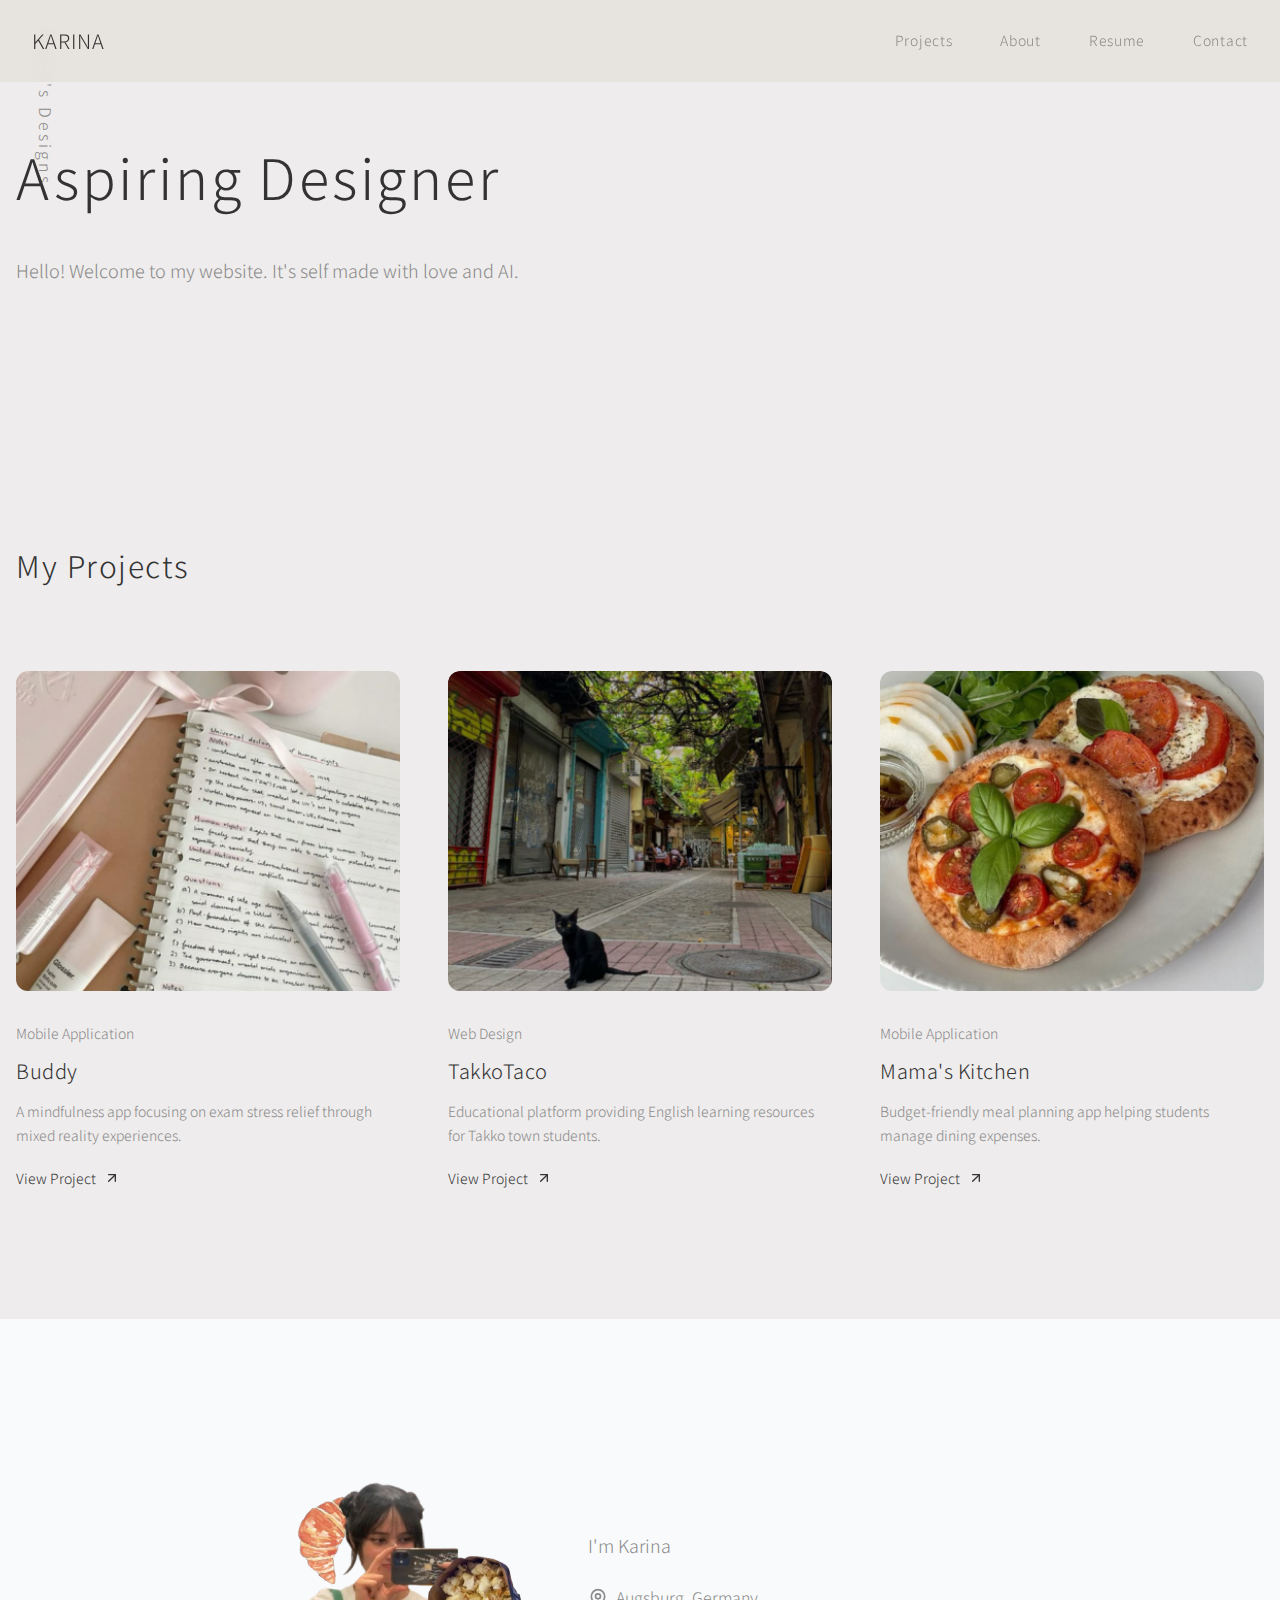
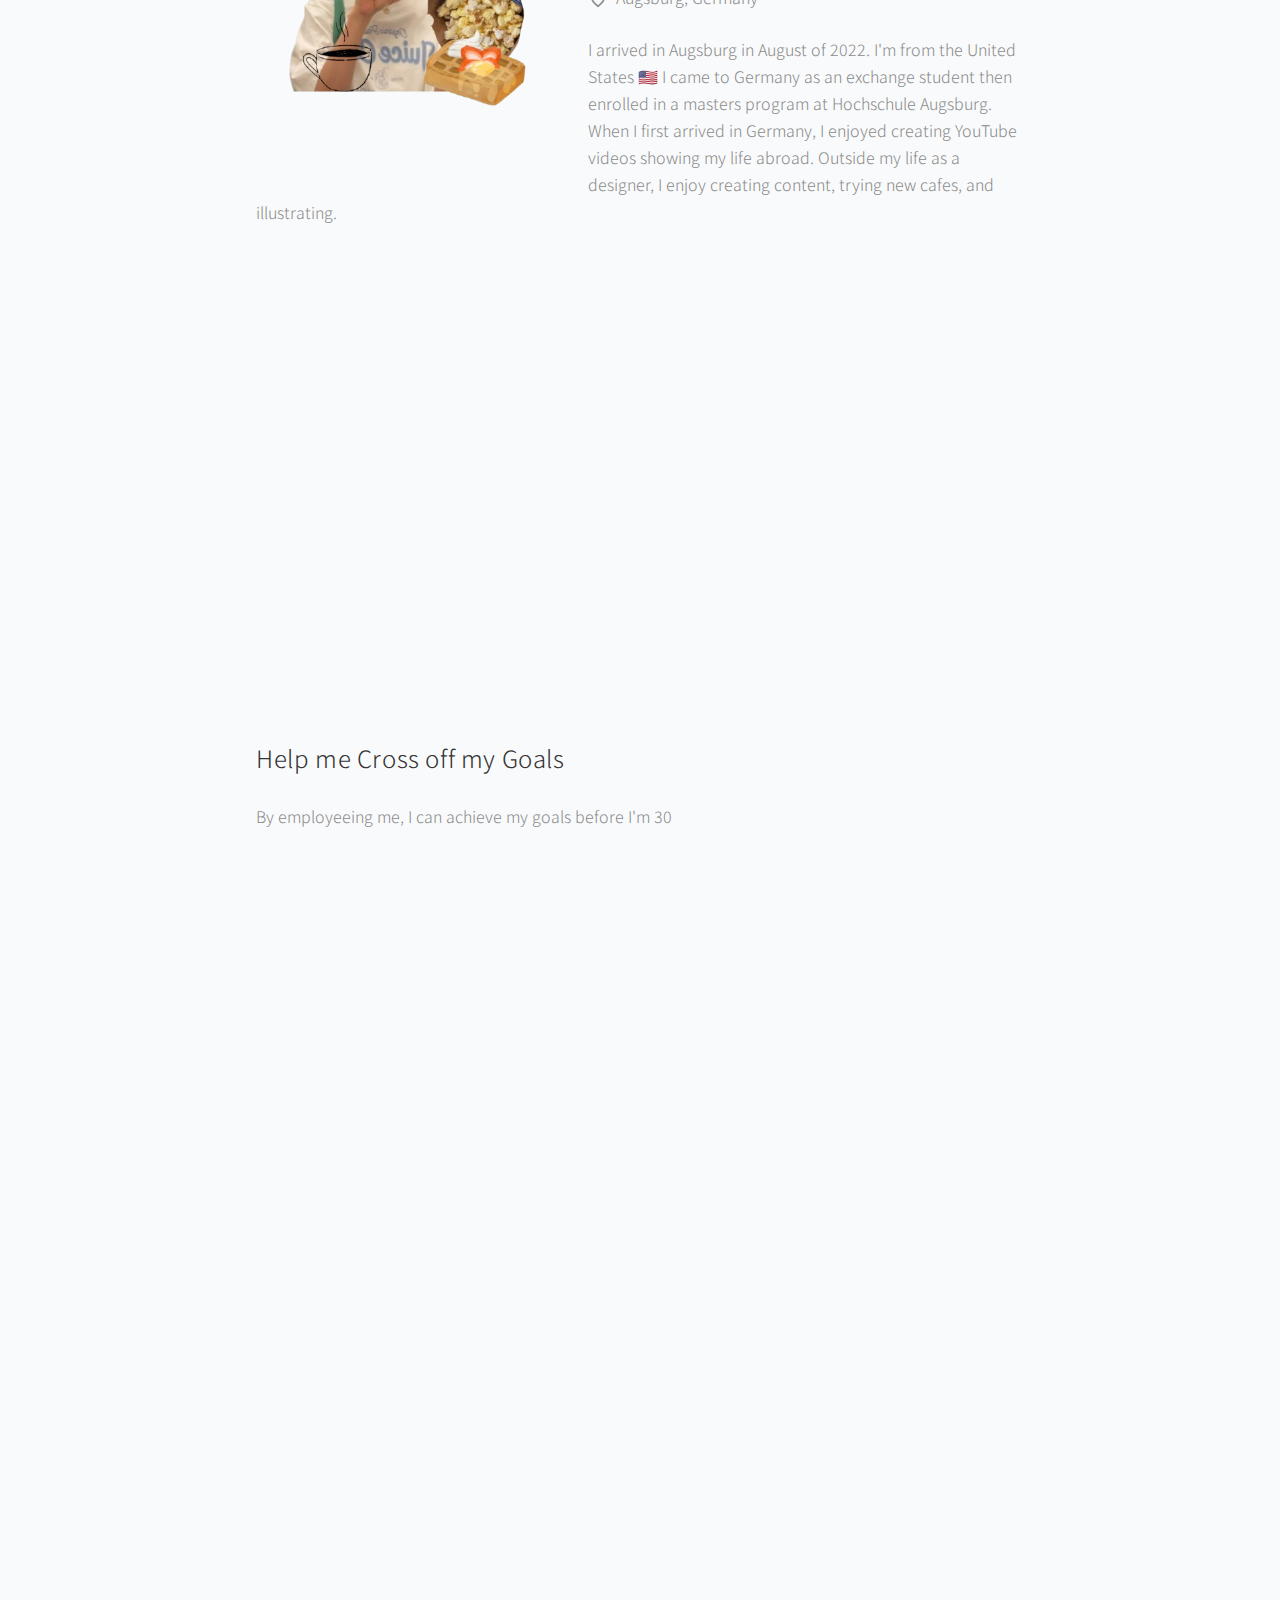
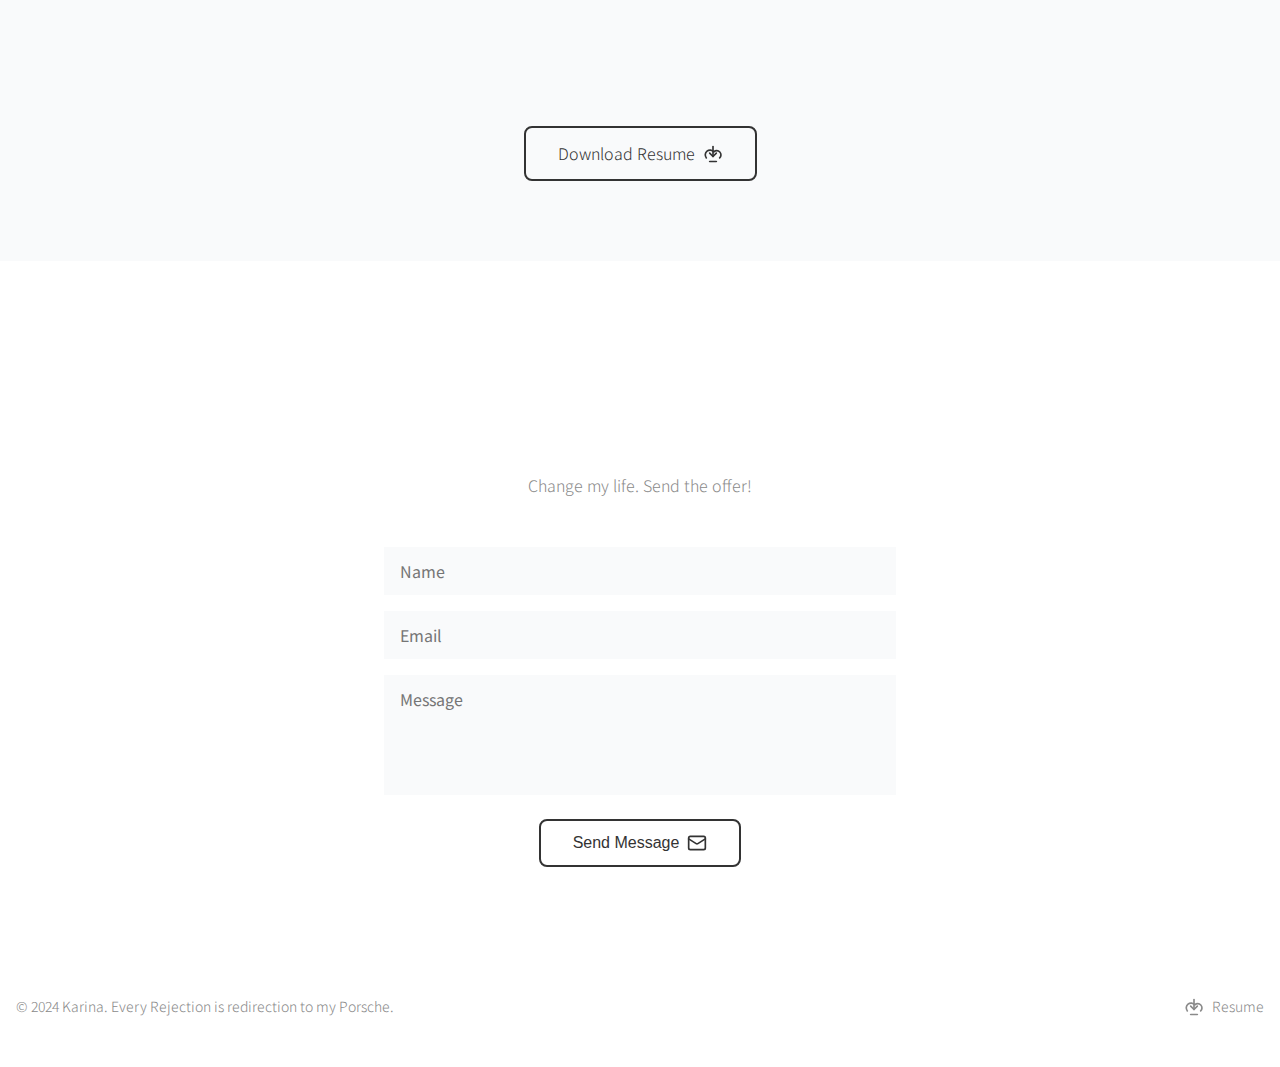
<file: index.html>
<!DOCTYPE html>
<html lang="en">
  <head>
    <meta charset="UTF-8" />
    <meta name="viewport" content="width=device-width, initial-scale=1.0" />
    <title>Karina's Portfolio</title>
    <link rel="stylesheet" href="styles.css" />
    <link
      href="https://fonts.googleapis.com/css2?family=Noto+Sans+JP:wght@300;400;500&display=swap"
      rel="stylesheet"
    />
  </head>
  <body>
    <!-- Navigation -->
    <nav class="navbar">
      <div class="navbar-container">
        <div class="logo">KARINA</div>

        <!-- Desktop Navigation -->
        <div class="desktop-nav">
          <a href="#portfolio" class="nav-link">Projects</a>
          <a href="#about" class="nav-link">About</a>
          <a href="#resume" class="nav-link">Resume</a>
          <a href="#contact" class="nav-link">Contact</a>
        </div>

        <!-- Mobile menu button -->
        <div class="mobile-menu-btn">
          <button id="menu-toggle">
            <svg
              id="menu-icon"
              xmlns="http://www.w3.org/2000/svg"
              width="24"
              height="24"
              viewBox="0 0 24 24"
              fill="none"
              stroke="currentColor"
              stroke-width="2"
              stroke-linecap="round"
              stroke-linejoin="round"
            >
              <line x1="4" x2="20" y1="12" y2="12" />
              <line x1="4" x2="20" y1="6" y2="6" />
              <line x1="4" x2="20" y1="18" y2="18" />
            </svg>
            <svg
              id="close-icon"
              class="hidden"
              xmlns="http://www.w3.org/2000/svg"
              width="24"
              height="24"
              viewBox="0 0 24 24"
              fill="none"
              stroke="currentColor"
              stroke-width="2"
              stroke-linecap="round"
              stroke-linejoin="round"
            >
              <path d="M18 6 6 18" />
              <path d="m6 6 12 12" />
            </svg>
          </button>
        </div>
      </div>

      <!-- Mobile Navigation -->
      <div id="mobile-nav" class="mobile-nav hidden">
        <div class="mobile-nav-container">
          <a href="#portfolio" class="nav-link">Projects</a>
          <a href="#about" class="nav-link">About</a>
          <a href="#resume" class="nav-link">Resume</a>
          <a href="#contact" class="nav-link">Contact</a>
        </div>
      </div>
    </nav>

    <main>
      <!-- Hero Section -->
      <section class="hero">
        <div class="vertical-text">Nena's Designs</div>

        <div class="hero-container">
          <div class="hero-content">
            <h1 class="hero-title">Aspiring Designer</h1>
            <p class="hero-description">
              Hello! Welcome to my website. It's self made with love and AI.
            </p>
          </div>
        </div>
      </section>

      <!-- Portfolio Section -->
      <section id="portfolio" class="portfolio">
        <div class="portfolio-container">
          <h2 class="section-title">My Projects</h2>

          <div class="projects-grid">
            <!-- Project 1 -->
            <div class="project-card">
              <div class="project-image-container">
                <img src="Buddy.png" alt="Buddy App" class="project-image" />
              </div>
              <div class="project-info">
                <div class="project-category">Mobile Application</div>
                <h3 class="project-title">Buddy</h3>
                <p class="project-description">
                  A mindfulness app focusing on exam stress relief through mixed
                  reality experiences.
                </p>
                <a href="buddy.html" class="project-link">
                  View Project
                  <svg
                    xmlns="http://www.w3.org/2000/svg"
                    width="16"
                    height="16"
                    viewBox="0 0 24 24"
                    fill="none"
                    stroke="currentColor"
                    stroke-width="2"
                    stroke-linecap="round"
                    stroke-linejoin="round"
                  >
                    <path d="M7 17 17 7" />
                    <path d="M7 7h10v10" />
                  </svg>
                </a>
              </div>
            </div>

            <!-- Project 2 -->
            <div class="project-card">
              <div class="project-image-container">
                <img
                  src="TakkoTaco.png"
                  alt="TakkoTaco"
                  class="project-image"
                />
                <!--<div class="project-year"></div>-->
              </div>
              <div class="project-info">
                <div class="project-category">Web Design</div>
                <h3 class="project-title">TakkoTaco</h3>
                <p class="project-description">
                  Educational platform providing English learning resources for
                  Takko town students.
                </p>
                <a href="https://takkotaco.com/" class="project-link">
                  View Project
                  <svg
                    xmlns="http://www.w3.org/2000/svg"
                    width="16"
                    height="16"
                    viewBox="0 0 24 24"
                    fill="none"
                    stroke="currentColor"
                    stroke-width="2"
                    stroke-linecap="round"
                    stroke-linejoin="round"
                  >
                    <path d="M7 17 17 7" />
                    <path d="M7 7h10v10" />
                  </svg>
                </a>
              </div>
            </div>

            <!-- Project 3 -->
            <div class="project-card">
              <div class="project-image-container">
                <img
                  src="Food.png"
                  alt="Mama's Kitchen"
                  class="project-image"
                />
              </div>
              <div class="project-info">
                <div class="project-category">Mobile Application</div>
                <h3 class="project-title">Mama's Kitchen</h3>
                <p class="project-description">
                  Budget-friendly meal planning app helping students manage
                  dining expenses.
                </p>
                <a href="mamas.html" class="project-link">
                  View Project
                  <svg
                    xmlns="http://www.w3.org/2000/svg"
                    width="16"
                    height="16"
                    viewBox="0 0 24 24"
                    fill="none"
                    stroke="currentColor"
                    stroke-width="2"
                    stroke-linecap="round"
                    stroke-linejoin="round"
                  >
                    <path d="M7 17 17 7" />
                    <path d="M7 7h10v10" />
                  </svg>
                </a>
              </div>
            </div>
          </div>
        </div>
      </section>

      <!-- About Section -->
      <!--  <section id="about" class="about">
      <div class="about-container">
        <div class="about-content">
          <h2 class="section-title">About Me</h2>
          
          <div class="about-text">-->
      <section id="about" class="about">
        <div class="about-container">
          <div class="about-content">
            <div class="about-header">
              <img src="Hobby.png" alt="Hobbies" class="about-image" />
              <h2 class="section-title">About Me</h2>
            </div>

            <div class="about-text">
              <p class="about-intro">I'm Karina</p>

              <div class="location">
                <svg
                  xmlns="http://www.w3.org/2000/svg"
                  width="20"
                  height="20"
                  viewBox="0 0 24 24"
                  fill="none"
                  stroke="currentColor"
                  stroke-width="2"
                  stroke-linecap="round"
                  stroke-linejoin="round"
                >
                  <path d="M20 10c0 6-8 12-8 12s-8-6-8-12a8 8 0 0 1 16 0Z" />
                  <circle cx="12" cy="10" r="3" />
                </svg>
                <span>Augsburg, Germany</span>
              </div>

              <p>
                I arrived in Augsburg in August of 2022. I'm from the United
                States 🇺🇸 I came to Germany as an exchange student then enrolled
                in a masters program at Hochschule Augsburg.
              </p>

              <p>
                When I first arrived in Germany, I enjoyed creating YouTube
                videos showing my life abroad. Outside my life as a designer, I
                enjoy creating content, trying new cafes, and illustrating.
              </p>

              <!-- YouTube Video Embed -->
              <div class="video-container">
                <iframe
                  width="560"
                  height="315"
                  src="https://www.youtube.com/embed/FyZ2uKQEQmI"
                  title="YouTube video player"
                  frameborder="0"
                  allow="accelerometer; autoplay; clipboard-write; encrypted-media; gyroscope; picture-in-picture"
                  allowfullscreen
                >
                </iframe>
              </div>

              <div class="goals-section">
                <h3 class="goals-title">Help me Cross off my Goals</h3>
                <p>By employeeing me, I can achieve my goals before I'm 30</p>

                <div class="goals-grid">
                  <!-- Life Goals -->
                  <div class="goals-card">
                    <h4 class="goals-category">Life</h4>
                    <ul class="goals-list">
                      <li>Get my own Apartment</li>
                      <li>Get German drivers license</li>
                      <li>Get a job in my field</li>
                      <li>Visit home</li>
                    </ul>
                  </div>

                  <!-- Travel Goals -->
                  <div class="goals-card">
                    <h4 class="goals-category">Travel</h4>
                    <ul class="goals-list">
                      <li>Paris</li>
                      <li>Prague</li>
                      <li>Italy</li>
                      <li>Southern France</li>
                      <li>Amsterdam</li>
                      <li>Portugal</li>
                      <li>Spain</li>
                    </ul>
                  </div>

                  <!-- Creativity Goals -->
                  <div class="goals-card">
                    <h4 class="goals-category">Creativity</h4>
                    <ul class="goals-list">
                      <li>Make videos</li>
                      <li>Paint more</li>
                    </ul>
                  </div>

                  <!-- Fitness Goals -->
                  <div class="goals-card">
                    <h4 class="goals-category">Fitness</h4>
                    <ul class="goals-list">
                      <li>Do 15 Pushups</li>
                      <li>Do 30 pushups</li>
                      <li>Join a gym</li>
                    </ul>
                  </div>
                </div>
              </div>
            </div>
          </div>
        </div>
      </section>

      <!-- Resume Section -->
      <section id="resume" class="resume">
        <div class="resume-container">
          <h2 class="section-title">Resume</h2>
          <a href="KarinaCv.pdf" class="download-btn">
            Download Resume
            <svg
              xmlns="http://www.w3.org/2000/svg"
              width="20"
              height="20"
              viewBox="0 0 24 24"
              fill="none"
              stroke="currentColor"
              stroke-width="2"
              stroke-linecap="round"
              stroke-linejoin="round"
            >
              <path d="M12 3v12" />
              <path d="m8 11 4 4 4-4" />
              <path d="M8 21h8" />
              <path d="M20 16.7a5 5 0 0 0-7-7.3A5 5 0 1 0 4 16.7" />
            </svg>
          </a>
        </div>
      </section>

      <!-- Contact Section -->
      <section id="contact" class="contact">
        <div class="contact-container">
          <h2 class="section-title">Get in Touch</h2>
          <p class="contact-description">Change my life. Send the offer!</p>

          <form class="contact-form">
            <div class="form-fields">
              <input type="text" placeholder="Name" class="form-input" />
              <input type="email" placeholder="Email" class="form-input" />
              <textarea
                placeholder="Message"
                rows="4"
                class="form-textarea"
              ></textarea>
            </div>
            <div class="form-submit">
              <button type="submit" class="submit-btn">
                Send Message
                <svg
                  xmlns="http://www.w3.org/2000/svg"
                  width="20"
                  height="20"
                  viewBox="0 0 24 24"
                  fill="none"
                  stroke="currentColor"
                  stroke-width="2"
                  stroke-linecap="round"
                  stroke-linejoin="round"
                >
                  <rect width="20" height="16" x="2" y="4" rx="2" />
                  <path d="m22 7-8.97 5.7a1.94 1.94 0 0 1-2.06 0L2 7" />
                </svg>
              </button>
            </div>
          </form>
        </div>
      </section>
    </main>

    <!-- Footer -->
    <footer class="footer">
      <div class="footer-container">
        <div class="copyright">
          © 2024 Karina. Every Rejection is redirection to my Porsche.
        </div>
        <!-- <div class="social-links">
        <a href="#" class="social-link">
          <svg xmlns="http://www.w3.org/2000/svg" width="20" height="20" viewBox="0 0 24 24" fill="none" stroke="currentColor" stroke-width="2" stroke-linecap="round" stroke-linejoin="round"><path d="M15 22v-4a4.8 4.8 0 0 0-1-3.5c3 0 6-2 6-5.5.08-1.25-.27-2.48-1-3.5.28-1.15.28-2.35 0-3.5 0 0-1 0-3 1.5-2.64-.5-5.36-.5-8 0C6 2 5 2 5 2c-.3 1.15-.3 2.35 0 3.5A5.403 5.403 0 0 0 4 9c0 3.5 3 5.5 6 5.5-.39.49-.68 1.05-.85 1.65-.17.6-.22 1.23-.15 1.85v4"/><path d="M9 18c-4.51 2-5-2-7-2"/></svg>
        </a>
        <a href="#" class="social-link">
          <svg xmlns="http://www.w3.org/2000/svg" width="20" height="20" viewBox="0 0 24 24" fill="none" stroke="currentColor" stroke-width="2" stroke-linecap="round" stroke-linejoin="round"><path d="M16 8a6 6 0 0 1 6 6v7h-4v-7a2 2 0 0 0-2-2 2 2 0 0 0-2 2v7h-4v-7a6 6 0 0 1 6-6z"/><rect width="4" height="12" x="2" y="9"/><circle cx="4" cy="4" r="2"/></svg>
        </a>
        <a href="#" class="social-link">
          <svg xmlns="http://www.w3.org/2000/svg" width="20" height="20" viewBox="0 0 24 24" fill="none" stroke="currentColor" stroke-width="2" stroke-linecap="round" stroke-linejoin="round"><rect width="20" height="16" x="2" y="4" rx="2"/><path d="m22 7-8.97 5.7a1.94 1.94 0 0 1-2.06 0L2 7"/></svg>
        </a> -->
        <a href="/KarinaCv.pdf" class="social-link resume-link">
          <svg
            xmlns="http://www.w3.org/2000/svg"
            width="20"
            height="20"
            viewBox="0 0 24 24"
            fill="none"
            stroke="currentColor"
            stroke-width="2"
            stroke-linecap="round"
            stroke-linejoin="round"
          >
            <path d="M12 3v12" />
            <path d="m8 11 4 4 4-4" />
            <path d="M8 21h8" />
            <path d="M20 16.7a5 5 0 0 0-7-7.3A5 5 0 1 0 4 16.7" />
          </svg>
          <span>Resume</span>
        </a>
      </div>
    </footer>

    <script src="script.js"></script>
  </body>
</html>
</file>
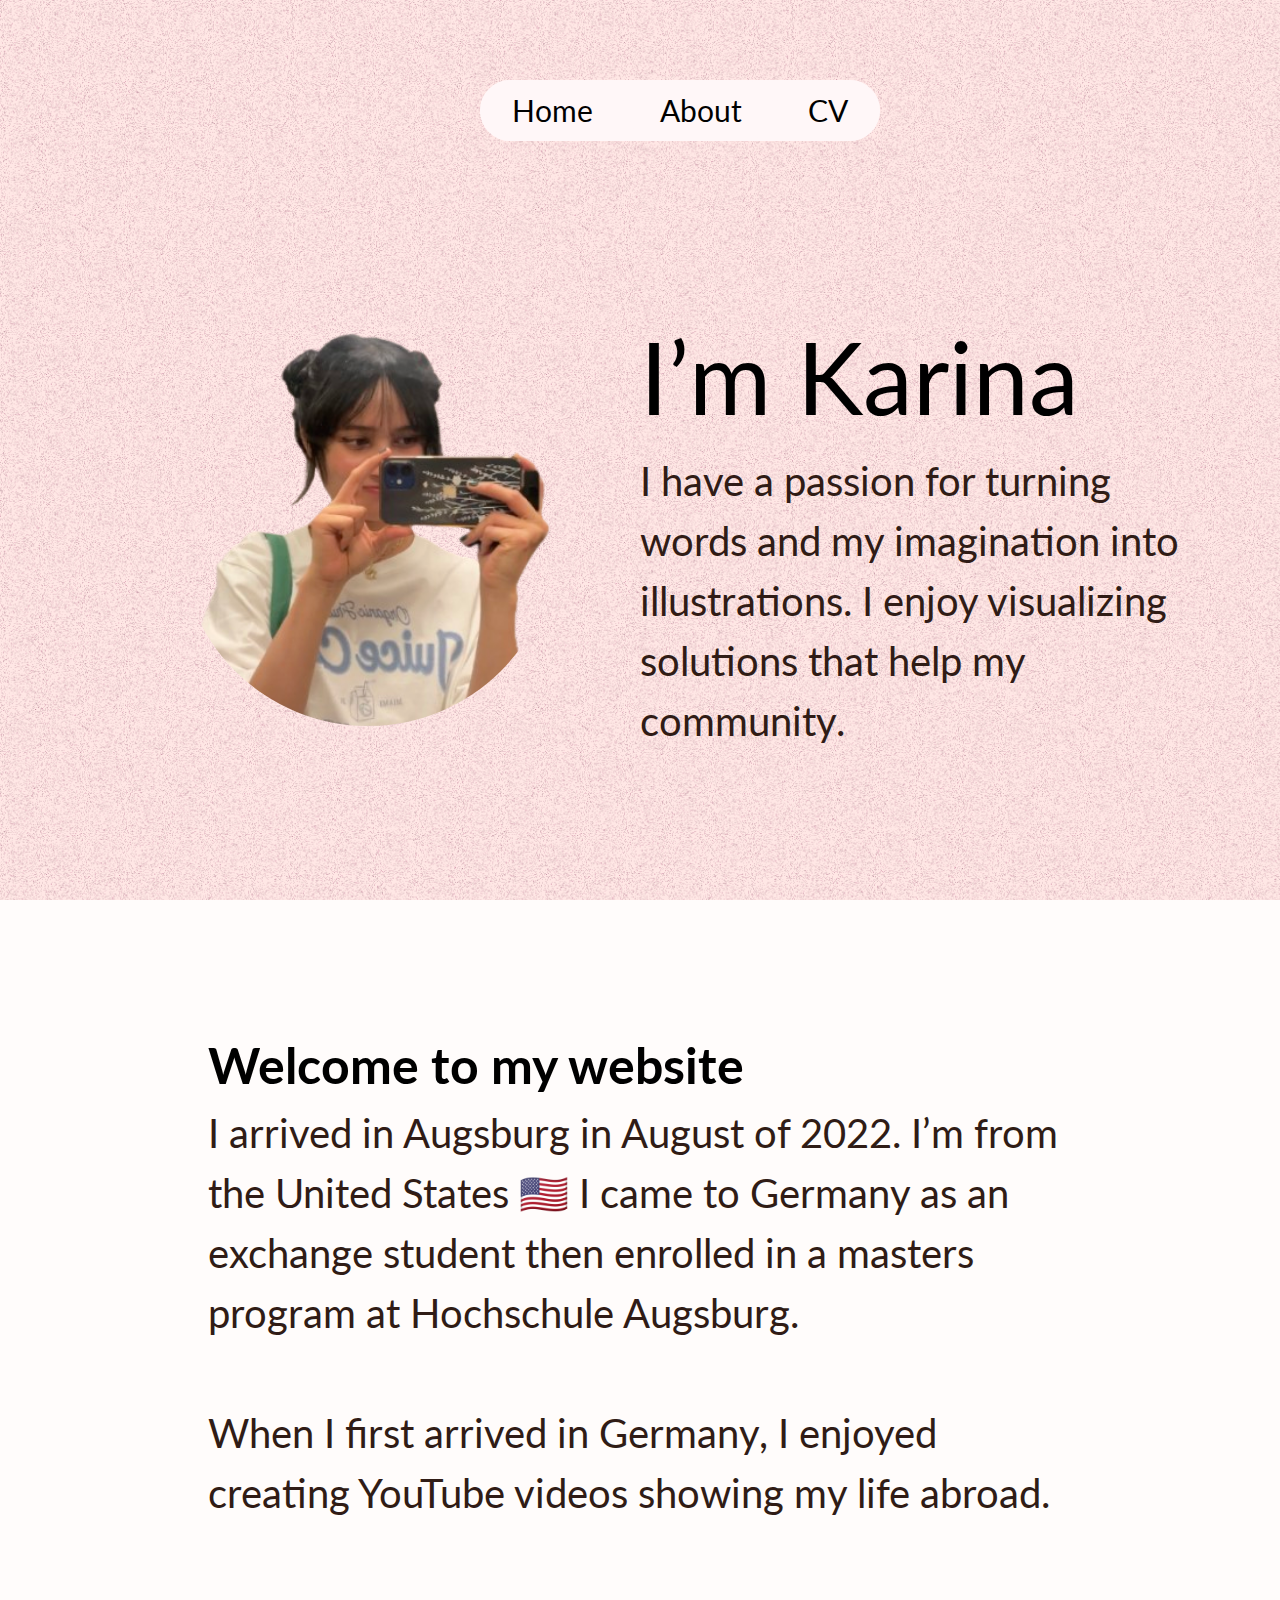
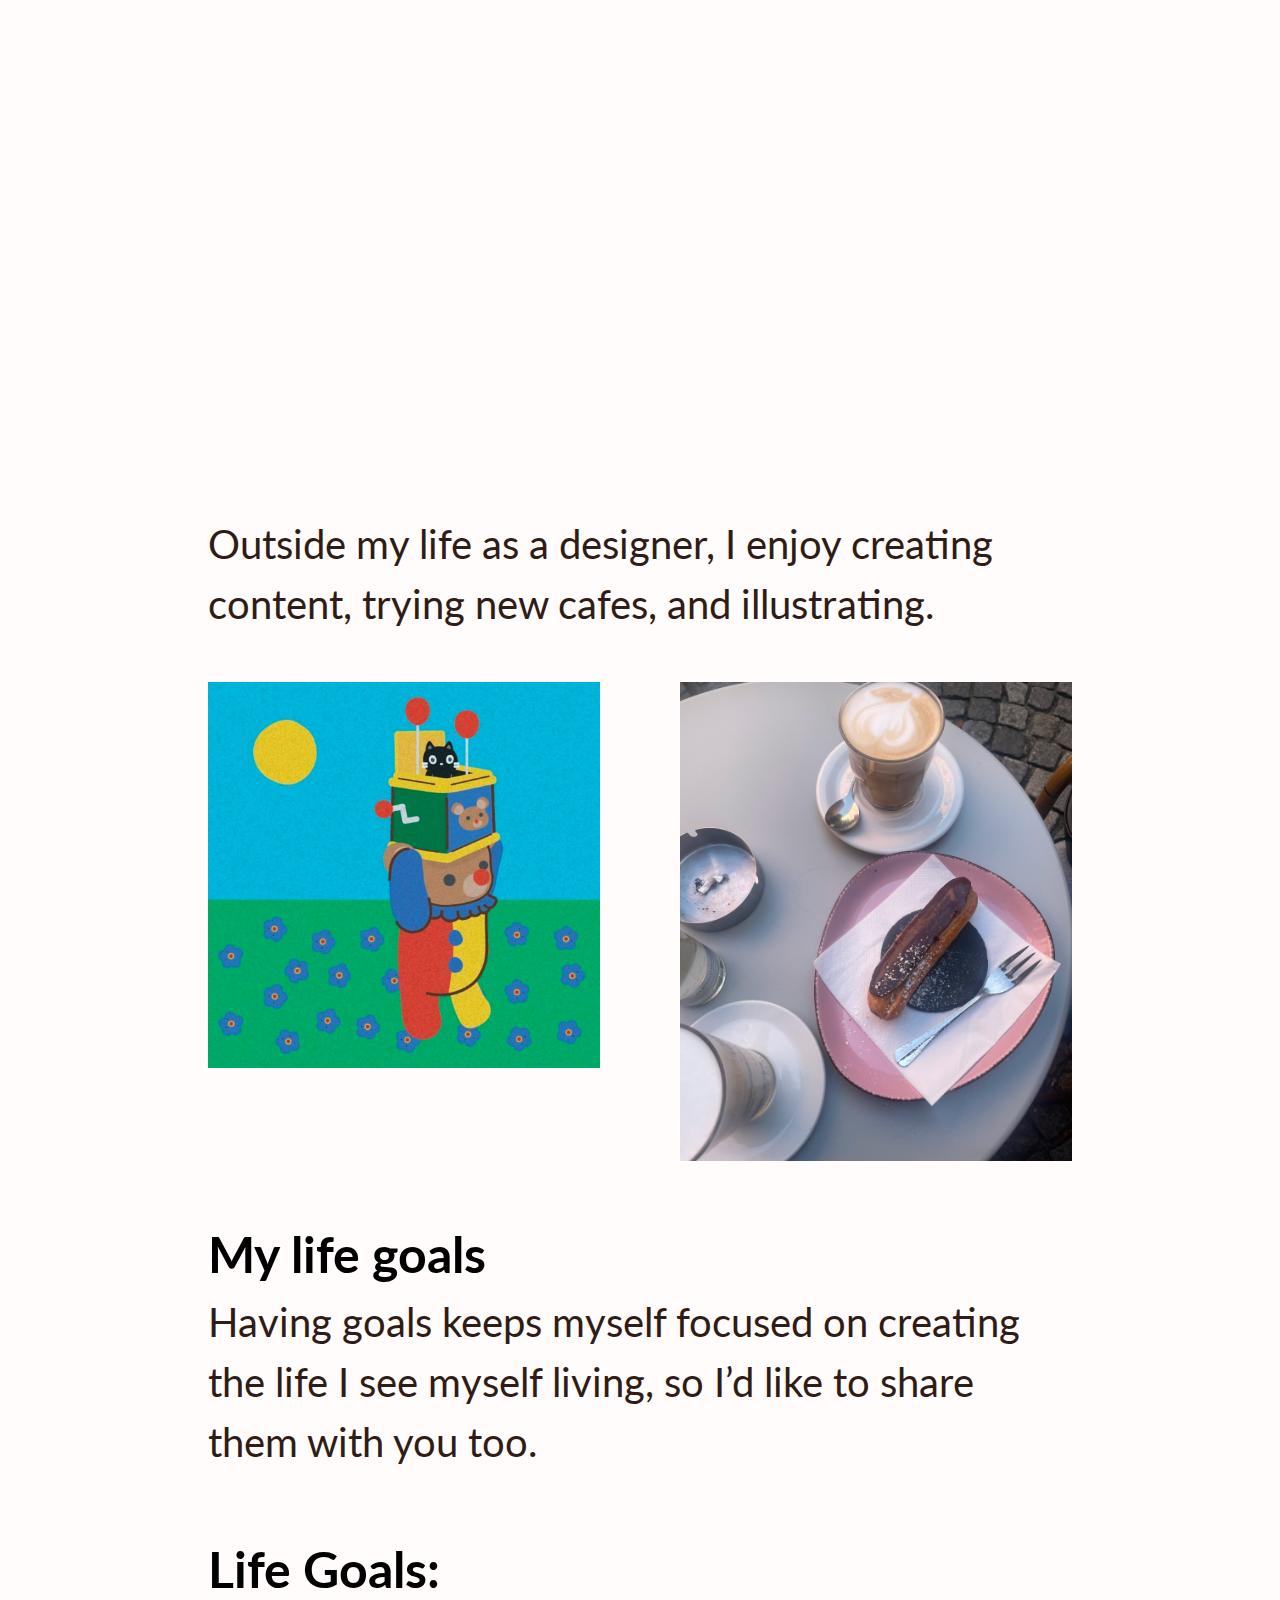
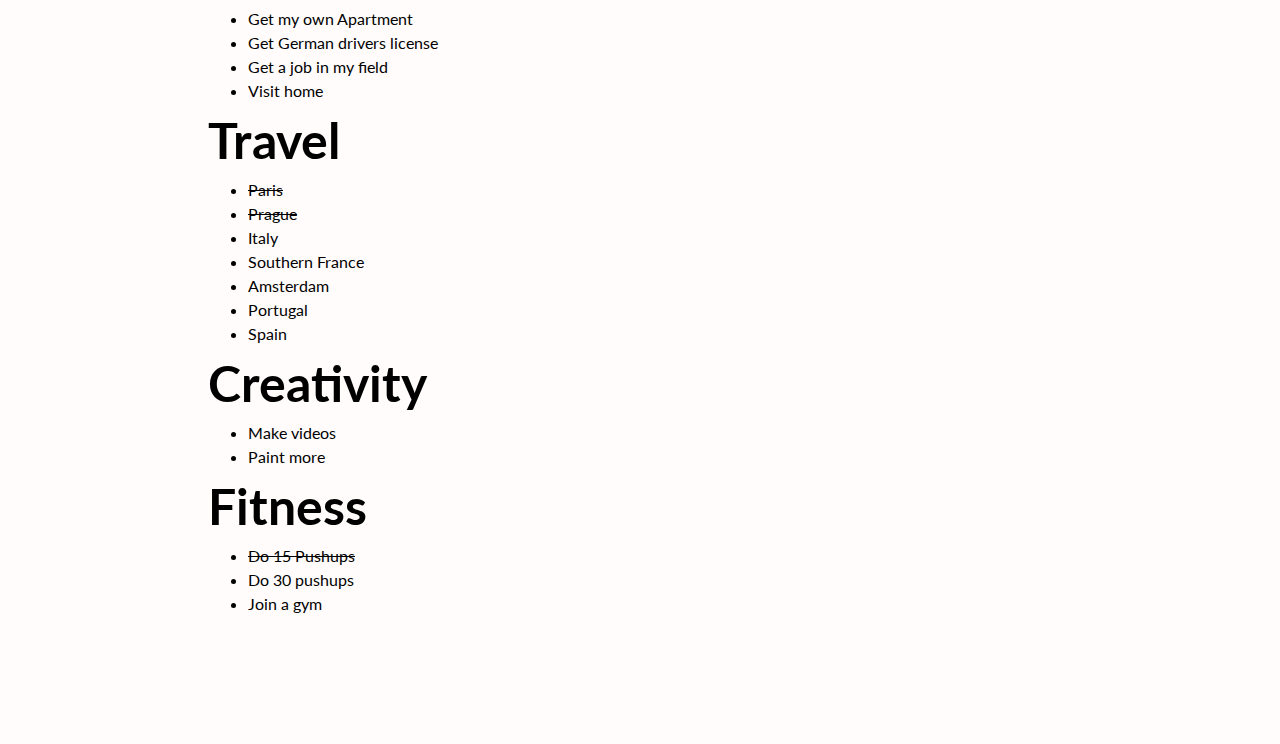
<file: about.html>
<!DOCTYPE html>
<html lang="en">
  <head>
    <meta charset="utf-8" />
    <meta name="viewport" content="width=device-width, initial-scale=1" />

    <link rel="stylesheet" href="index.css" />

    <link rel="preconnect" href="https://fonts.googleapis.com" />
    <link rel="preconnect" href="https://fonts.gstatic.com" crossorigin />
    <link
      href="https://fonts.googleapis.com/css2?family=Lato:ital,wght@0,100;0,300;0,400;0,700;0,900;1,100;1,300;1,400;1,700;1,900&display=swap"
      rel="stylesheet"
    />
    <script src="https://code.jquery.com/jquery-3.6.0.min.js"></script>
    <script src="index.js"></script>
  </head>
  <body>
    <div id="homePage">
      <div class="homePageSection1">
        <div id="navBar">
          <a href="index.html"
            ><button type="button" class="homeNavBarButton">Home</button></a
          >
          <a href="index2.html"
            ><button type="button" class="homeNavBarButton">About</button></a
          >
          <a href="cv.html"
            ><button type="button" class="homeNavBarButton">CV</button></a
          >
        </div>

        <div id="homePageAboutTop">
          <div id="homePageAboutTopLeft">
            <img
              src="docs/assets/images/homePage/about/aboutPageTop Background Removed.png"
              alt="Karina"
            />
          </div>
          <div id="homePageAboutTopRight">
            <h1>I’m Karina</h1>
            <p>
              I have a passion for turning words and my imagination into
              illustrations. I enjoy visualizing solutions that help my
              community.
            </p>
          </div>
        </div>
      </div>
      <div id="homePageHomeSection2">
        <h1>Welcome to my website</h1>
        <p>
          I arrived in Augsburg in August of 2022. I’m from the United States 🇺🇸
          I came to Germany as an exchange student then enrolled in a masters
          program at Hochschule Augsburg.
        </p>
        <p>
          <br />
          When I first arrived in Germany, I enjoyed creating YouTube videos
          showing my life abroad.
        </p>

        <iframe
          id="homePageHomeSection2Video"
          src="https://www.youtube.com/embed/FyZ2uKQEQmI"
          title="Trying to Reinvent my Closet"
          frameborder="0"
          allow="accelerometer; autoplay; clipboard-write; encrypted-media; gyroscope; picture-in-picture; web-share"
          referrerpolicy="strict-origin-when-cross-origin"
          allowfullscreen
        ></iframe>

        <p>
          Outside my life as a designer, I enjoy creating content, trying new
          cafes, and illustrating.
        </p>
        <div id="homePageHomeSection2SidebysideImages">
          <div id="homePageHomeSection2SidebysideImagesLeft">
            <img
              src="docs/assets/images/homePage/about/aboutMeBear.png"
              alt="Karina"
            />
          </div>
          <div id="homePageHomeSection2SidebysideImagesRight">
            <img
              src="docs/assets/images/homePage/about/aboutMeFood.png"
              alt="Karina"
            />
          </div>
        </div>
        <h1>My life goals</h1>
        <p>
          Having goals keeps myself focused on creating the life I see myself
          living, so I’d like to share them with you too.
          <br /><br />
        </p>
        <h1>Life Goals:</h1>
        <ul>
          <li>Get my own Apartment</li>
          <li>Get German drivers license</li>
          <li>Get a job in my field</li>
          <li>Visit home</li>
        </ul>
        <h1>Travel</h1>
        <ul>
          <li class="compltedGoal">Paris</li>
          <li class="compltedGoal">Prague</li>
          <li>Italy</li>
          <li>Southern France</li>
          <li>Amsterdam</li>
          <li>Portugal</li>
          <li>Spain</li>
        </ul>
        <h1>Creativity</h1>
        <ul>
          <li>Make videos</li>
          <li>Paint more</li>
        </ul>
        <h1>Fitness</h1>
        <ul>
          <li class="compltedGoal">Do 15 Pushups</li>
          <li>Do 30 pushups</li>
          <li>Join a gym</li>
        </ul>
      </div>
    </div>
  </body>
</html>
</file>
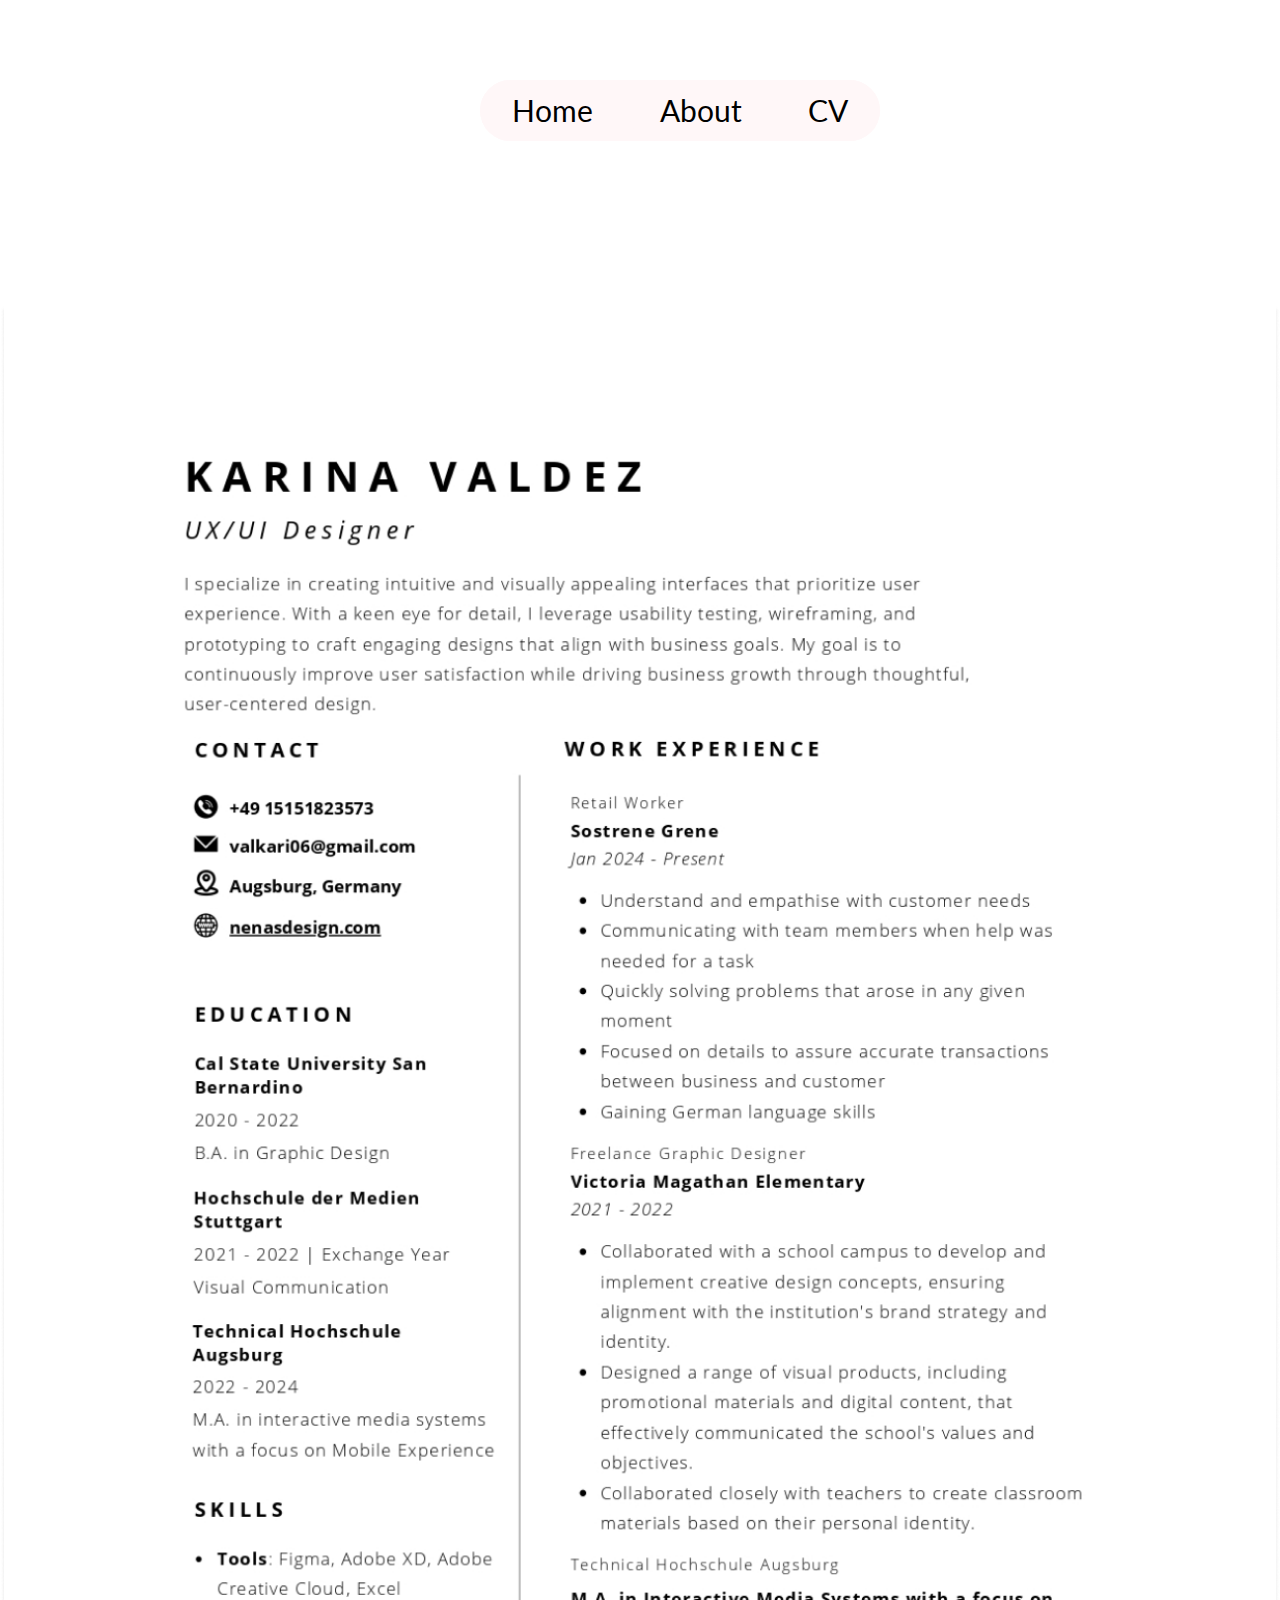
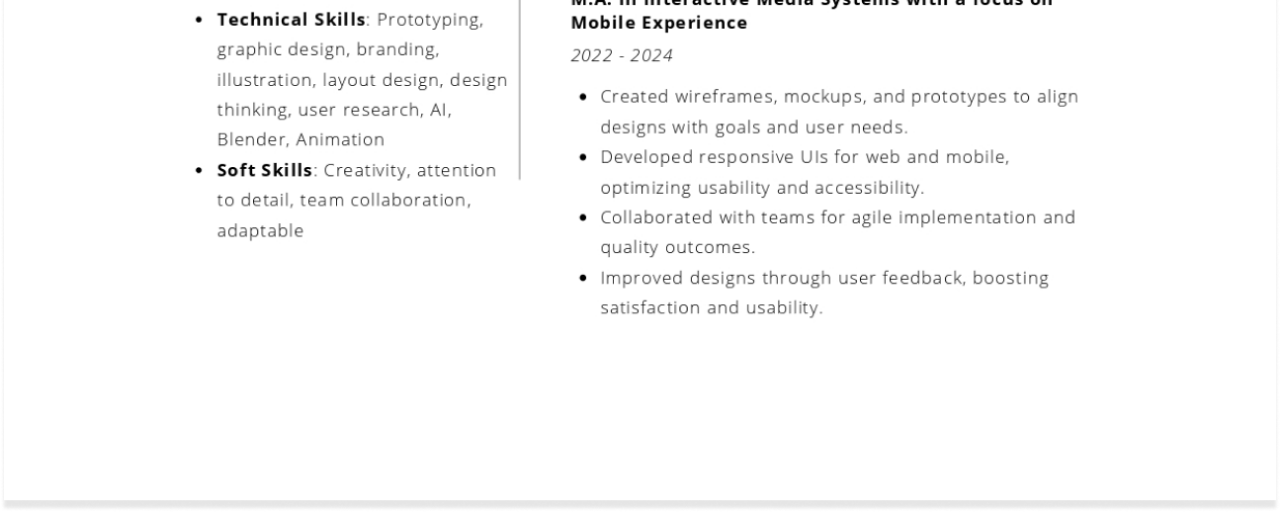
<file: cv.html>
<!DOCTYPE html>
<html lang="en">
  <head>
    <meta charset="utf-8" />
    <meta name="viewport" content="width=device-width, initial-scale=1" />

    <link rel="stylesheet" href="index.css" />

    <link rel="preconnect" href="https://fonts.googleapis.com" />
    <link rel="preconnect" href="https://fonts.gstatic.com" crossorigin />
    <link
      href="https://fonts.googleapis.com/css2?family=Lato:ital,wght@0,100;0,300;0,400;0,700;0,900;1,100;1,300;1,400;1,700;1,900&display=swap"
      rel="stylesheet"
    />
    <script src="https://code.jquery.com/jquery-3.6.0.min.js"></script>
    <script src="index.js"></script>
  </head>
  <body>
    <div id="cvPage">
      <div class="homePageSection1">
        <div id="navBar">
          <a href="index.html"
            ><button type="button" class="homeNavBarButton">Home</button></a
          >
          <a href="index2.html"
            ><button type="button" class="homeNavBarButton">About</button></a
          >
          <a href="cv.html"
            ><button type="button" class="homeNavBarButton">CV</button></a
          >
        </div>

        <div class="pdfContainer">
          <img src="docs/assets/images/homePage/cv/cv.png" alt="doggy" />
        </div>
      </div>
    </div>
  </body>
</html>
</file>
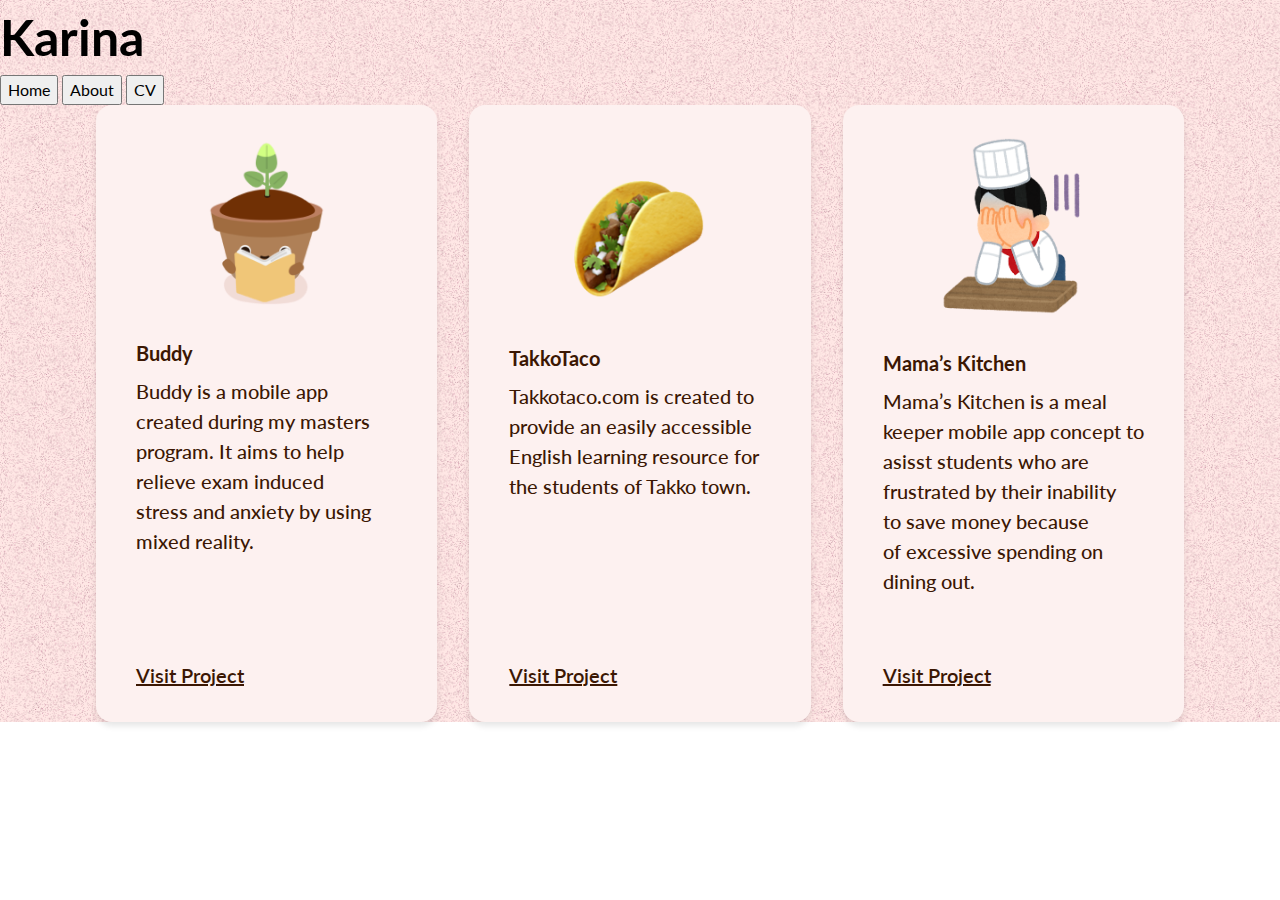
<file: index_old.html>
<!DOCTYPE html>
<html lang="en">
  <head>
    <meta charset="utf-8" />
    <meta name="viewport" content="width=device-width, initial-scale=1" />

    <link rel="stylesheet" href="index.css" />

    <link rel="preconnect" href="https://fonts.googleapis.com" />
    <link rel="preconnect" href="https://fonts.gstatic.com" crossorigin />
    <link
      href="https://fonts.googleapis.com/css2?family=Lato:ital,wght@0,100;0,300;0,400;0,700;0,900;1,100;1,300;1,400;1,700;1,900&display=swap"
      rel="stylesheet"
    />
    <script src="https://code.jquery.com/jquery-3.6.0.min.js"></script>
    <script src="index.js"></script>
  </head>
  <body>
    <div id="homePage">
      <div id="homePageHeader">
        <div id="homePageTitle"><h1>Karina</h1></div>
        <div id="navBarHome">
          <a href="index.html"
            ><button type="button" class="homeNavBarButton">Home</button></a
          >
          <a href="about.html"
            ><button type="button" class="homeNavBarButton">About</button></a
          >
          <a href="cv.html"
            ><button type="button" class="homeNavBarButton">CV</button></a
          >
        </div>
      </div>

      <div id="portfolioCardContainer">
        <div class="portfolioCard">
          <div class="portfolioCardImageContainer">
            <img
              src="docs/assets/images/homePage/home/plant.png"
              alt="Project Image"
            />
          </div>
          <div class="portfolioCardTextContainer">
            <h5>Buddy</h5>
            <p>
              Buddy is a mobile app created during my masters program. It aims
              to help relieve exam induced stress and anxiety by using mixed
              reality.
            </p>
          </div>

          <a href="buddy.html">Visit Project</a>
        </div>
        <div class="portfolioCard">
          <div class="portfolioCardImageContainer">
            <img
              src="docs/assets/images/homePage/home/taco.png"
              alt="Project Image"
            />
          </div>
          <div class="portfolioCardTextContainer">
            <h5>TakkoTaco</h5>
            <p>
              Takkotaco.com is created to provide an easily accessible English
              learning resource for the students of Takko town. 
            </p>
          </div>

          <a href="takko.html">Visit Project</a>
        </div>
        <div class="portfolioCard">
          <div class="portfolioCardImageContainer">
            <img
              src="docs/assets/images/homePage/home/cooking.png"
              alt="Project Image"
            />
          </div>
          <div class="portfolioCardTextContainer">
            <h5>Mama’s Kitchen</h5>
            <p>
              Mama’s Kitchen is a meal keeper mobile app concept to asisst
              students who are frustrated by their inability to save money
              because of excessive spending on dining out.
            </p>
          </div>
          <a href="mamas.html">Visit Project</a>
        </div>
      </div>
    </div>
  </body>
</html>
</file>
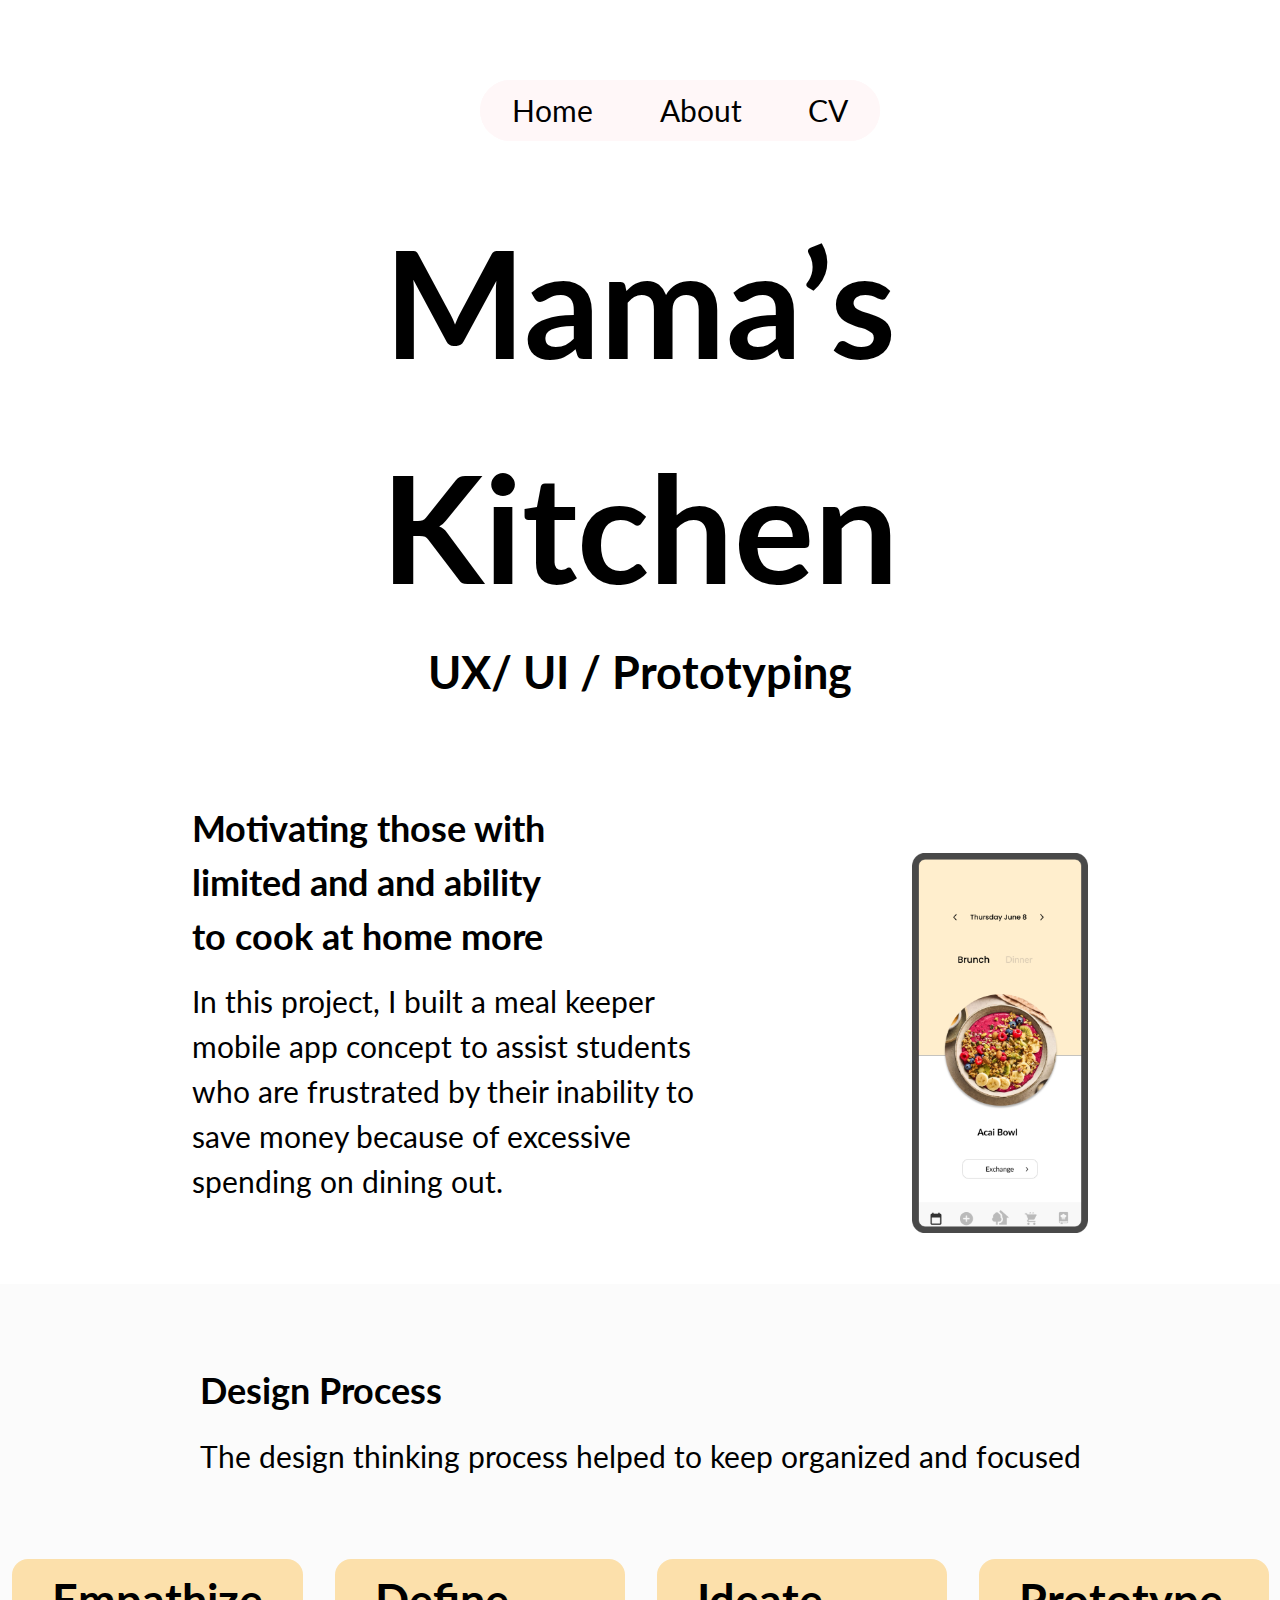
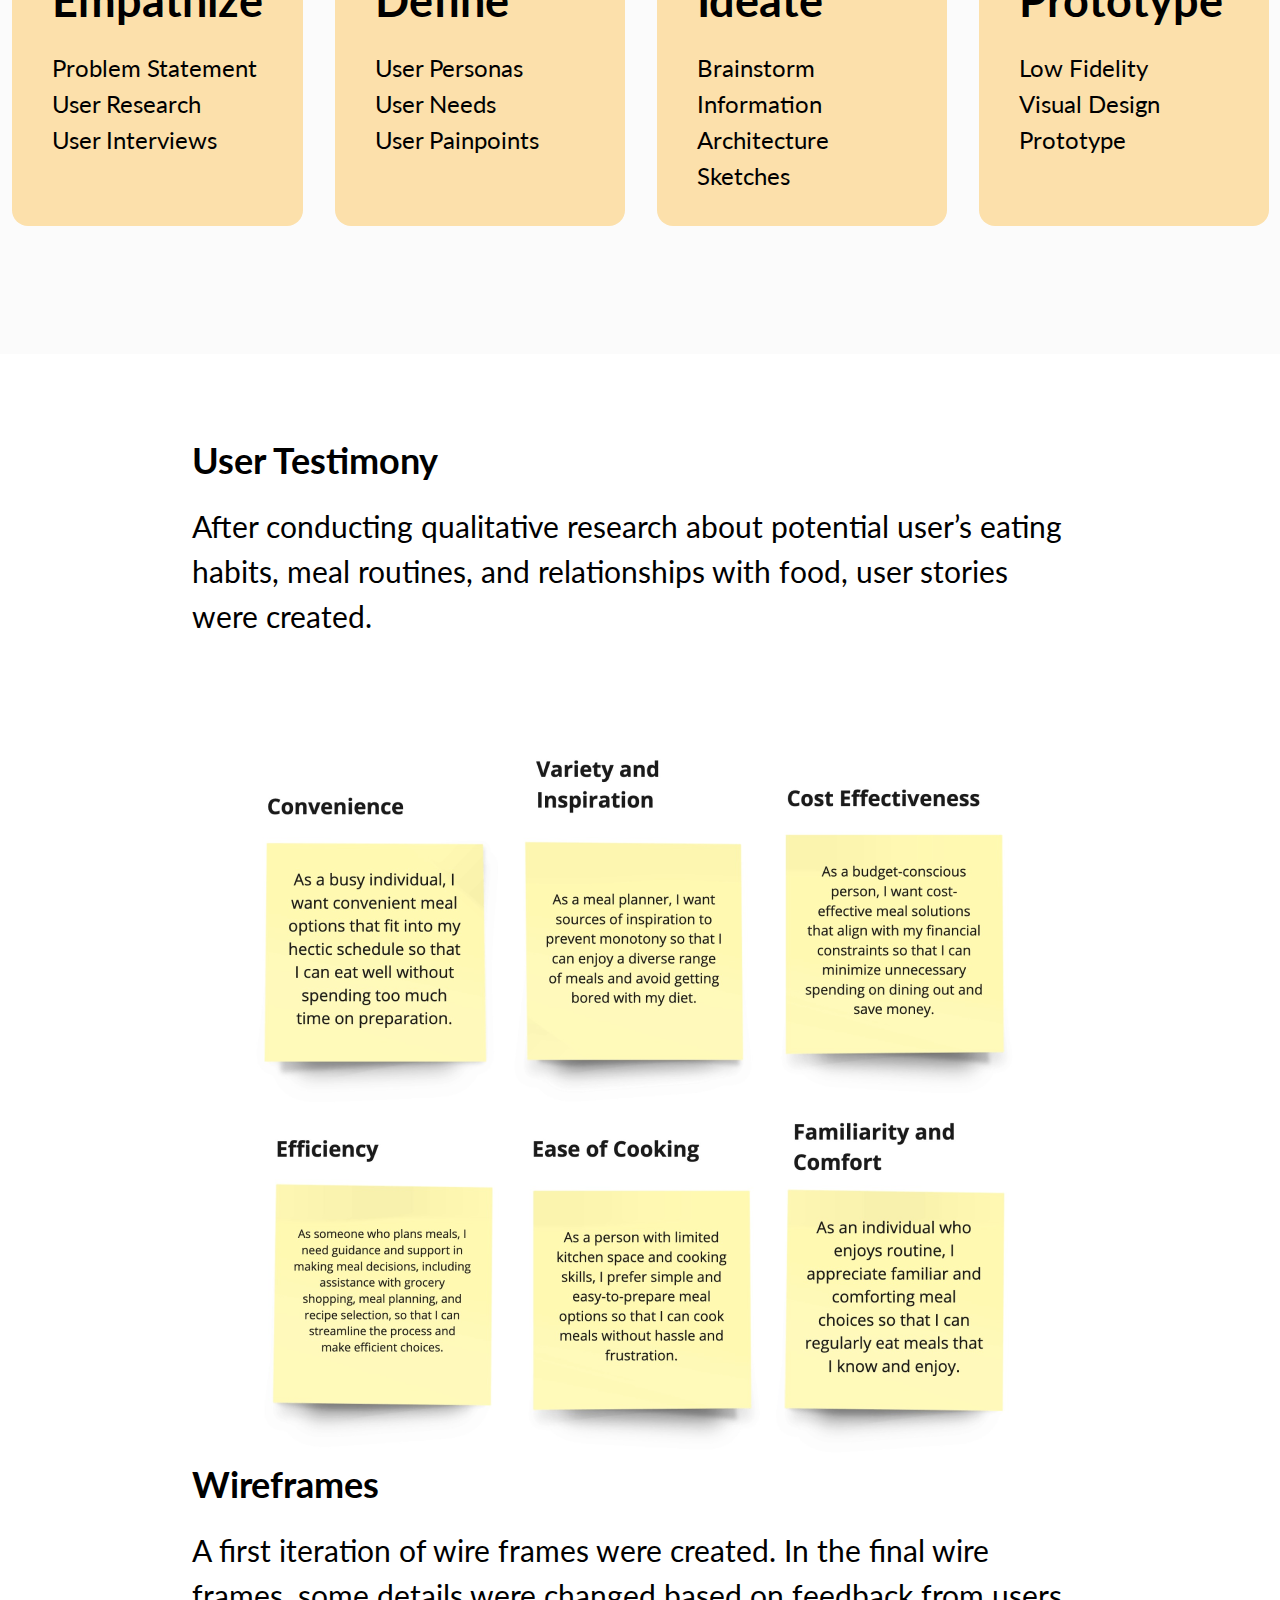
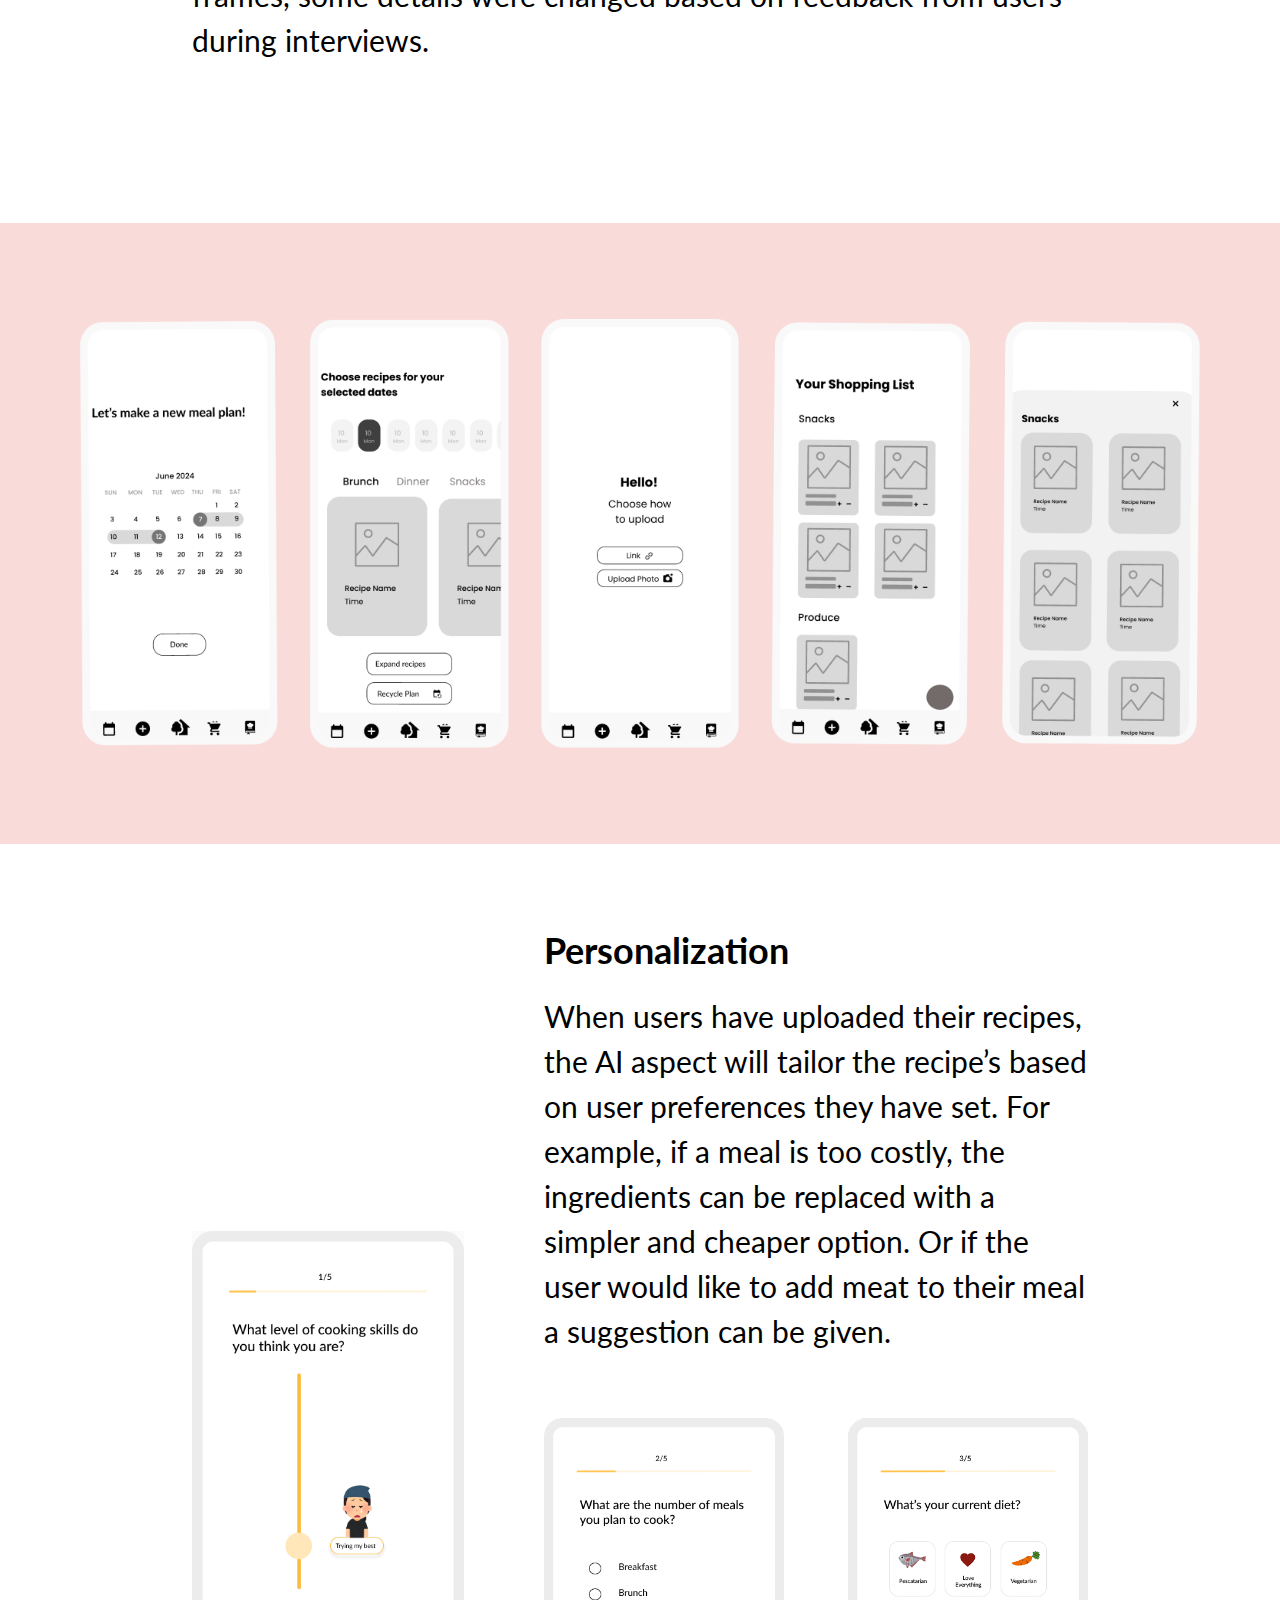
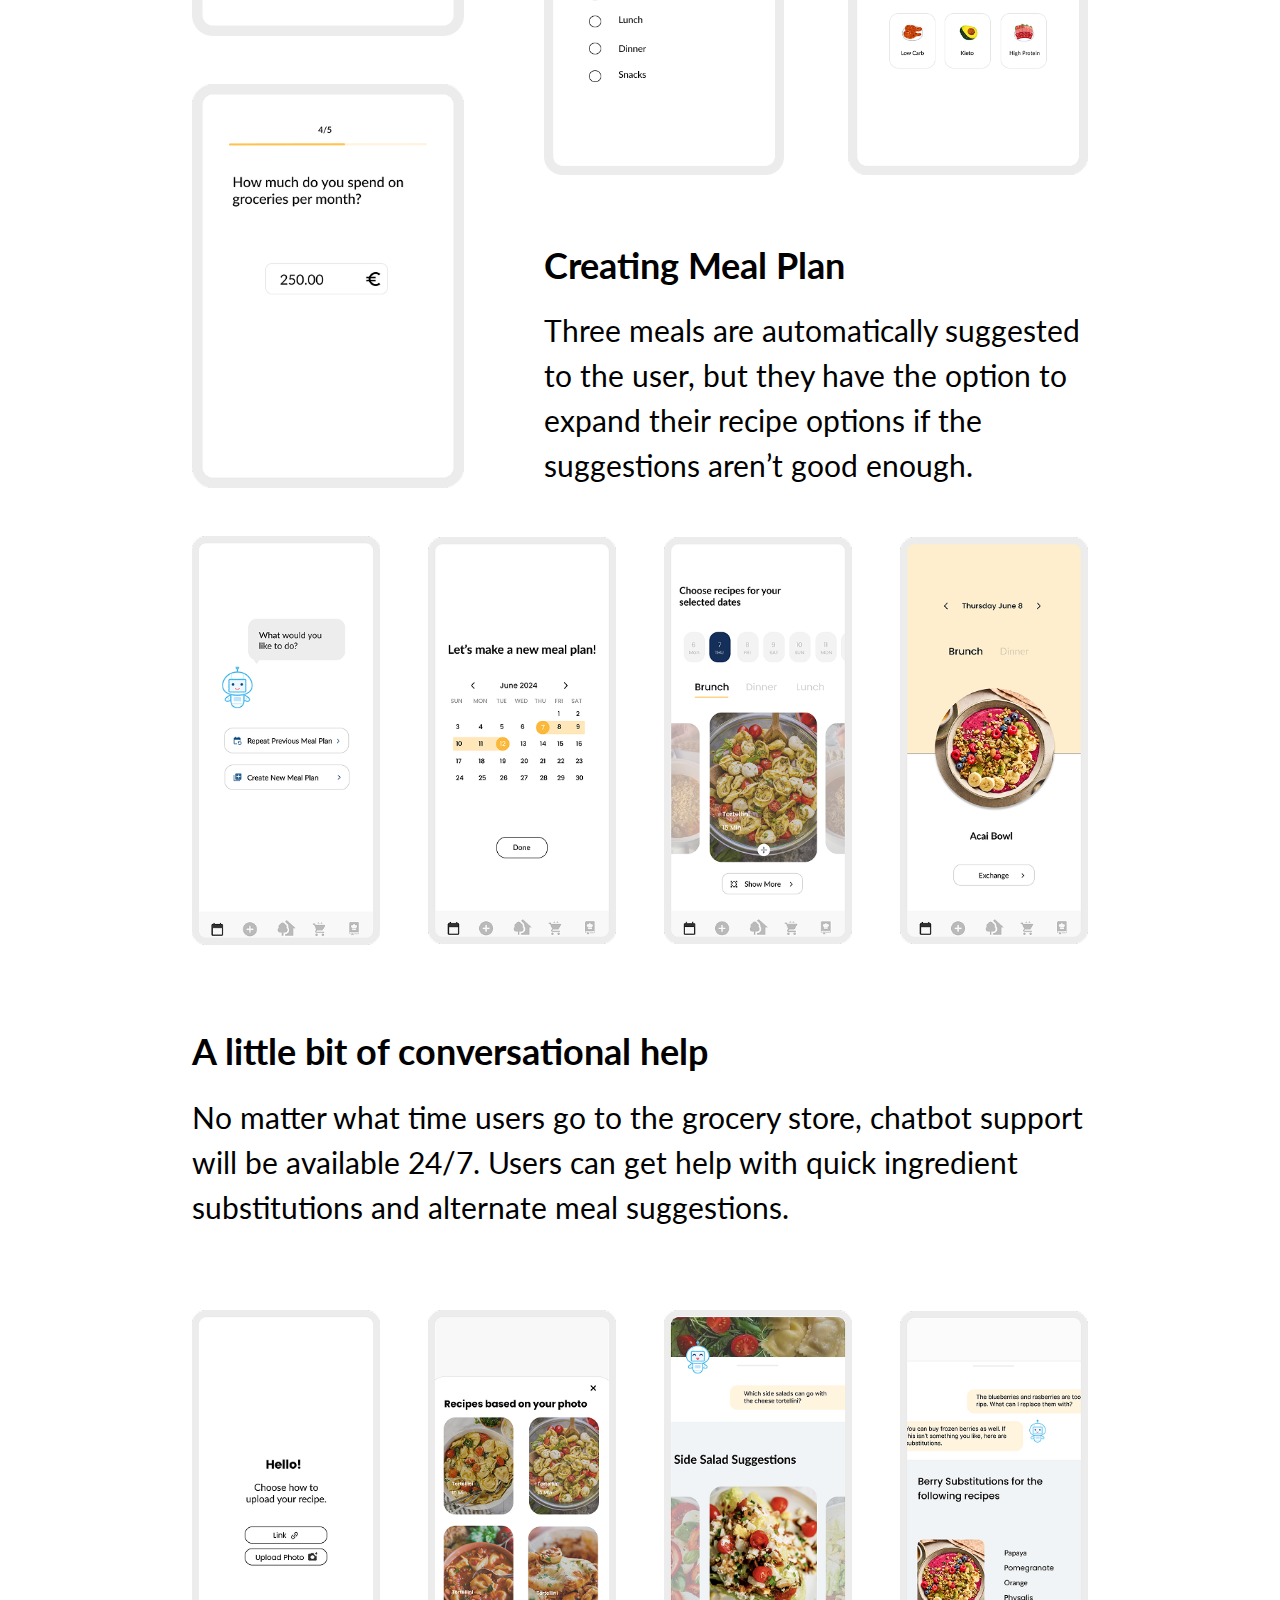
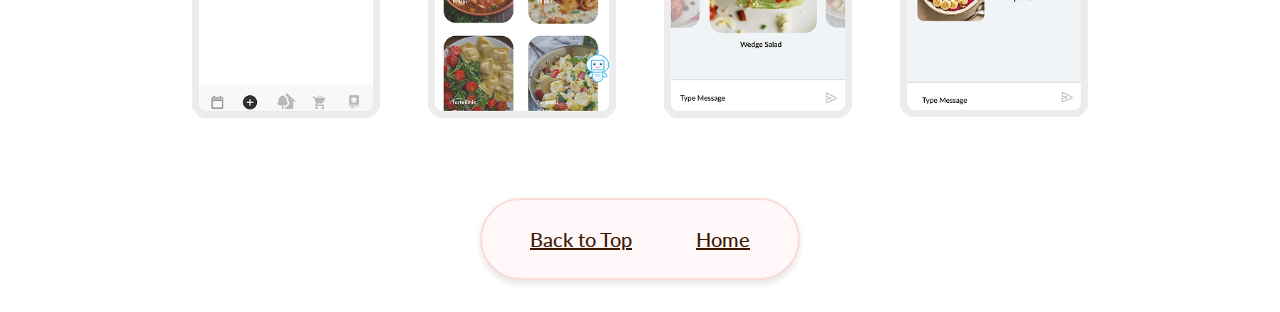
<file: mamas.html>
<!DOCTYPE html>
<html lang="en">
  <head>
    <meta charset="utf-8" />
    <meta name="viewport" content="initial-scale=1, width=device-width" />
    <link rel="stylesheet" href="./index.css" />
    <link rel="preconnect" href="https://fonts.googleapis.com" />
    <link rel="preconnect" href="https://fonts.gstatic.com" crossorigin />
    <link
      rel="stylesheet"
      href="https://fonts.googleapis.com/css2?family=Yeseva+One:wght@400&display=swap"
    />
    <link
      rel="stylesheet"
      href="https://fonts.googleapis.com/css2?family=Laila:wght@0,100;0,300;0,400;0,700;0,900;1,100;1,300;1,400;1,700;1,900&display=swap"
    />

    <link
      rel="stylesheet"
      href="https://fonts.googleapis.com/css2?family=Lato:ital,wght@0,100;0,300;0,400;0,700;0,900;1,100;1,300;1,400;1,700;1,900&display=swap"
    />
    <script src="https://code.jquery.com/jquery-3.6.0.min.js"></script>
    <script src="index.js"></script>
  </head>
  <body>
    <!-- topsection------ ------ ------ ------ ------ ------ ------ ------ ------ ------ ------ ------ -->

    <div id="mamasSection1">
      <div class="navBarProject">
        <a href="index.html"><button type="button">Home</button></a>
        <a href="about.html"><button type="button">About</button></a>
        <a href="cv.html"><button type="button">CV</button></a>
      </div>

      <div class="projectTop">
        <h1 class="projectTitle">Mama’s Kitchen</h1>
        <h3>UX/ UI / Prototyping</h3>
      </div>
    </div>

    <div id="mamasTopMedia">
      <div>
        <h3 class="projectHeader">
          Motivating those with limited and and ability to cook at home more
        </h3>
        <p class="projectDescription">
          In this project, I built a meal keeper mobile app concept to assist
          students who are frustrated by their inability to save money because
          of excessive spending on dining out.
        </p>
      </div>
      <div>
        <img
          id="project3TopContentImg"
          src="docs/assets/images/mamas/mamasTop.png"
        />
      </div>
    </div>

    <div id="mamasDesignProcess">
      <div>
        <h2 class="projectHeader">Design Process</h2>
        <p class="projectDescription">
          The design thinking process helped to keep organized and focused
        </p>
      </div>

      <div id="mamasDesignProcessSquaresContainer">
        <div>
          <h3>Empathize</h3>
          <ul>
            <li>Problem Statement</li>
            <li>User Research</li>
            <li>User Interviews</li>
          </ul>
        </div>
        <div>
          <h3>Define</h3>
          <ul>
            <li>User Personas</li>
            <li>User Needs</li>
            <li>User Painpoints</li>
          </ul>
        </div>
        <div>
          <h3>Ideate</h3>
          <ul>
            <li>Brainstorm</li>
            <li>Information Architecture</li>
            <li>Sketches</li>
          </ul>
        </div>
        <div>
          <h3>Prototype</h3>
          <ul>
            <li>Low Fidelity</li>
            <li>Visual Design</li>
            <li>Prototype</li>
          </ul>
        </div>
      </div>
    </div>
    <!-- topsection------ ------ ------ ------ ------ ------ ------ ------ ------ ------ ------ ------ -->

    <div id="mamasUserStories">
      <div>
        <h3 class="projectHeader">User Testimony</h3>
        <p class="projectDescription">
          After conducting qualitative research about potential user’s eating
          habits, meal routines, and relationships with food, user stories were
          created.
        </p>
      </div>

      <div>
        <img
          id="project3TopContentImg"
          src="docs/assets/images/mamas/userStories.png"
        />
      </div>
      <div>
        <h3 class="projectHeader">Wireframes</h3>
        <p class="projectDescription">
          A first iteration of wire frames were created. In the final wire
          frames, some details were changed based on feedback from users during
          interviews.
        </p>
      </div>
    </div>

    <div id="mamasWireframesShowcase">
      <div>
        <img src="docs/assets/images/mamas/wireFrame1.png" />
      </div>
      <div>
        <img src="docs/assets/images/mamas/wireFrame2.png" />
      </div>
      <div>
        <img src="docs/assets/images/mamas/wireFrame3.png" />
      </div>
      <div>
        <img src="docs/assets/images/mamas/wireFrame4.png" />
      </div>
      <div>
        <img src="docs/assets/images/mamas/wireFrame5.png" />
      </div>
    </div>

    <div id="mamasBottomSection">
      <div id="mamasBottomSectionUpper">
        <div>
          <div>
            <img src="docs/assets/images/mamas/personalizationTopLeft.png" />
          </div>
          <div>
            <img src="docs/assets/images/mamas/personalizationBottomLeft.png" />
          </div>
        </div>
        <!-- Inline CSS to set background color -->
        <div>
          <div>
            <h3 class="projectHeader">Personalization</h3>
            <p class="projectDescription">
              When users have uploaded their recipes, the AI aspect will tailor
              the recipe’s based on user preferences they have set. For example,
              if a meal is too costly, the ingredients can be replaced with a
              simpler and cheaper option. Or if the user would like to add meat
              to their meal a suggestion can be given.
            </p>
          </div>
          <div id="mamasBottomSectionUpperRightImages">
            <div>
              <img src="docs/assets/images/mamas/personalizationTopRight.png" />
            </div>
            <div>
              <img
                src="docs/assets/images/mamas/personalizationBottomRight.png"
              />
            </div>
          </div>
          <div>
            <h3 class="projectHeader">Creating Meal Plan</h3>
            <p class="projectDescription">
              Three meals are automatically suggested to the user, but they have
              the option to expand their recipe options if the suggestions
              aren’t good enough.
            </p>
          </div>
        </div>
      </div>

      <div id="mamasBottomSectionMiddle">
        <div>
          <img src="docs/assets/images/mamas/creatingaMealplan1.png" />
        </div>
        <div>
          <img src="docs/assets/images/mamas/creatingaMealplan2.png" />
        </div>
        <div>
          <img src="docs/assets/images/mamas/creatingaMealplan3.png" />
        </div>
        <div>
          <img src="docs/assets/images/mamas/creatingaMealplan4.png" />
        </div>
      </div>
      <div id="mamasBottomSectionBottom">
        <div>
          <h3 class="projectHeader">A little bit of conversational help</h3>
          <p class="projectDescription">
            No matter what time users go to the grocery store, chatbot support
            will be available 24/7. Users can get help with quick ingredient
            substitutions and alternate meal suggestions.
          </p>
        </div>
        <div id="mamasBottomSectionBottomImages">
          <div>
            <img src="docs/assets/images/mamas/bitOfHelp1.png" />
          </div>
          <div>
            <img src="docs/assets/images/mamas/bitOfHelp2.png" />
          </div>
          <div>
            <img src="docs/assets/images/mamas/bitOfHelp3.png" />
          </div>
          <div>
            <img src="docs/assets/images/mamas/bitOfHelp4.png" />
          </div>
        </div>
      </div>
    </div>

    <!-- footer  -->
    <div class="links">
      <a href="#top">Back to Top</a>
      <a href="index.html">Home</a>
    </div>
  </body>
</html>
</file>
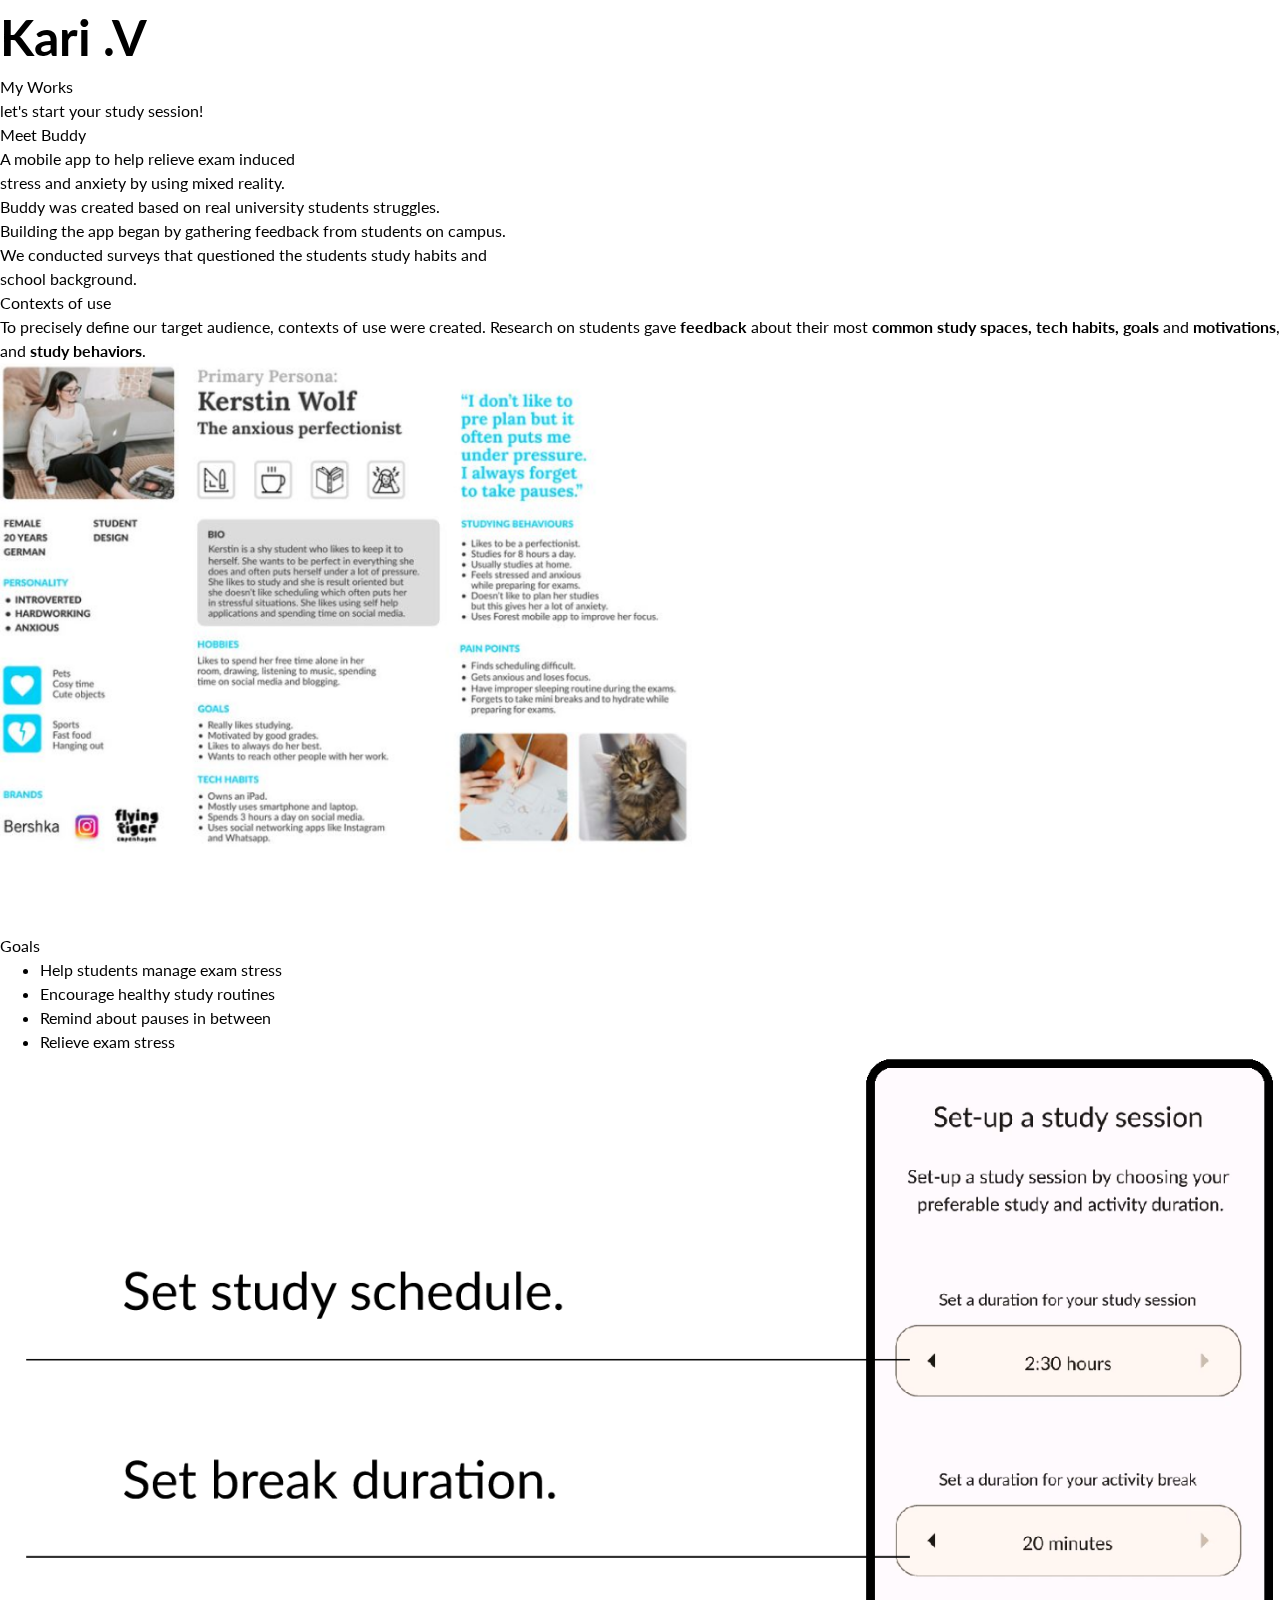
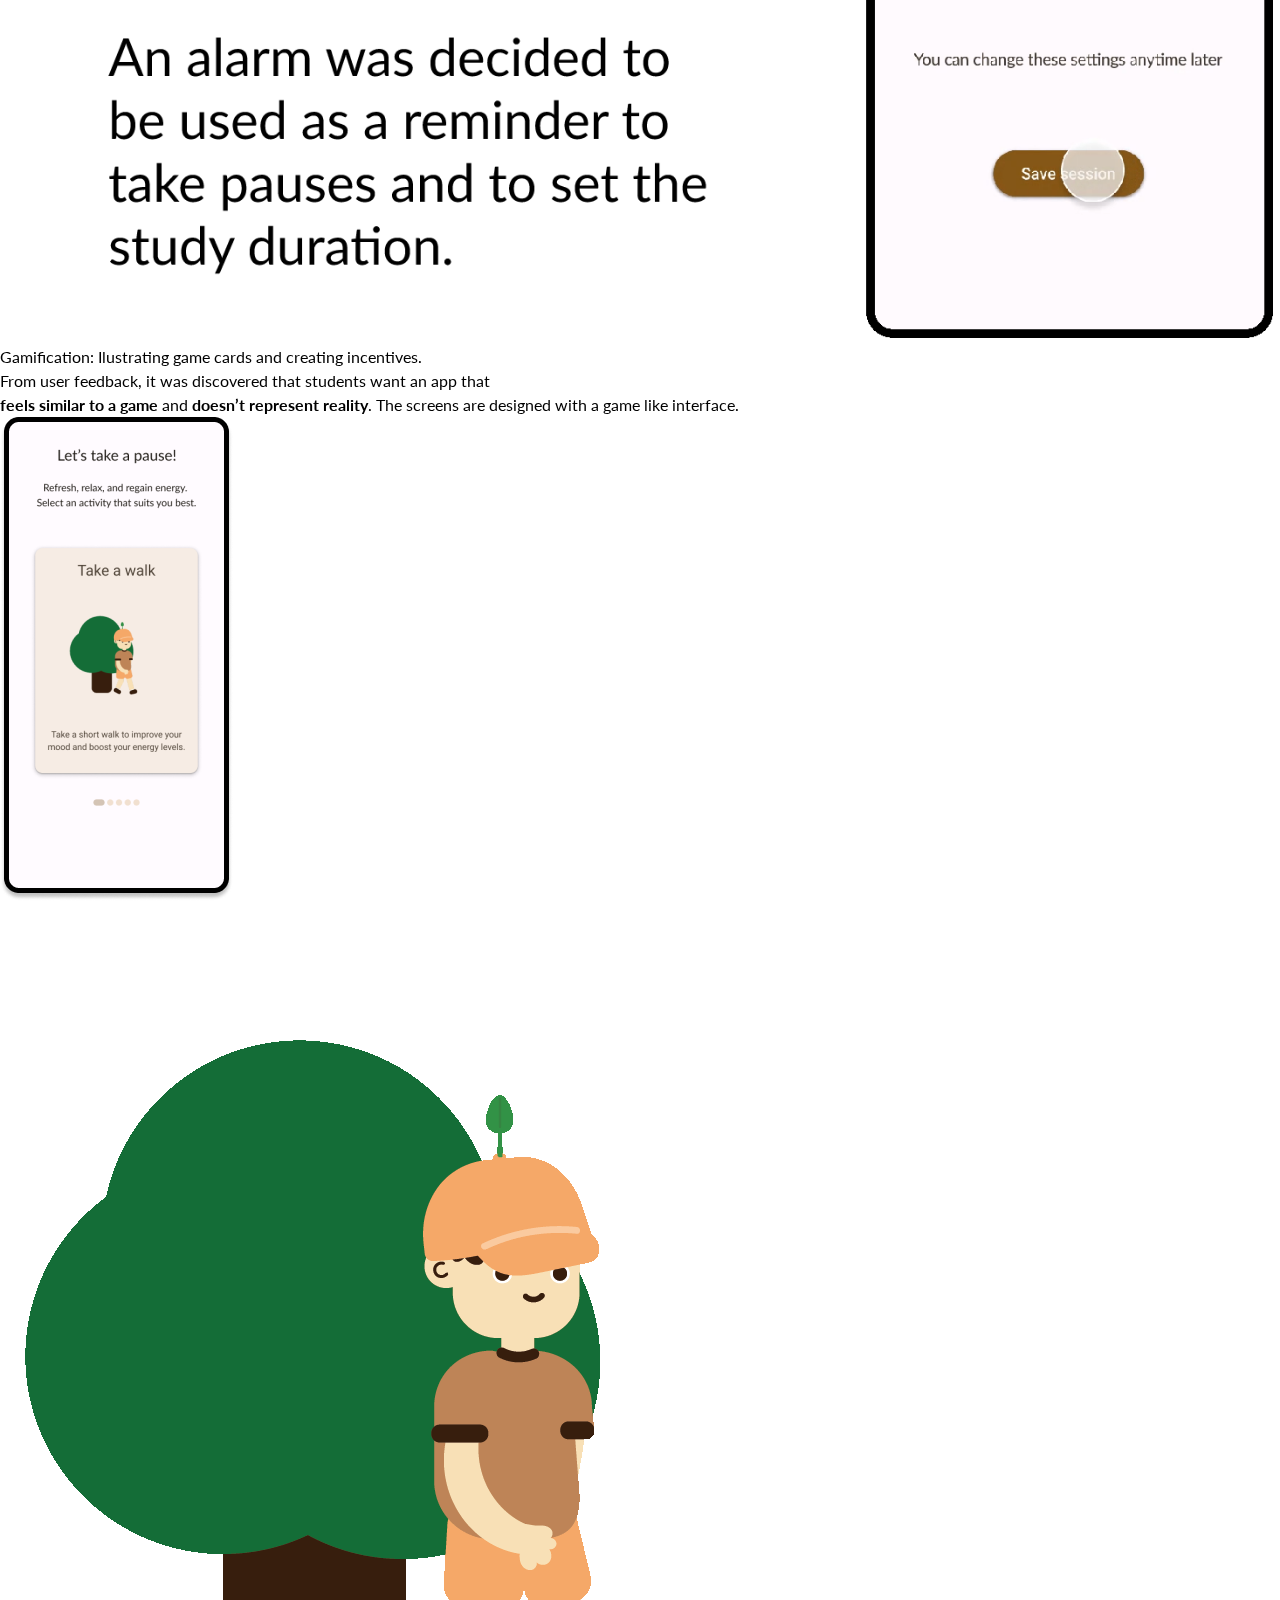
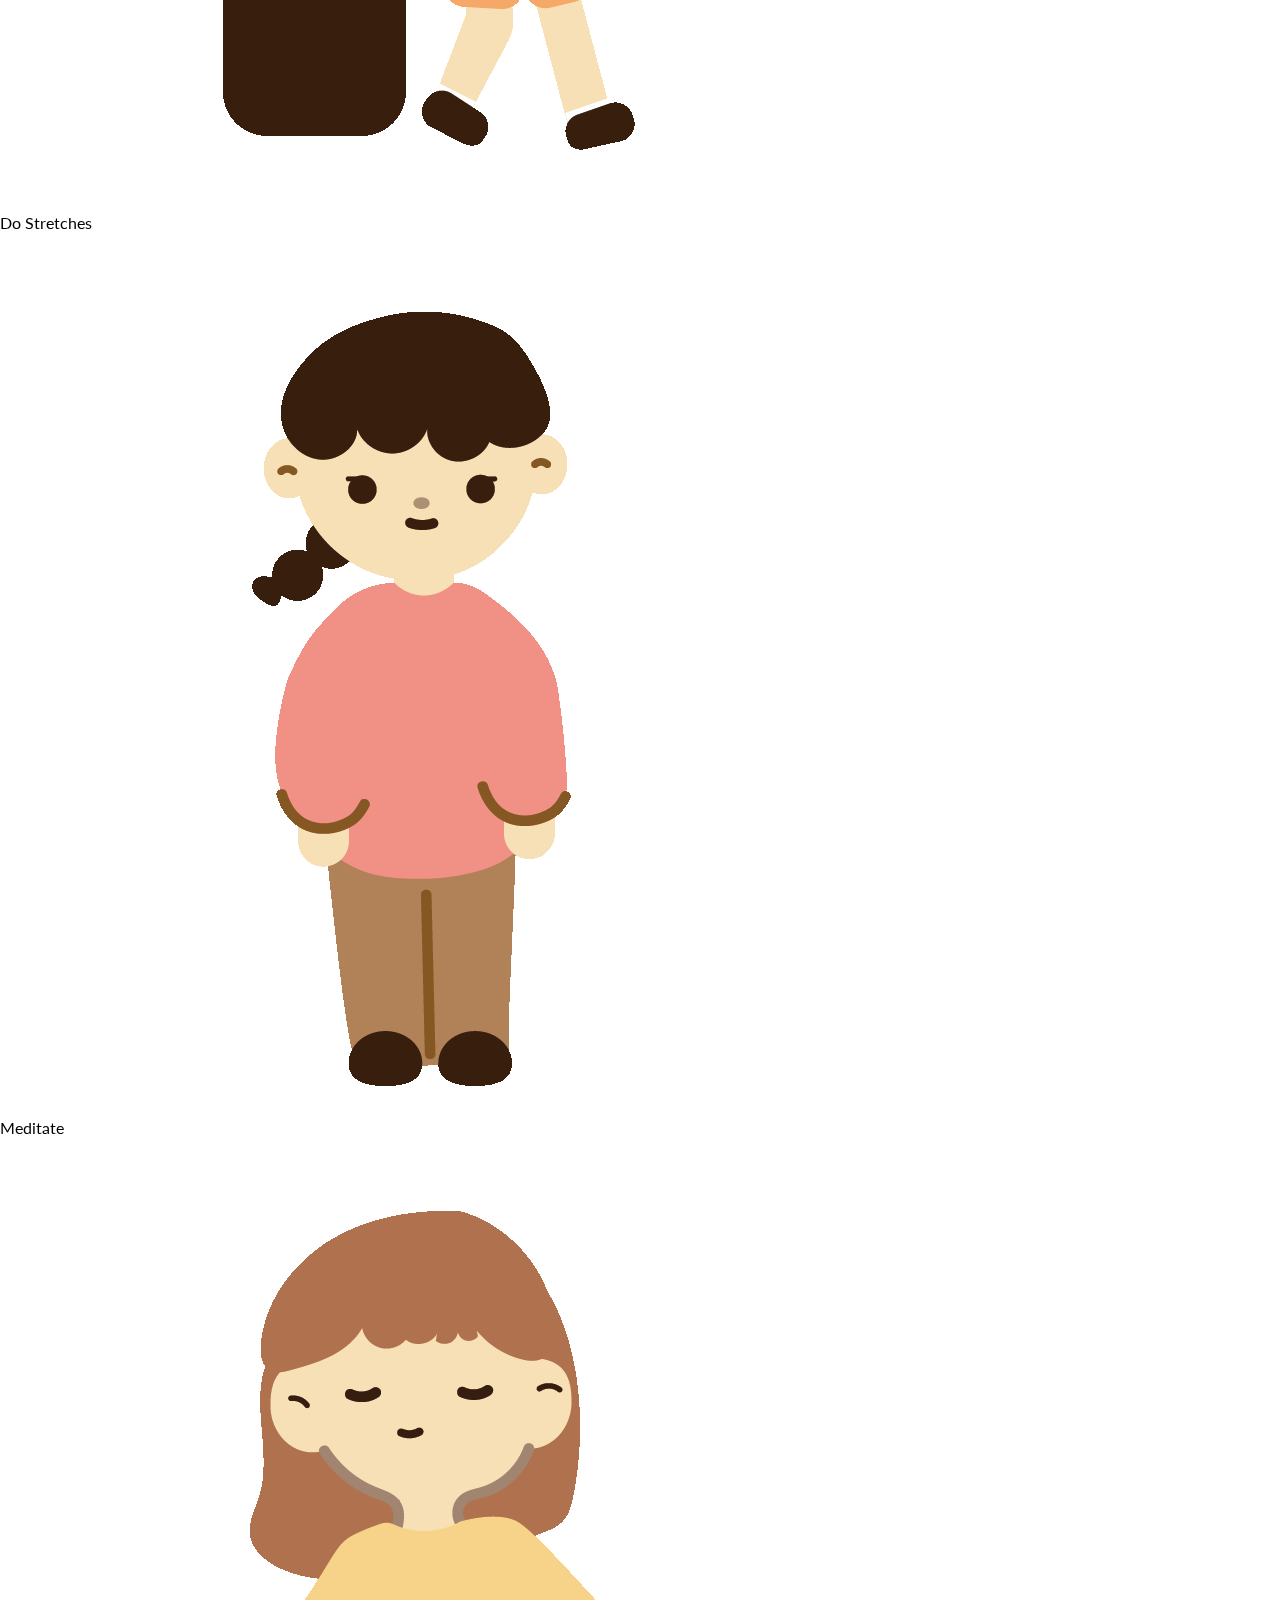
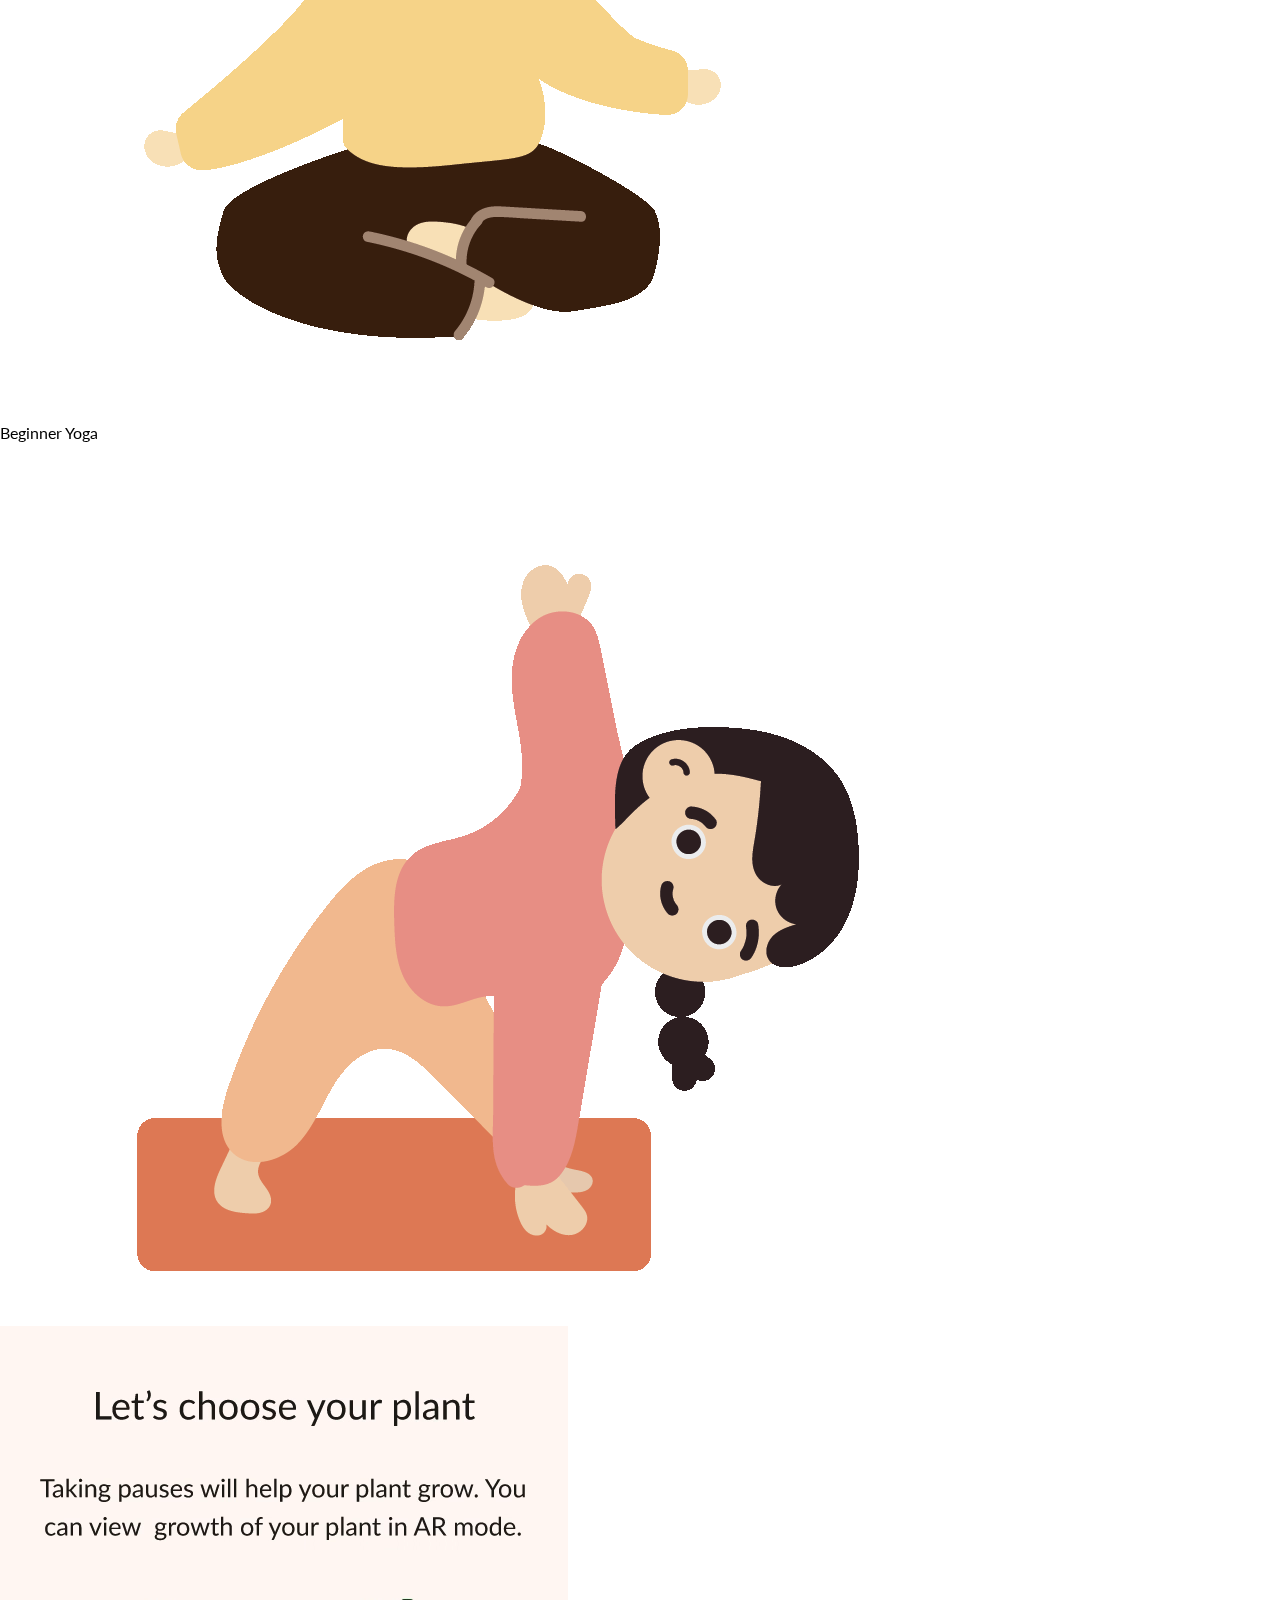
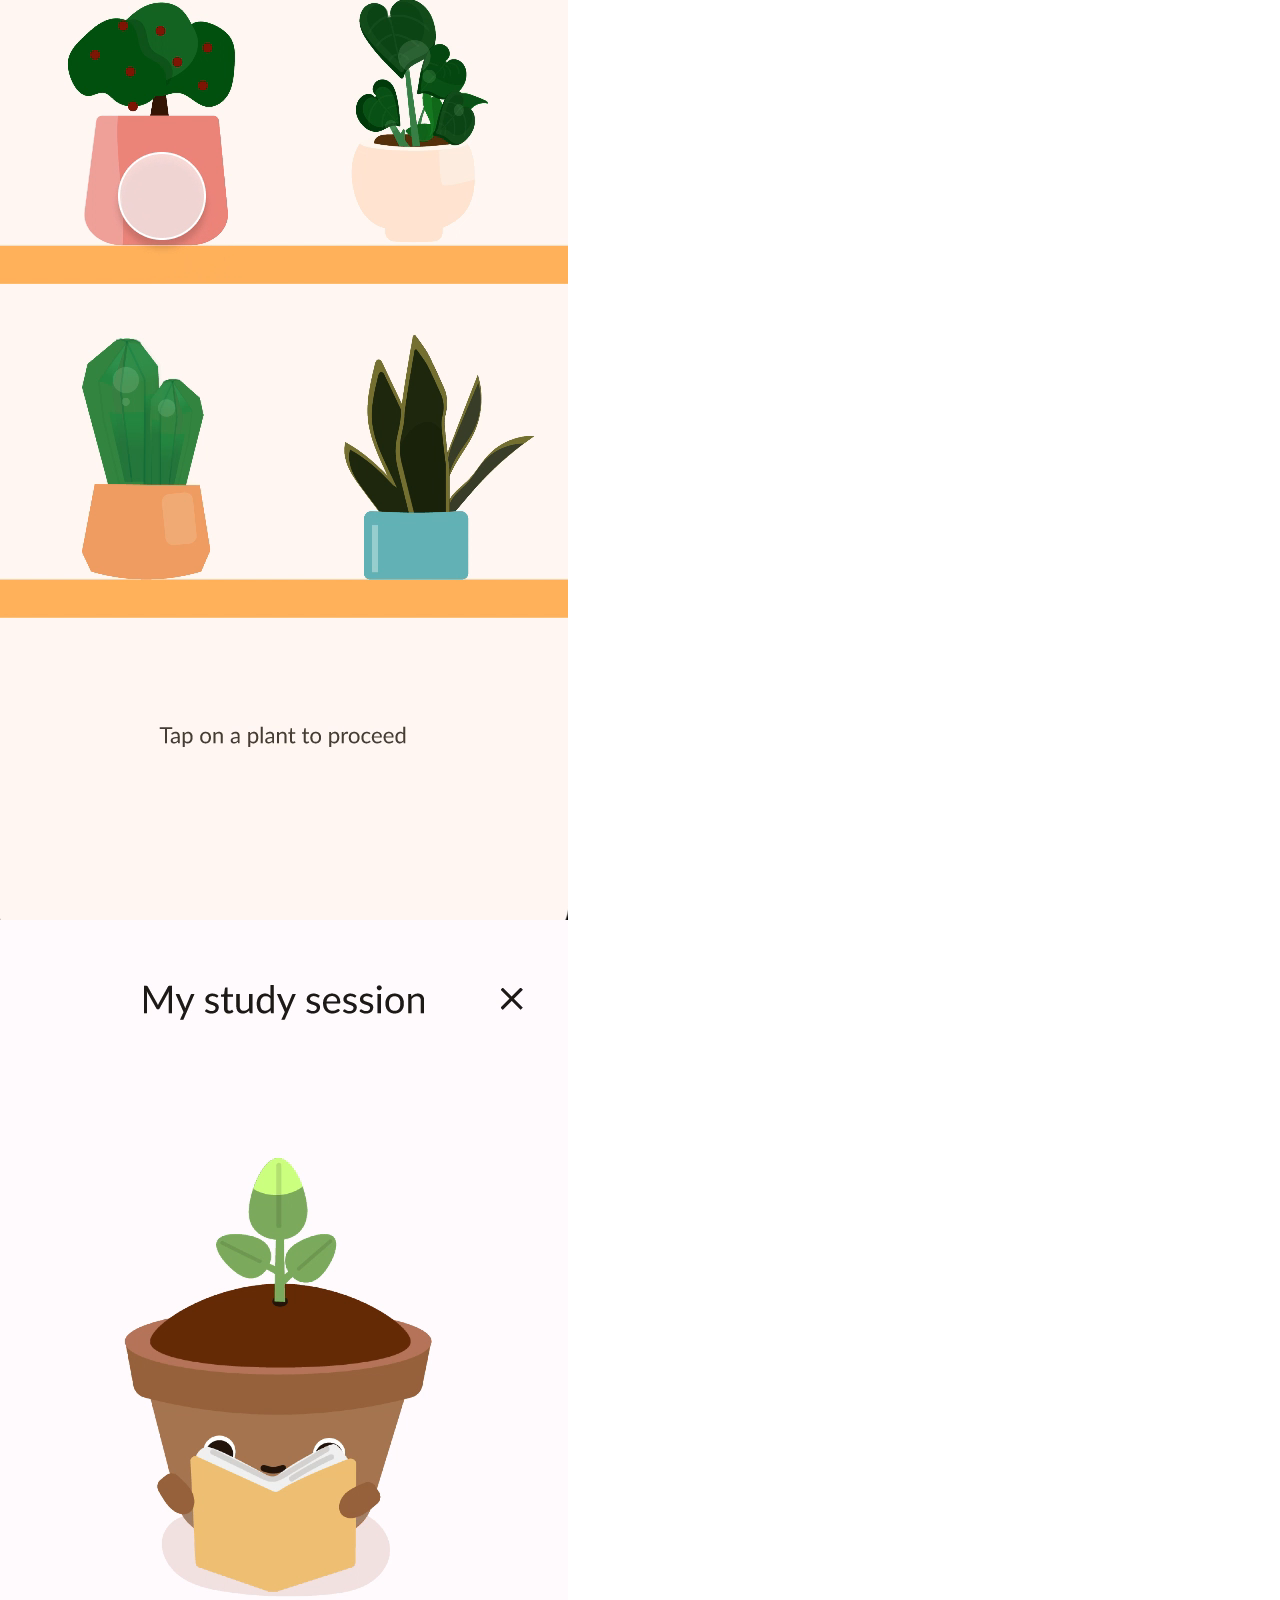
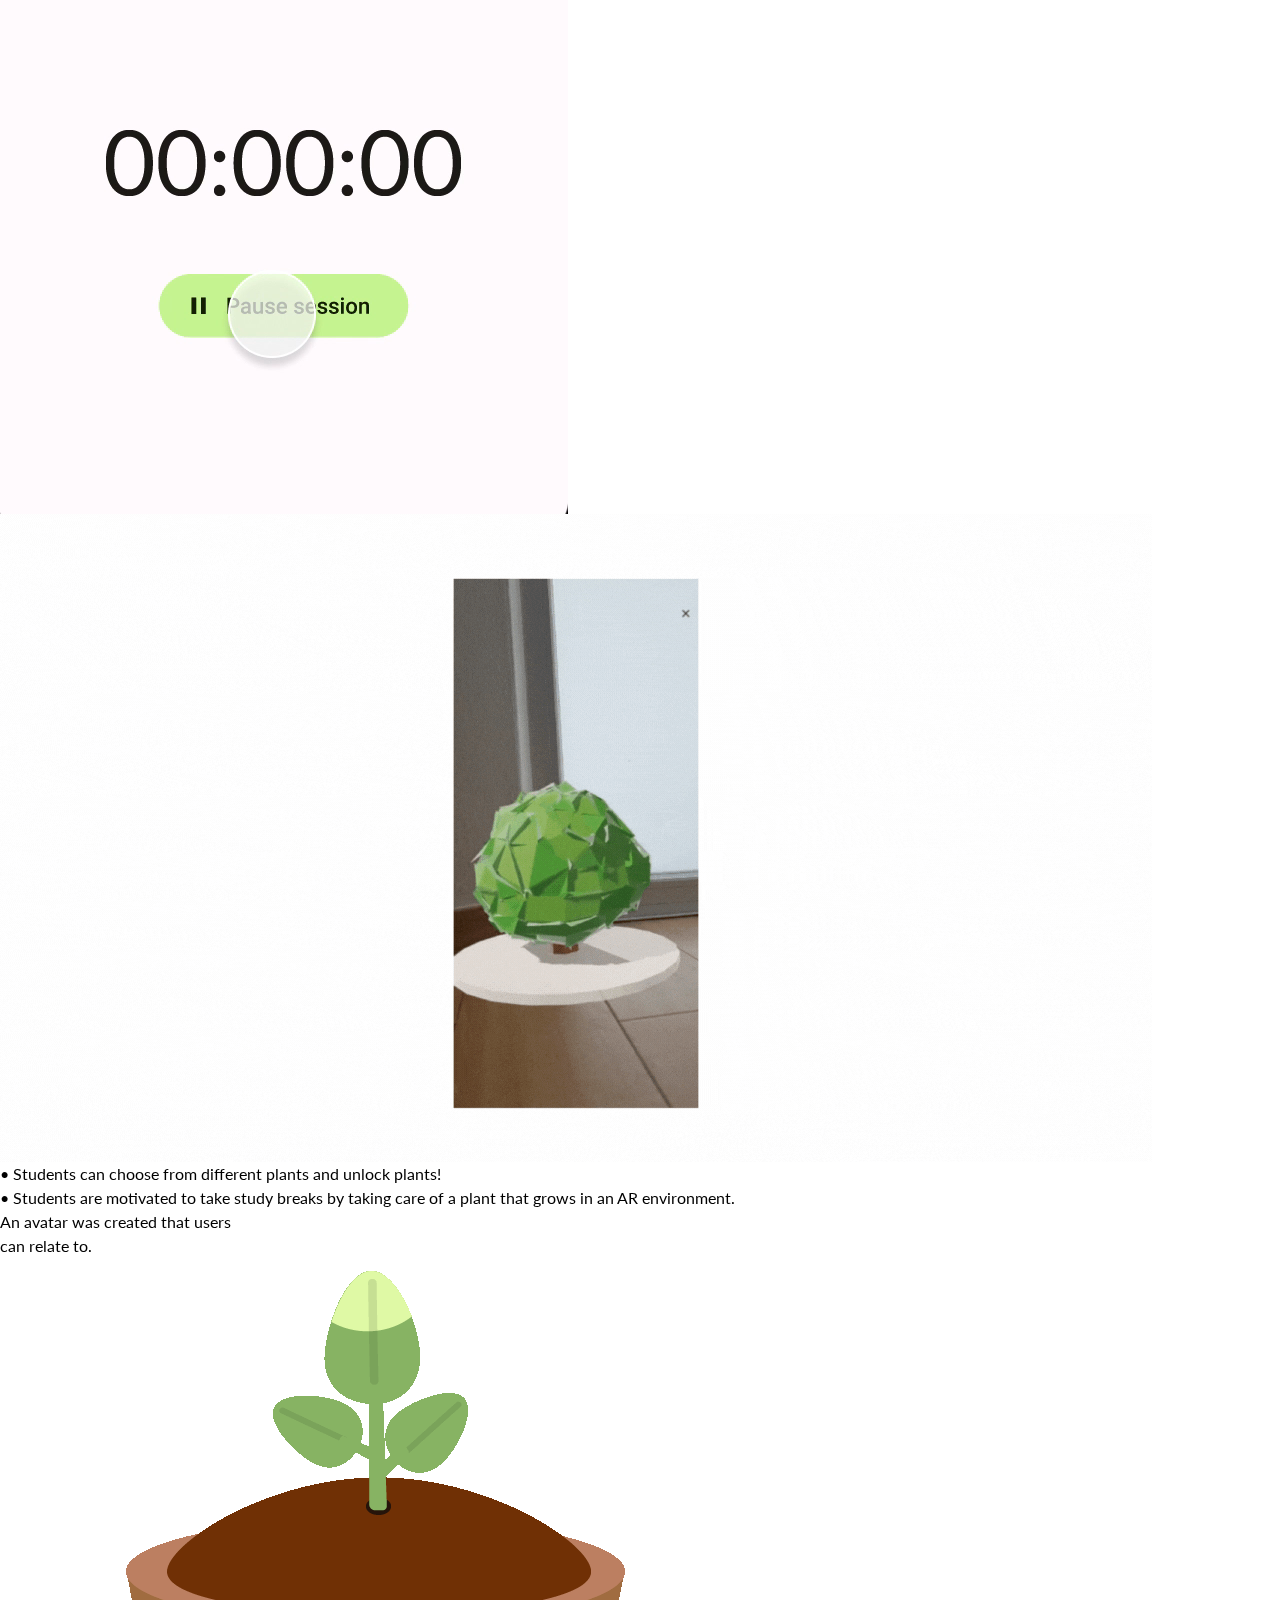
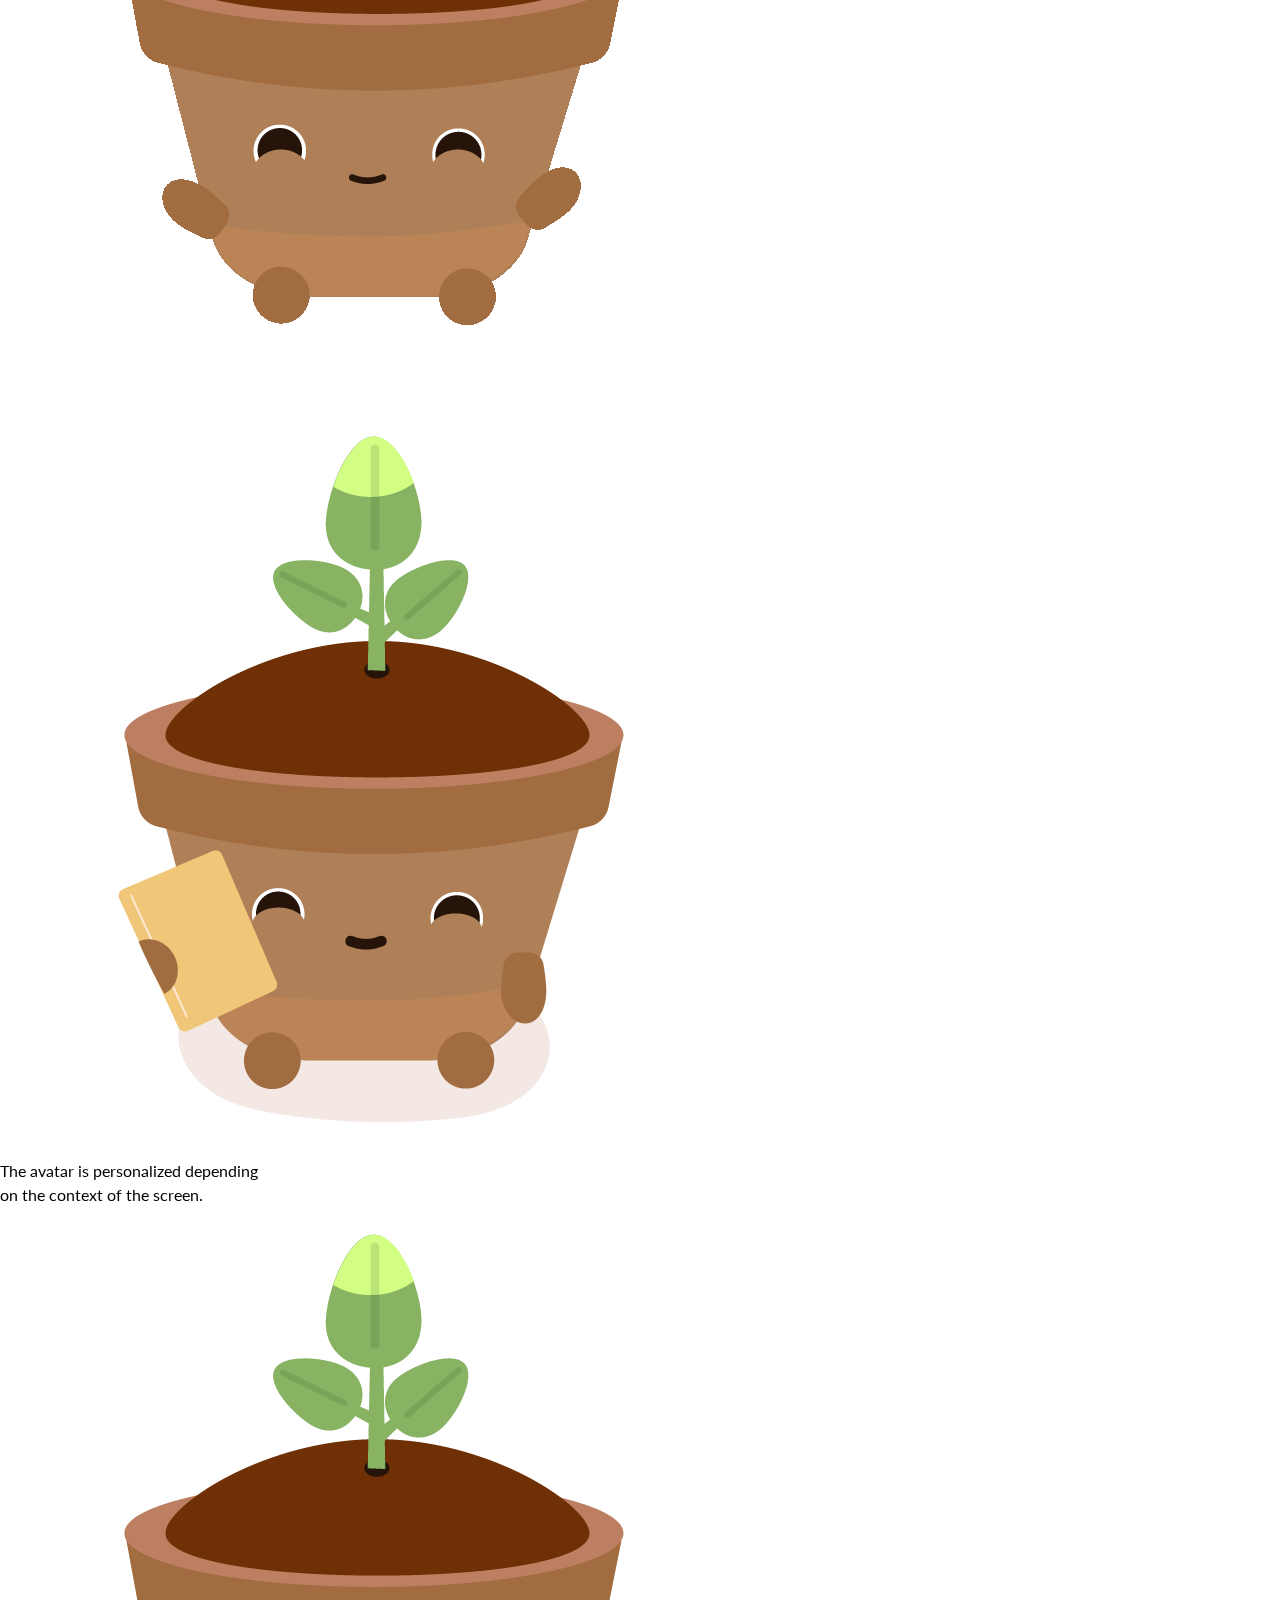
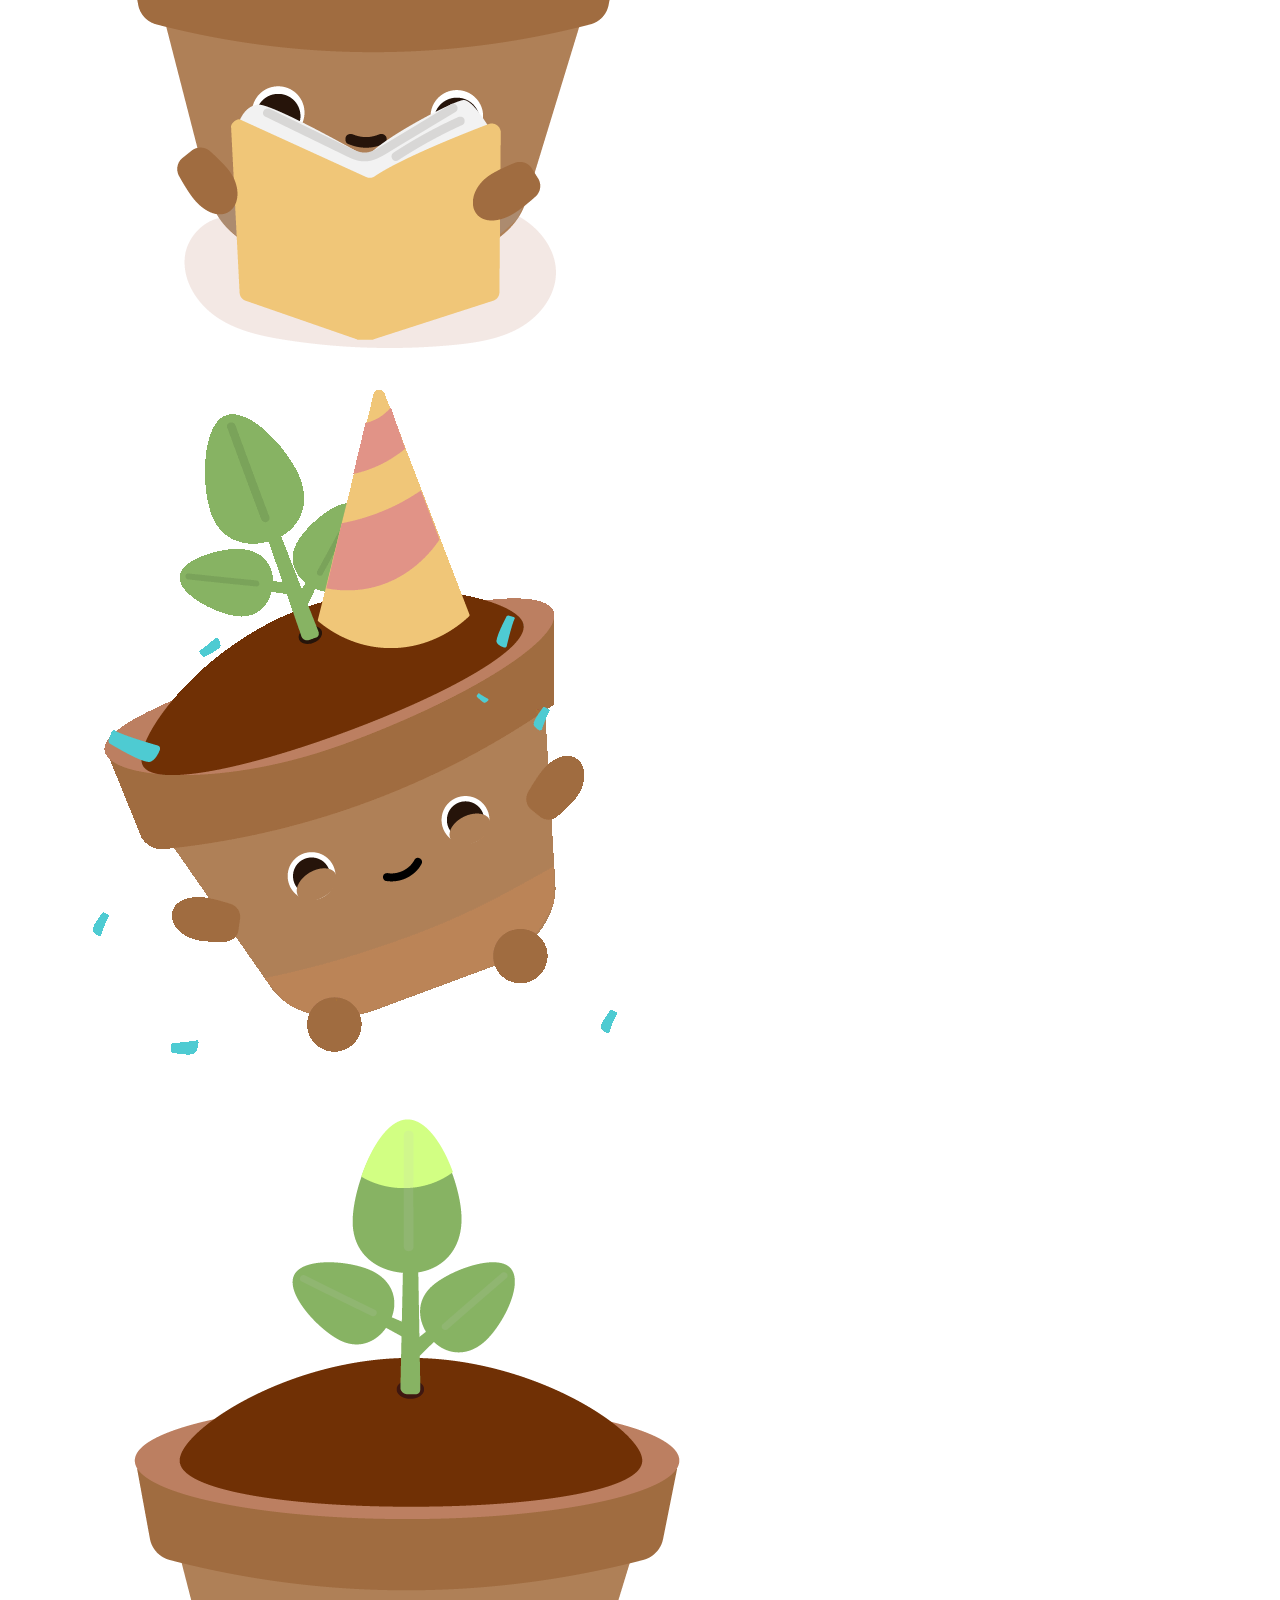
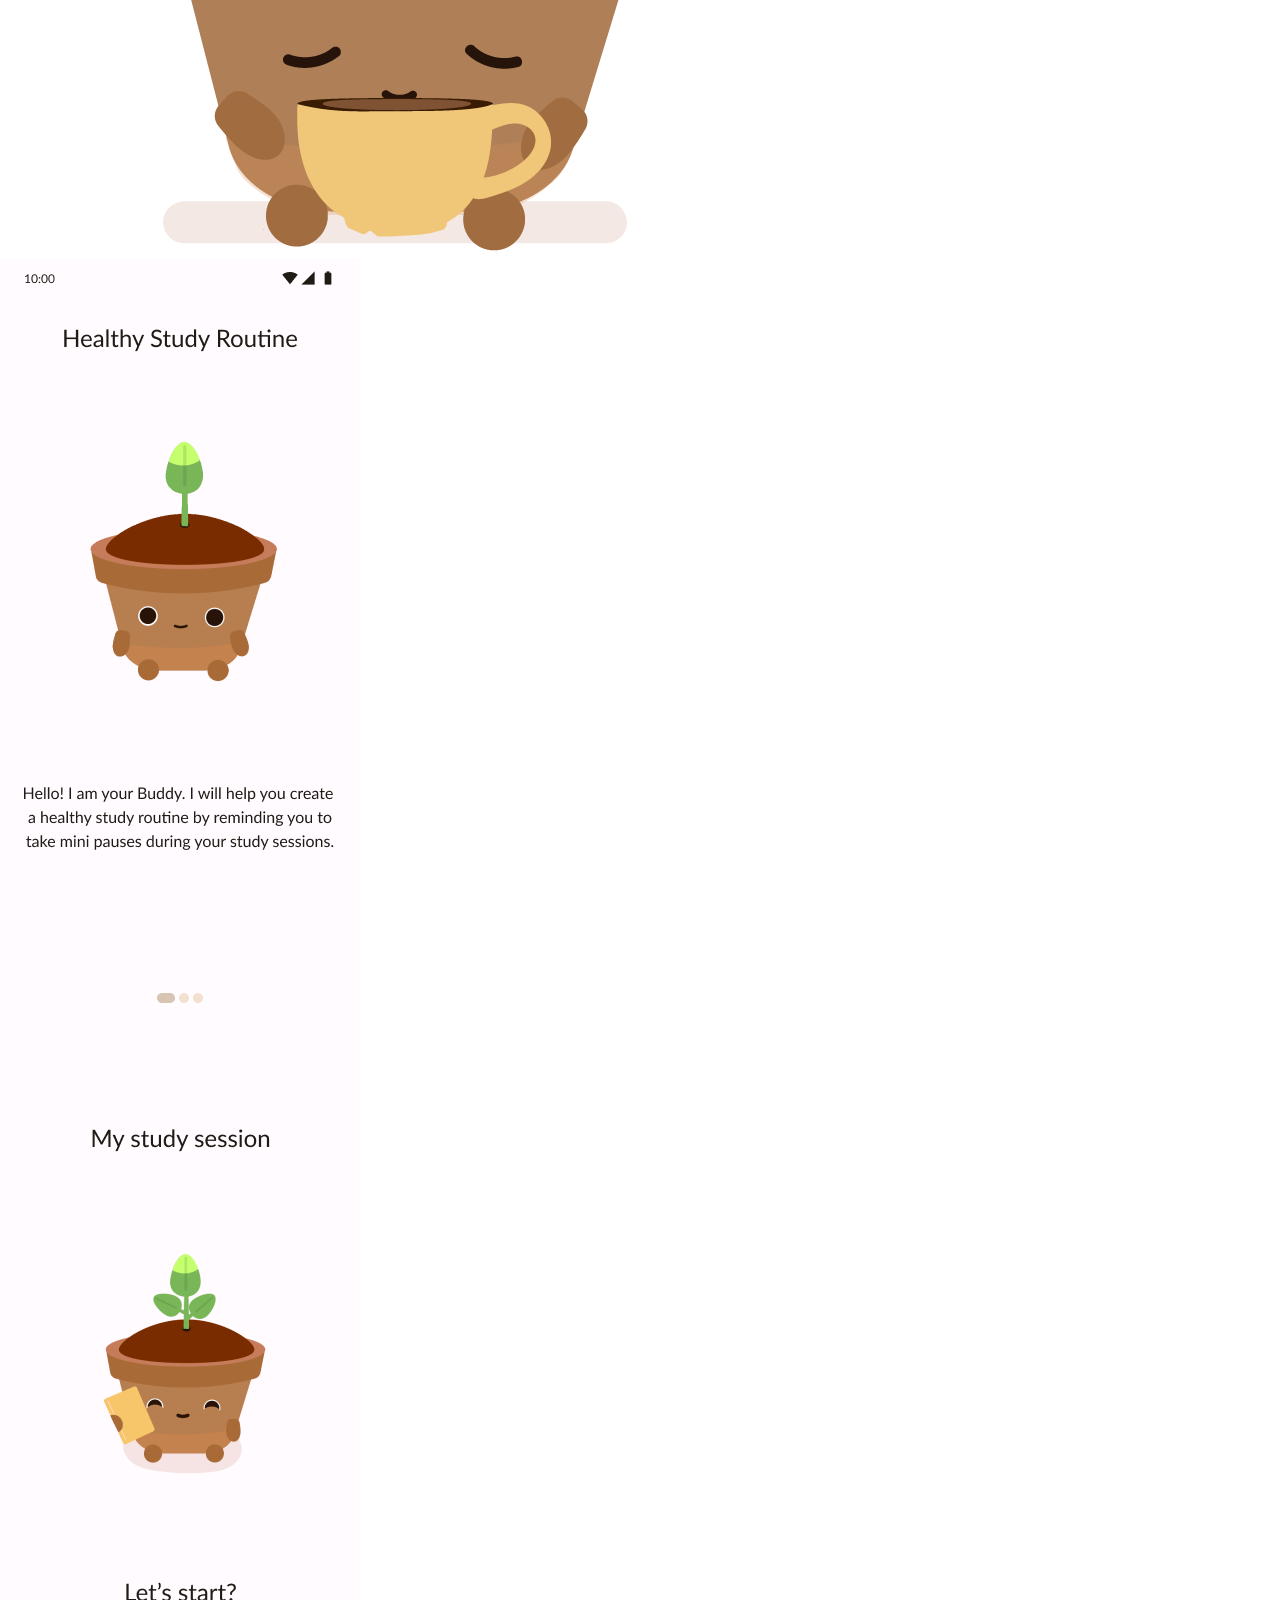
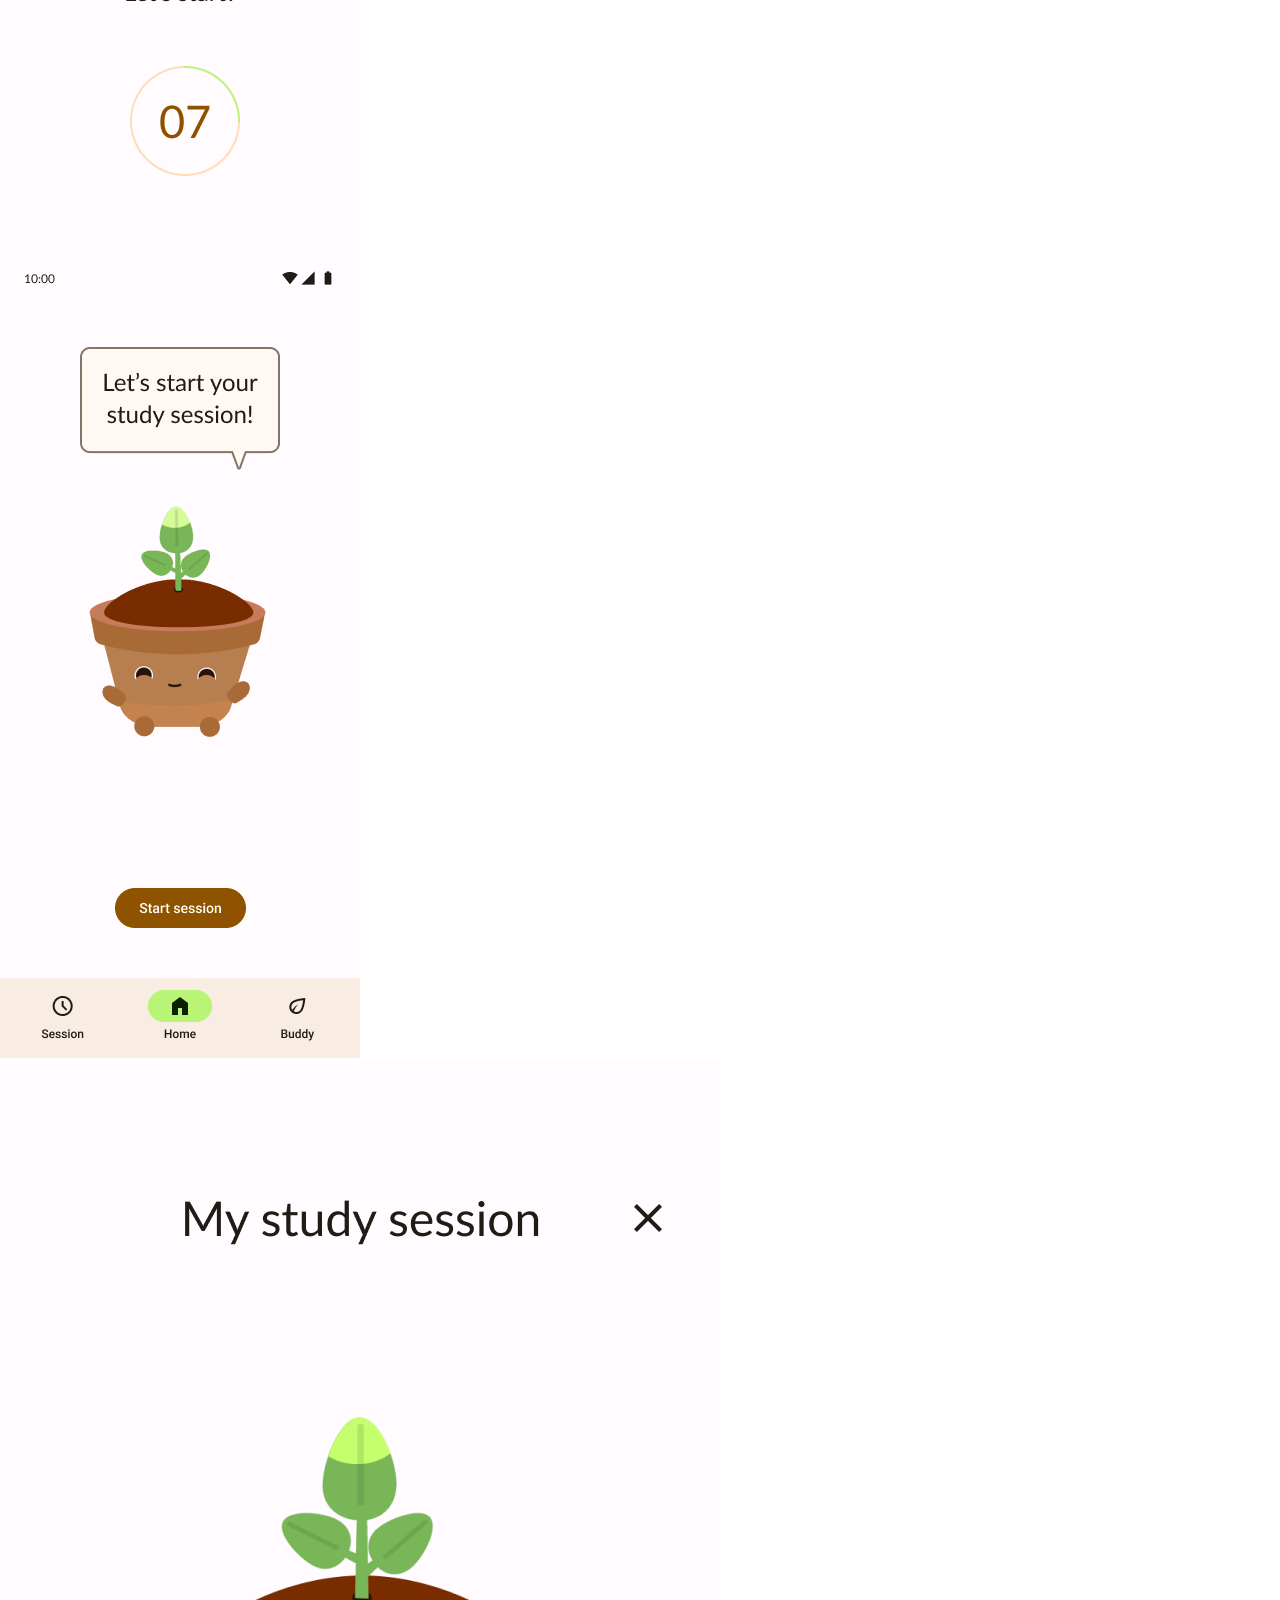
<file: project1.html>
<!DOCTYPE html>
<html lang="en">
  <head>
    <meta charset="utf-8" />
    <meta name="viewport" content="initial-scale=1, width=device-width" />
    <link rel="stylesheet" href="./index.css" />
    <link rel="preconnect" href="https://fonts.googleapis.com" />
    <link rel="preconnect" href="https://fonts.gstatic.com" crossorigin />
    <link
      rel="stylesheet"
      href="https://fonts.googleapis.com/css2?family=Yeseva+One:wght@400&display=swap"
    />
    <link
      rel="stylesheet"
      href="https://fonts.googleapis.com/css2?family=Laila:wght@0,100;0,300;0,400;0,700;0,900;1,100;1,300;1,400;1,700;1,900&display=swap"
    />

    <link
      rel="stylesheet"
      href="https://fonts.googleapis.com/css2?family=Lato:ital,wght@0,100;0,300;0,400;0,700;0,900;1,100;1,300;1,400;1,700;1,900&display=swap"
    />
  </head>
  <body>
    <div id="project1Top">
      <div id="topWords">
        <h1>Kari .V</h1>
        <p id="myWorksText">My Works</p>
      </div>
      <div id="project1TopContent">
        <div class="left-image">
          <p class="left-phone-text">let's start your study session!</p>
        </div>
        <div class="right-text">
          <p id="project1Title">Meet Buddy</p>
          <p class="project1Description">
            A mobile app to help relieve exam induced<br />
            stress and anxiety by using mixed reality.
          </p>
        </div>
      </div>
      <div id="project1TopPlant"></div>
    </div>

    <!-- topsection------ ------ ------ ------ ------ ------ ------ ------ ------ ------ ------ ------ -->

    <div id="project1MiddleSectionContent">
      <p class="project1Heading">
        Buddy was created based on real university students struggles.
      </p>
      <p class="project1Description">
        Building the app began by gathering feedback from students on campus.<br />
        We conducted surveys that questioned the students study habits and<br />
        school background.
      </p>
      <p class="project1Heading">Contexts of use</p>
      <p class="project1Description">
        To precisely define our target audience, contexts of use were created.
        Research on students gave <b>feedback</b> about their most
        <b>common study spaces, tech habits, goals</b> and <b>motivations</b>,
        and <b>study behaviors</b>.
      </p>
      <img
        id="personDataImage"
        src="personData.png"
        alt="useful
        name"
      />
      <p class="listTitle">Goals</p>
      <ul>
        <li class="project1Description">
          <span class="project1Heading">Help</span> students manage exam stress
        </li>
        <li class="project1Description">
          <span class="project1Heading">Encourage</span> healthy study routines
        </li>
        <li class="project1Description">
          <span class="project1Heading">Remind</span> about pauses in between
        </li>
        <li class="project1Description">
          <span class="project1Heading">Relieve</span> exam stress
        </li>
      </ul>
      <img
        id="project1MiddleSectionImage"
        src="project1MidSectionImage.png"
        alt="ihpone diagram"
      />
      <p class="project1Heading">
        Gamification: Ilustrating game cards and creating incentives.
      </p>
      <p class="project1Description">
        From user feedback, it was discovered that students want an app that<br />
        <b>feels similar to a game</b> and <b>doesn’t represent reality</b>. The
        screens are designed with a game like interface.
      </p>
      <div id="project1GameSectionVisials">
        <img
          src="docs/assets/images/Prj1BunchofGifsSection/takeAWalk.png"
          alt="take a walk"
          id="projext1GameSectionVisialphone"
        />
        <img
          src="docs/assets/images/Prj1BunchofGifsSection/walking.gif"
          alt="take a walk"
          id="projext1GameSectionVisialphoneGif"
        />
        <div>
          <p class="project1GameSectionVisialsText">Do Stretches</p>
          <img
            src="docs/assets/images/Prj1BunchofGifsSection/stretching.gif"
            class="projext1GameSectionVisialImg"
          />
        </div>
        <div>
          <p class="project1GameSectionVisialsText">Meditate</p>
          <img
            src="docs/assets/images/Prj1BunchofGifsSection/meditating.gif"
            class="projext1GameSectionVisialImg"
          />
        </div>
        <div>
          <p class="project1GameSectionVisialsText">Beginner Yoga</p>
          <img
            src="docs/assets/images/Prj1BunchofGifsSection/yogaing.gif"
            class="projext1GameSectionVisialImg"
          />
        </div>
      </div>
      <div id="project1GameSectionVisials2">
        <video class="projext1GameSectionVisials2Img" autoplay loop muted>
          <source
            src="docs/assets/images/Prj1BunchofGifsSection/chooseYourPlant.mov"
            type="video/mp4"
          />
          Your browser does not support the video tag.
        </video>
        <video class="projext1GameSectionVisials2Img" autoplay loop muted>
          <source
            src="docs/assets/images/Prj1BunchofGifsSection/plantReading.mov"
            type="video/mp4"
          />
          Your browser does not support the video tag.
        </video>
        <img
          src="docs/assets/images/Prj1BunchofGifsSection/treeGif.gif"
          class="projext1GameSectionVisials2Img"
        />
      </div>
      <div id="project1BulletPoints">
        <p class="project1Description">
          • Students can choose from different plants and unlock plants!
        </p>
        <p class="project1Description">
          • Students are motivated to take study breaks by taking care of a
          plant that grows in an AR environment.
        </p>
      </div>

      <div id="project1secondToLastDiagram">
        <div id="project1secondToLastDiagramTopText">
          <p class="lineUnderP">
            An avatar was created that users<br />
            can relate to.
          </p>
        </div>
        <div id="project1secondToLastDiagramTopPic">
          <img
            class="project1secondToLastDiagramImg"
            src="docs/assets/images/plantGuy/topRightPlant.gif"
          />
        </div>
        <div id="project1secondToLastDiagramMidPic">
          <img
            class="project1secondToLastDiagramImg"
            src="docs/assets/images/plantGuy/midLeftPlant.png"
          />
        </div>

        <div id="project1secondToLastDiagramMidText">
          <p class="lineUnderP">
            The avatar is personalized depending<br />
            on the context of the screen.
          </p>
        </div>

        <div id="project1secondToLastDiagramBot">
          <img
            class="project1secondToLastDiagramBotFlexItem"
            src="docs/assets/images/plantGuy/bottomLeftPlant.png"
          />
          <img
            class="project1secondToLastDiagramBotFlexItem"
            src="docs/assets/images/plantGuy/botMiddlePlant.gif "
          />
          <img
            class="project1secondToLastDiagramBotFlexItem"
            src="docs/assets/images/plantGuy/bottomRightPlant.png"
          />
        </div>
      </div>
    </div>
    <div id="project1BottomSectionFlex">
      <div id="project1BottomSectionGrid1">
        <img
          class="project1LastDiagramGridItem"
          src="docs/assets/images/Prj1BotSection/topLeftGrid.png"
        />
        <img
          class="project1LastDiagramGridItem"
          src="docs/assets/images/Prj1BotSection/TopLeftmidGrid.png"
        />
        <img
          class="project1LastDiagramGridItem"
          src="docs/assets/images/Prj1BotSection/botLeftGrid.png"
        />
        <img
          class="project1LastDiagramGridItem"
          src="docs/assets/images/Prj1BotSection/botLeftmidGrid.png"
        />
      </div>
      <div id="project1BottomSectionGrid2">
        <img
          class="project1LastDiagramGridItem"
          src="docs/assets/images/Prj1BotSection/TopLeftmidGrid.png"
        />
        <img
          class="project1LastDiagramGridItem"
          src="docs/assets/images/Prj1BotSection/TopRightGrid.png"
        />
        <img
          class="project1LastDiagramGridItem"
          src="docs/assets/images/Prj1BotSection/botRightmidGrid.png"
        />
        <img
          class="project1LastDiagramGridItem"
          src="docs/assets/images/Prj1BotSection/BotRightGrid.png"
        />
      </div>

      <img id="project1BottomSectionFrontImage" src="plantGif.gif" />
    </div>
    <div id="project1LastSection">
      <p class="project1Heading">What can be done differently?</p>
      <p class="project1Description">
        • <b>Time constraints:</b> Due to the specific deadline of the masters
        project, we<br />
        weren’t able to further test the concept and reiterate features and the
        design.
      </p>
      <p class="project1Description">
        • <b>User testing limitations:</b> We would’ve liked to dedicate a month
        towards a<br />
        user using the concept of the app by recording how they feel in a diary.
        This<br />
        way we can identify weaknesses and see if it stands out from existing
        apps.
      </p>
    </div>
  </body>
</html>
</file>
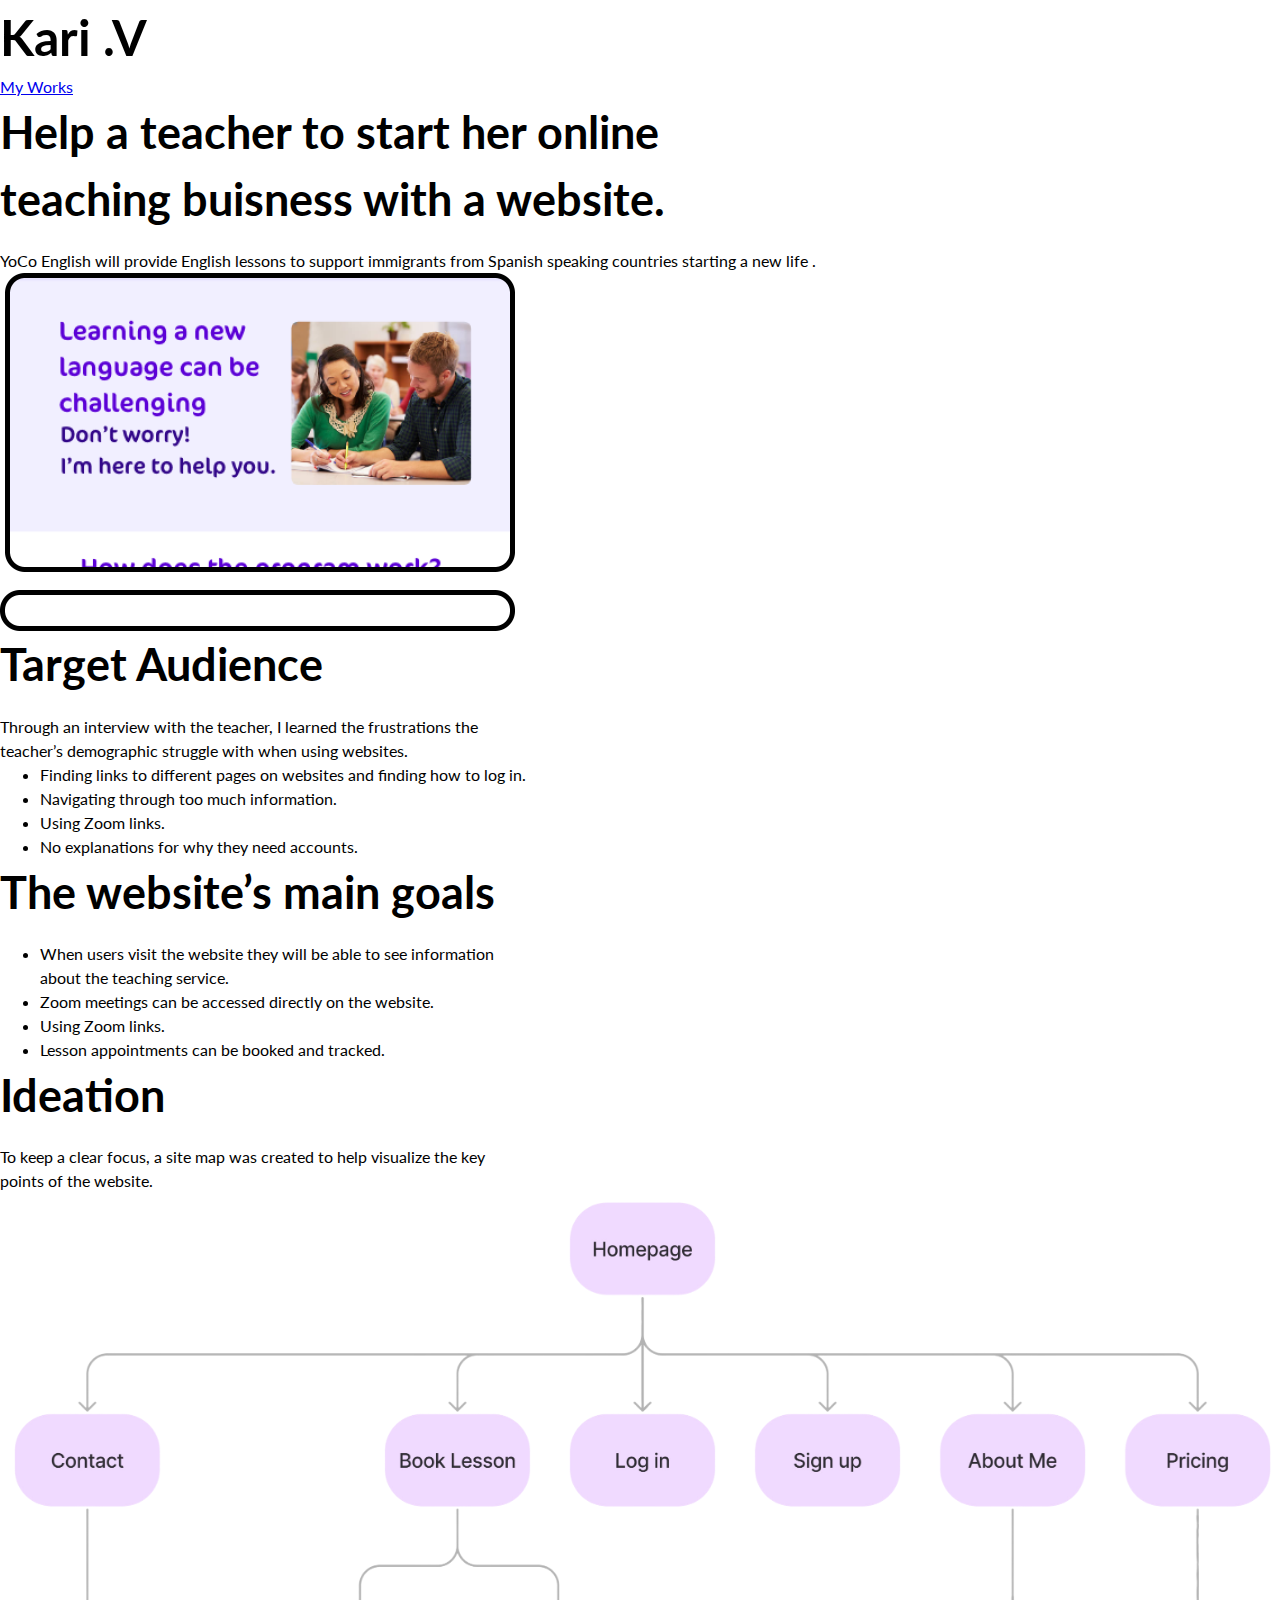
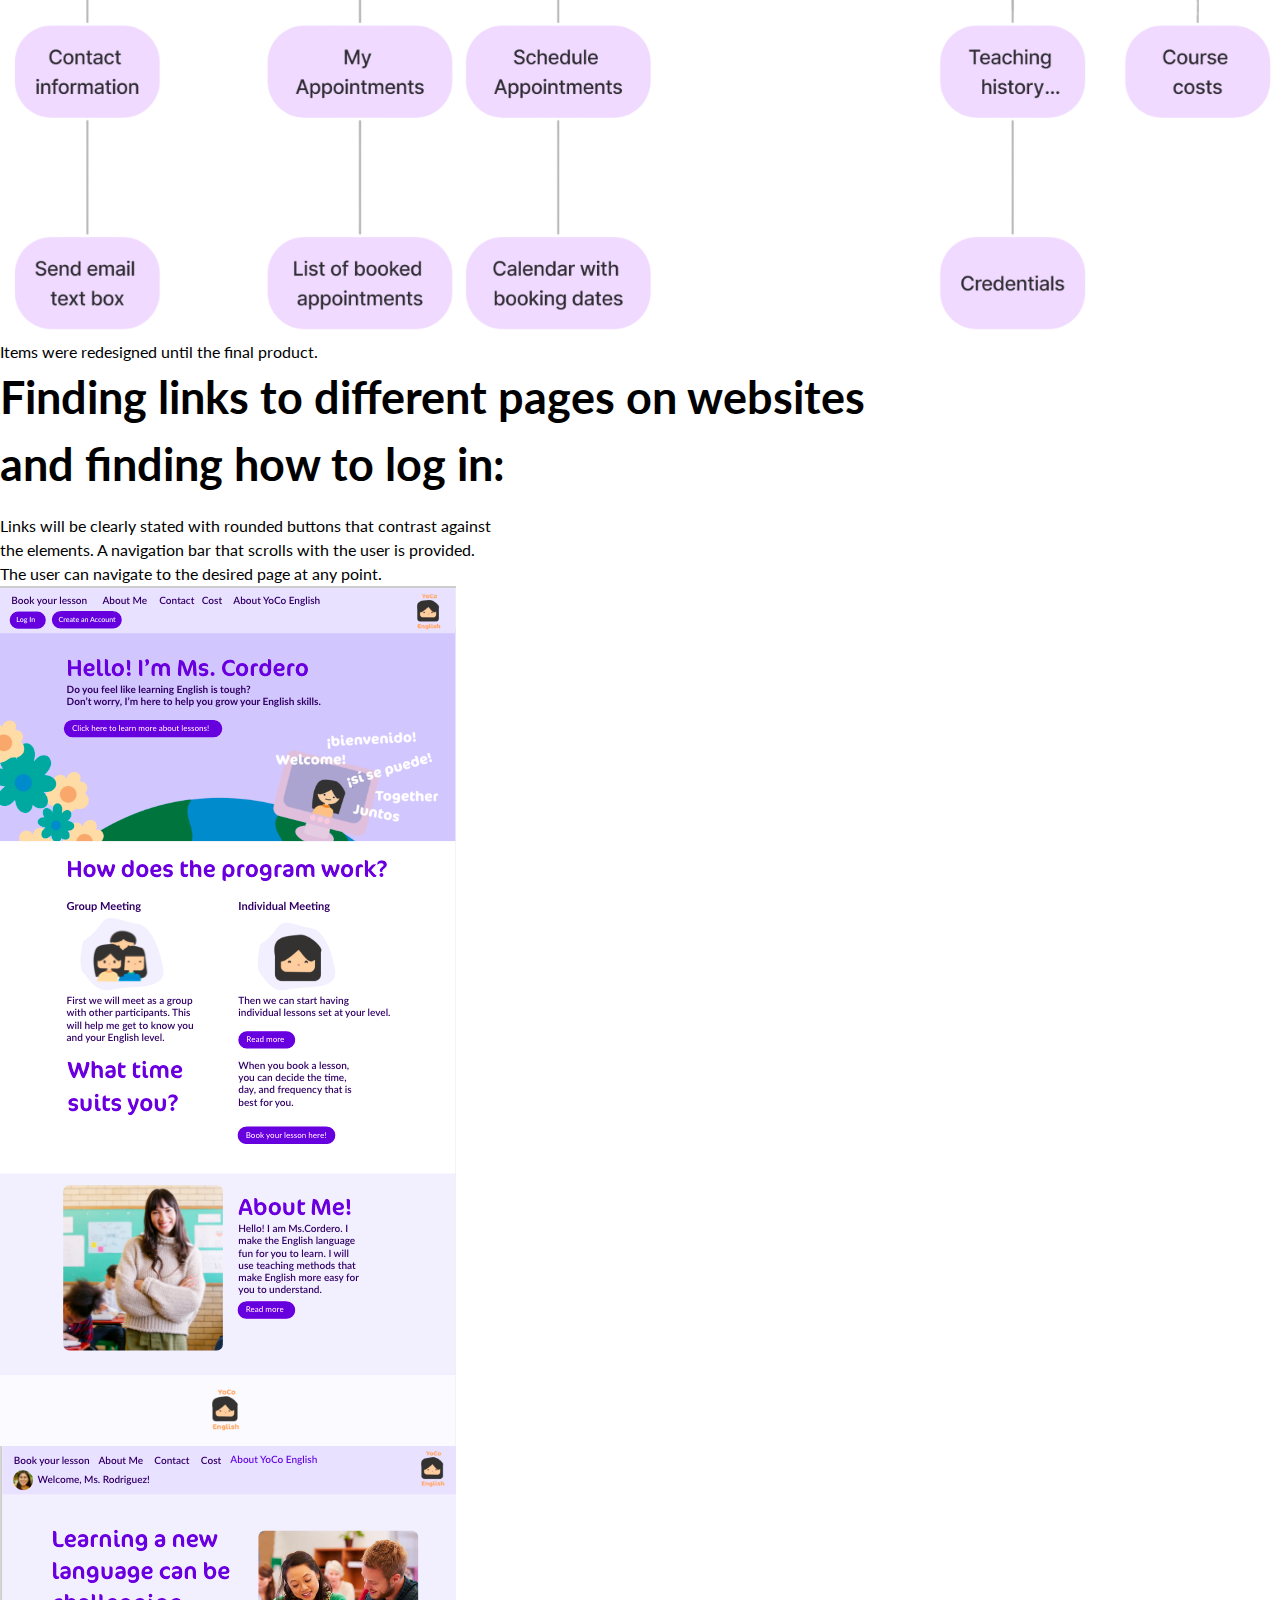
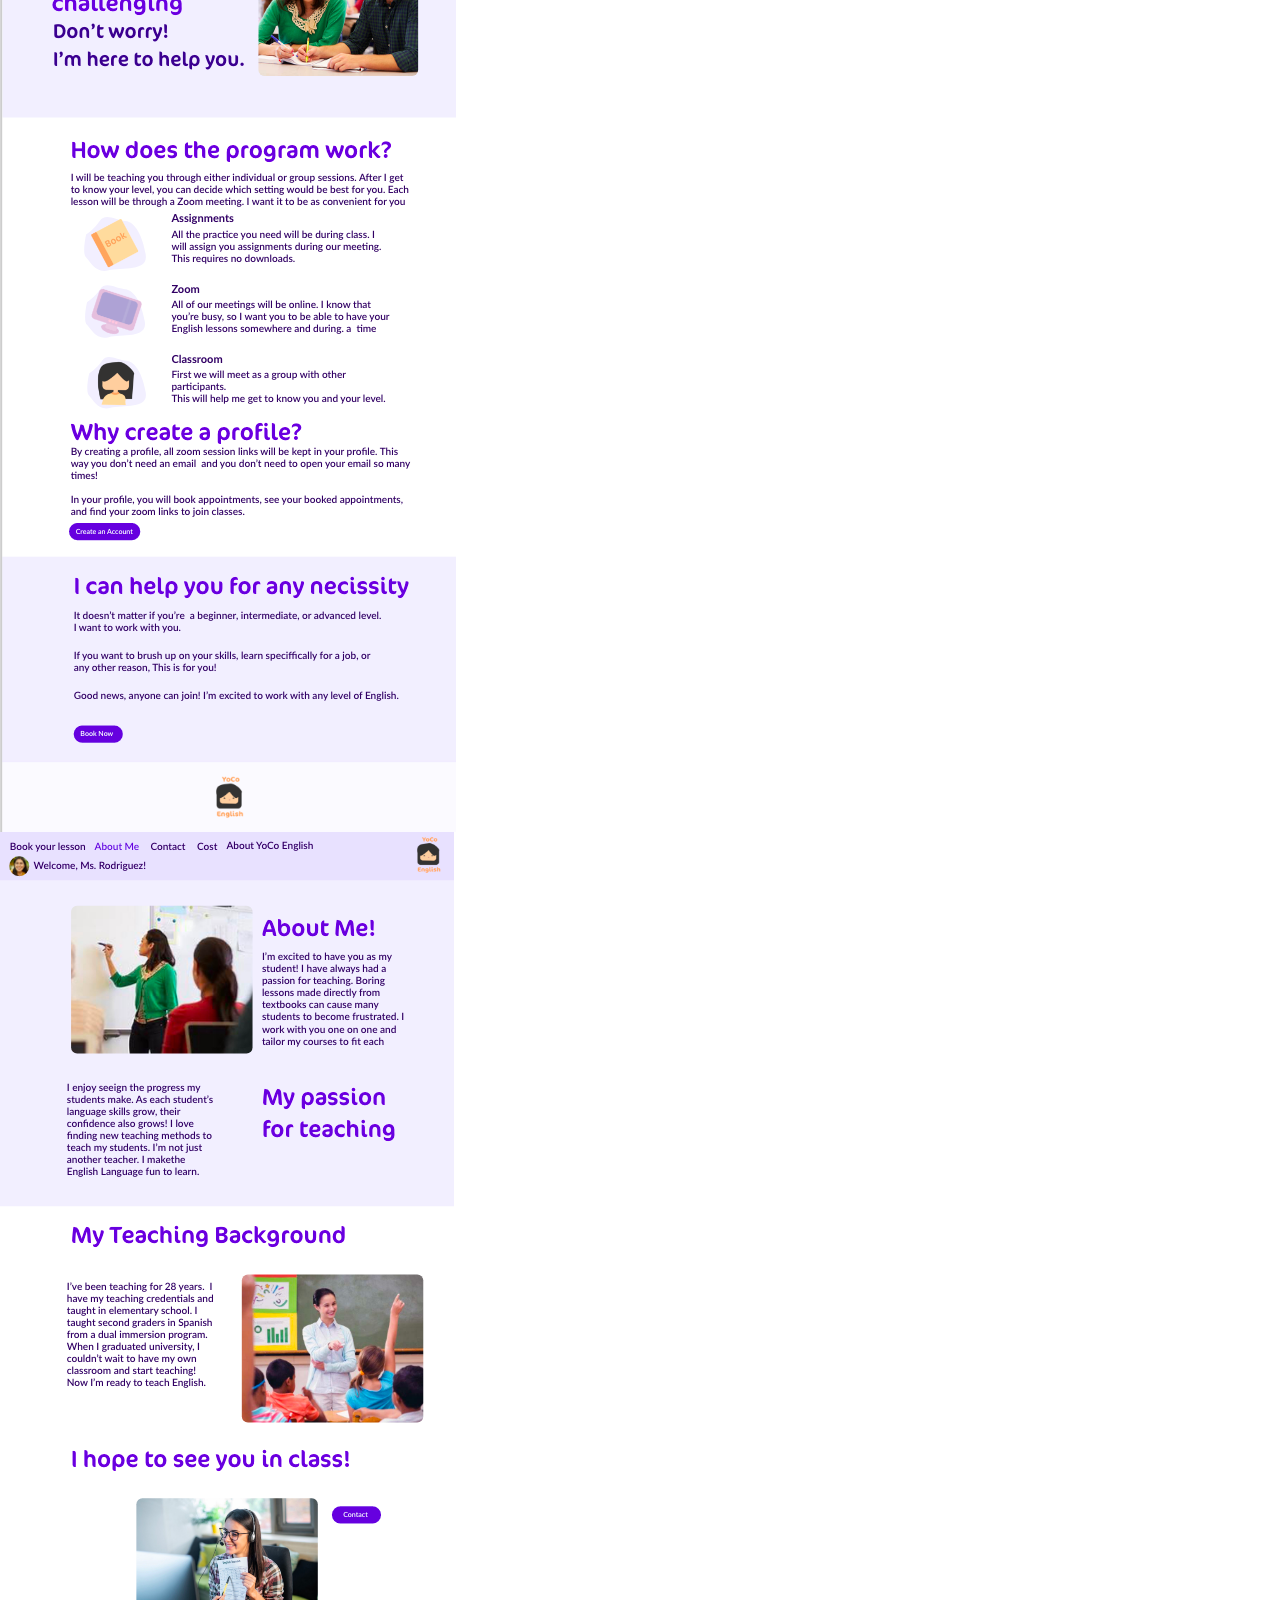
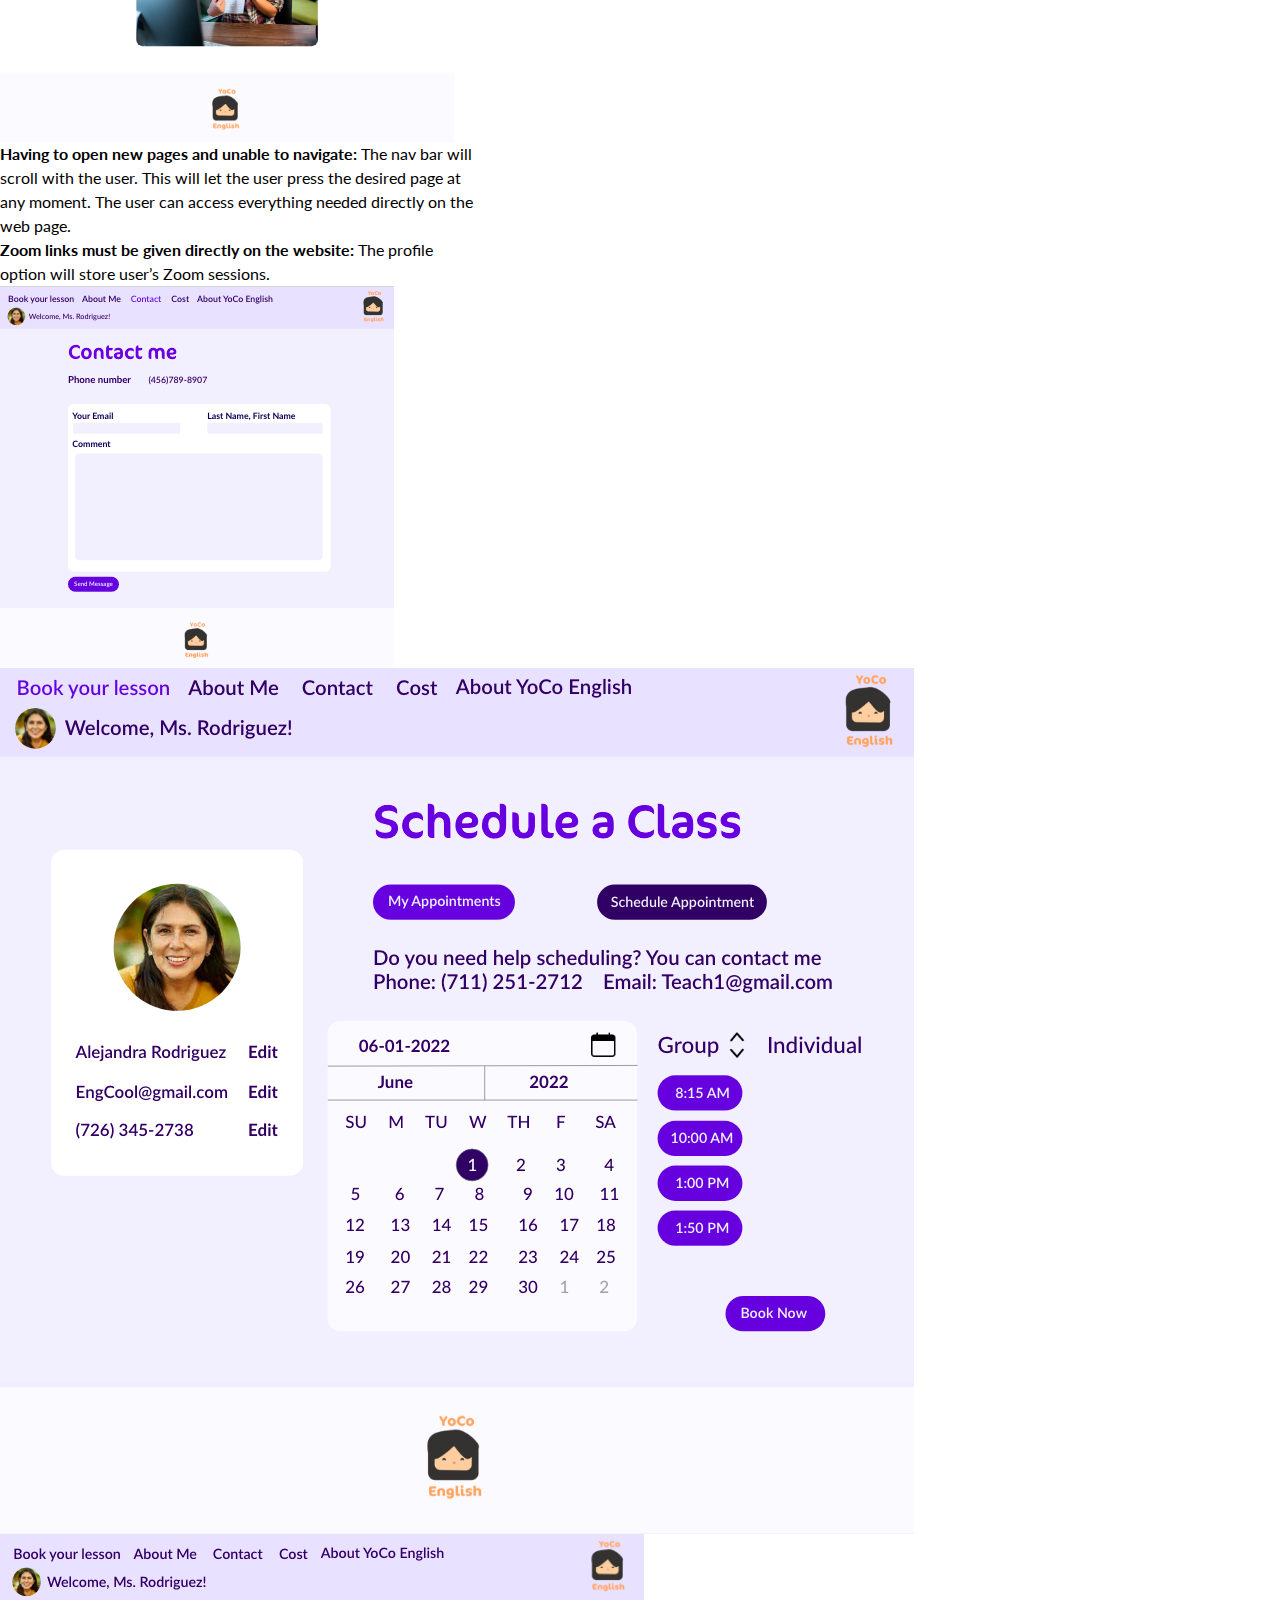
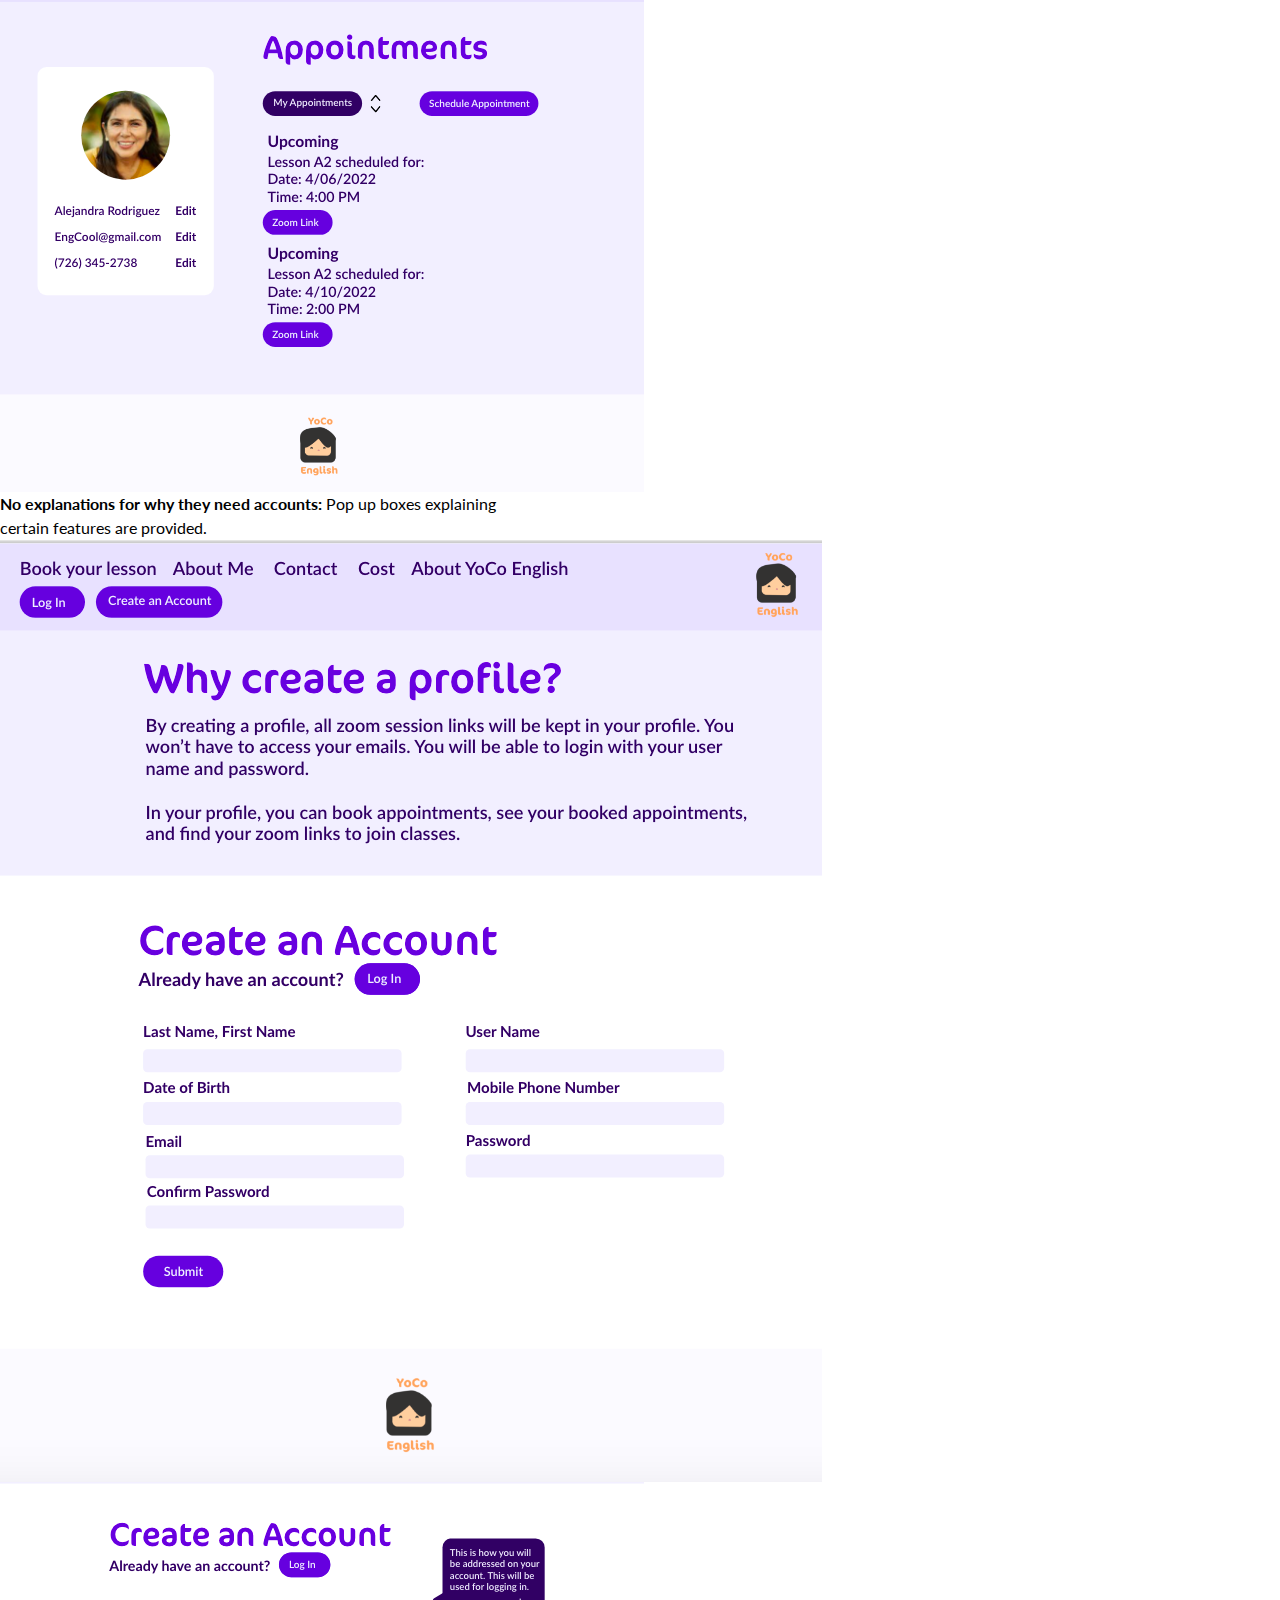
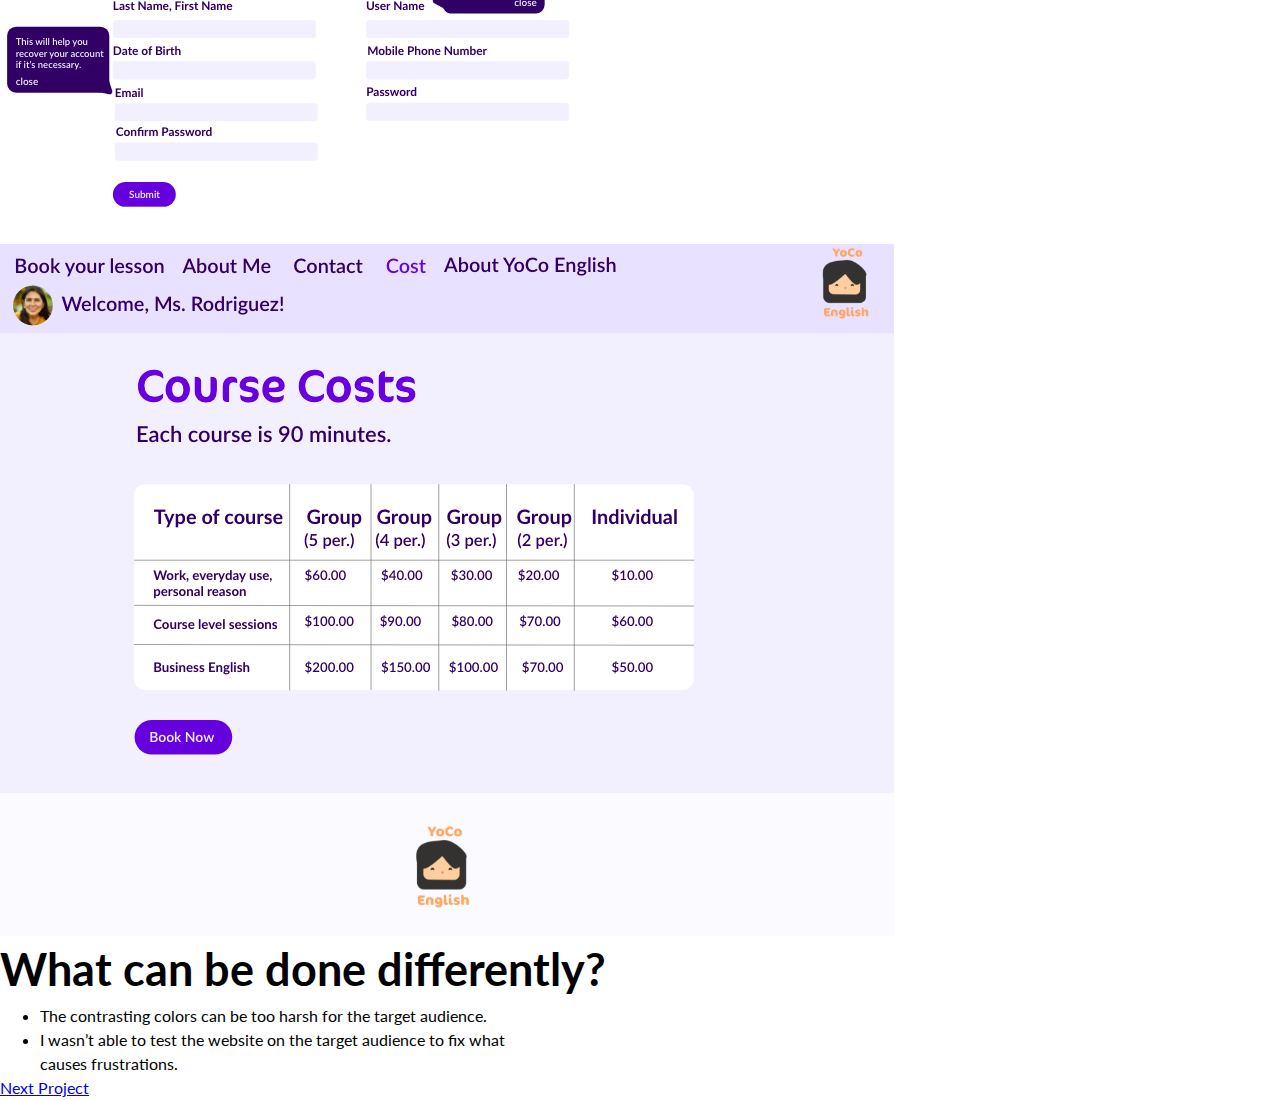
<file: project2.html>
<!DOCTYPE html>
<html lang="en">
  <head>
    <meta charset="utf-8" />
    <meta name="viewport" content="initial-scale=1, width=device-width" />
    <link rel="stylesheet" href="./index.css" />
    <link
      rel="stylesheet"
      href="https://fonts.googleapis.com/css2?family=Yeseva+One:wght@400&display=swap"
    />
    <link
      rel="stylesheet"
      href="https://fonts.googleapis.com/css2?family=Laila:wght@400&display=swap"
    />
    <link rel="preconnect" href="https://fonts.googleapis.com" />
    <link rel="preconnect" href="https://fonts.gstatic.com" crossorigin />
    <link
      href="https://fonts.googleapis.com/css2?family=Lato:ital,wght@0,100;0,300;0,400;0,700;0,900;1,100;1,300;1,400;1,700;1,900&display=swap"
      rel="stylesheet"
    />
    <link
      href="https://fonts.googleapis.com/css2?family=Poppins:ital,wght@0,100;0,200;0,300;0,400;0,500;0,600;0,700;0,800;0,900;1,100;1,200;1,300;1,400;1,500;1,600;1,700;1,800;1,900&display=swap"
      rel="stylesheet"
    />
  </head>
  <body>
    <div id="project2Section1">
      <div id="topWords">
        <h1>Kari .V</h1>
        <a href="index.html#homePageMyWorks"
          ><p id="myWorksText">My Works</p></a
        >
      </div>
      <div id="project2Section1Content">
        <div id="project2Section1Text">
          <h3>
            Help a teacher to start her online teaching buisness with a website.
          </h3>
          <p class="project1Description">
            YoCo English will provide English lessons to support immigrants from
            Spanish speaking countries starting a new life .
          </p>
        </div>
        <img
          id="project2Section1Img"
          src="docs/assets/images/prj2/prj2Section1.png"
        />
      </div>
    </div>
    <div id="project2Section2">
      <h3>Target Audience</h3>
      <p class="project1Description">
        Through an interview with the teacher, I learned the frustrations the<br />
        teacher’s demographic struggle with when using websites.
      </p>
      <ul>
        <li>
          <p>
            Finding links to different pages on websites and finding how to log
            in.
          </p>
        </li>
        <li><p>Navigating through too much information.</p></li>
        <li><p>Using Zoom links.</p></li>
        <li><p>No explanations for why they need accounts.</p></li>
      </ul>
      <h3>The website’s main goals</h3>
      <ul>
        <li>
          <p>
            When users visit the website they will be able to see information<br />
            about the teaching service.
          </p>
        </li>
        <li><p>Zoom meetings can be accessed directly on the website.</p></li>
        <li><p>Using Zoom links.</p></li>
        <li><p>Lesson appointments can be booked and tracked.</p></li>
      </ul>
      <h3>Ideation</h3>
      <p class="project1Description">
        To keep a clear focus, a site map was created to help visualize the
        key<br />
        points of the website.
      </p>
      <img
        src="docs/assets/images/prj2/prj2Section2DiagramImage.png"
        alt="ideation diagram"
        id="Section2DiagramImg"
      />
      <p class="project1Description">
        Items were redesigned until the final product.
      </p>
      <h3>
        Finding links to different pages on websites<br />
        and finding how to log in:
      </h3>
      <p class="project1Description">
        Links will be clearly stated with rounded buttons that contrast
        against<br />
        the elements. A navigation bar that scrolls with the user is
        provided.<br />
        The user can navigate to the desired page at any point.
      </p>

      <div id="project2Section2Images2">
        <img
          src="docs/assets/images/prj2/prj2Section2AppShowcaseImages/prj2Section2AppShowcase3.png"
          alt="meal plan showcase first image"
        />
        <img
          src="docs/assets/images/prj2/prj2Section2AppShowcaseImages/prj2Section2AppShowcase2.png"
          alt="meal plan showcase second image"
        />
        <img
          src="docs/assets/images/prj2/prj2Section2AppShowcaseImages/prj2Section2AppShowcase1.png"
          alt="meal plan showcase third image"
        />
      </div>
      <p class="project1Description">
        <b>Having to open new pages and unable to navigate:</b> The nav bar
        will<br />
        scroll with the user. This will let the user press the desired page
        at<br />
        any moment. The user can access everything needed directly on the<br />
        web page.
      </p>
      <p class="project1Description">
        <b>Zoom links must be given directly on the website:</b> The profile<br />
        option will store user’s Zoom sessions.
      </p>

      <div id="project2Section2Images3">
        <img
          src="docs/assets/images/prj2/prj2Section2CalendarShowcaseImages/prj2Section2CalendarShowcaseImg1.png"
          alt="calendar showcase first image"
        />
        <img
          src="docs/assets/images/prj2/prj2Section2CalendarShowcaseImages/prj2Section2CalendarShowcaseImg2.png"
          alt="calendar showcase second image"
        />
        <img
          src="docs/assets/images/prj2/prj2Section2CalendarShowcaseImages/prj2Section2CalendarShowcaseImg3.png"
          alt="calendar showcase third image"
        />
      </div>
      <p class="project1Description">
        <b>No explanations for why they need accounts:</b> Pop up boxes
        explaining<br />
        certain features are provided.
      </p>
      <div id="project2Section2Images4">
        <img
          id="leftSideImagePrj2Bottom"
          src="docs/assets/images/prj2/section2BotPics/prj2Section2BotPics1.png"
          alt="account creation screen"
        />
        <div id="veriticalImageBox">
          <img
            src="docs/assets/images/prj2/section2BotPics/prj2Section2BotPics2.png"
            alt="account creation screen"
          />
          <img
            src="docs/assets/images/prj2/section2BotPics/prj2Section2BotPics3.png"
            alt="account creation screen"
          />
        </div>
      </div>
      <h2>What can be done differently?</h2>
      <ul>
        <li>
          <p>
            The contrasting colors can be too harsh for the target audience.
          </p>
        </li>
        <li>
          <p>
            I wasn’t able to test the website on the target audience to fix
            what<br />
            causes frustrations.
          </p>
        </li>
      </ul>
    </div>
    <a href="project3.html"><p id="nextProjectText">Next Project</p></a>
  </body>
</html>
</file>
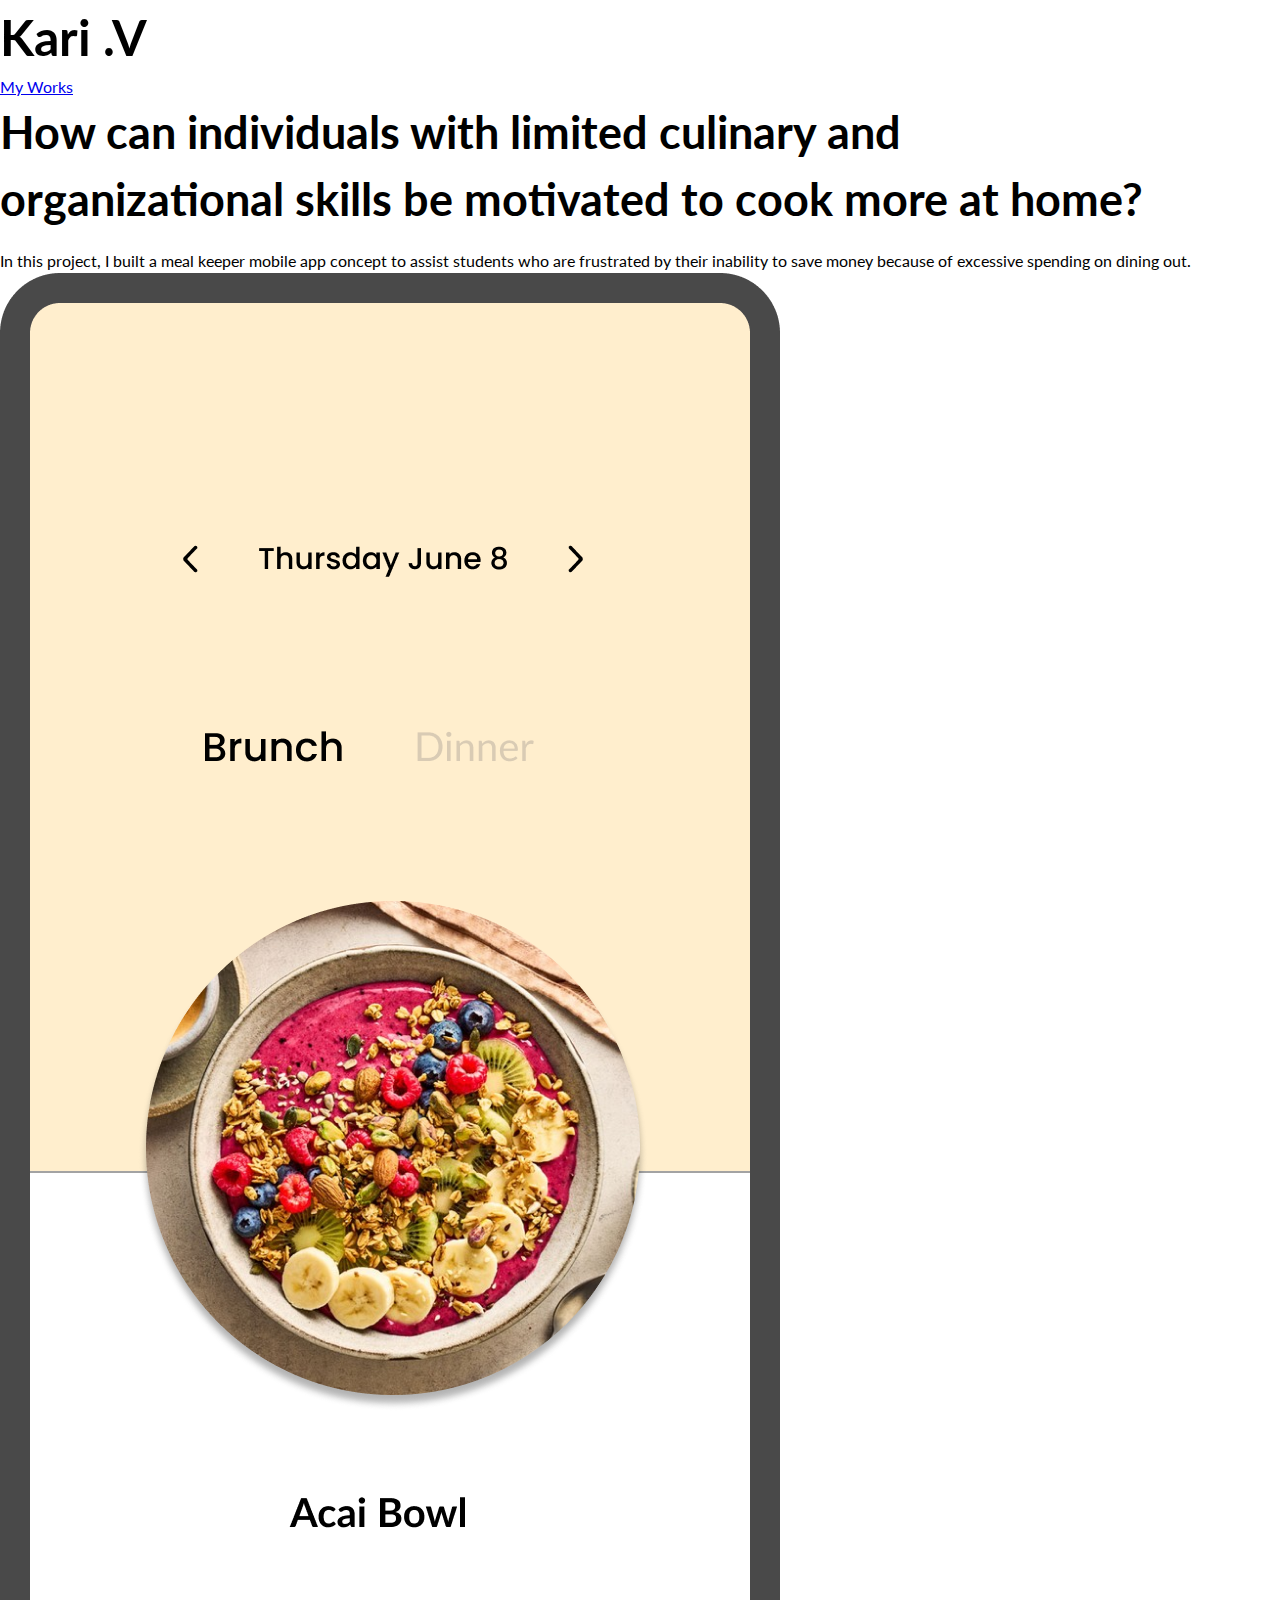
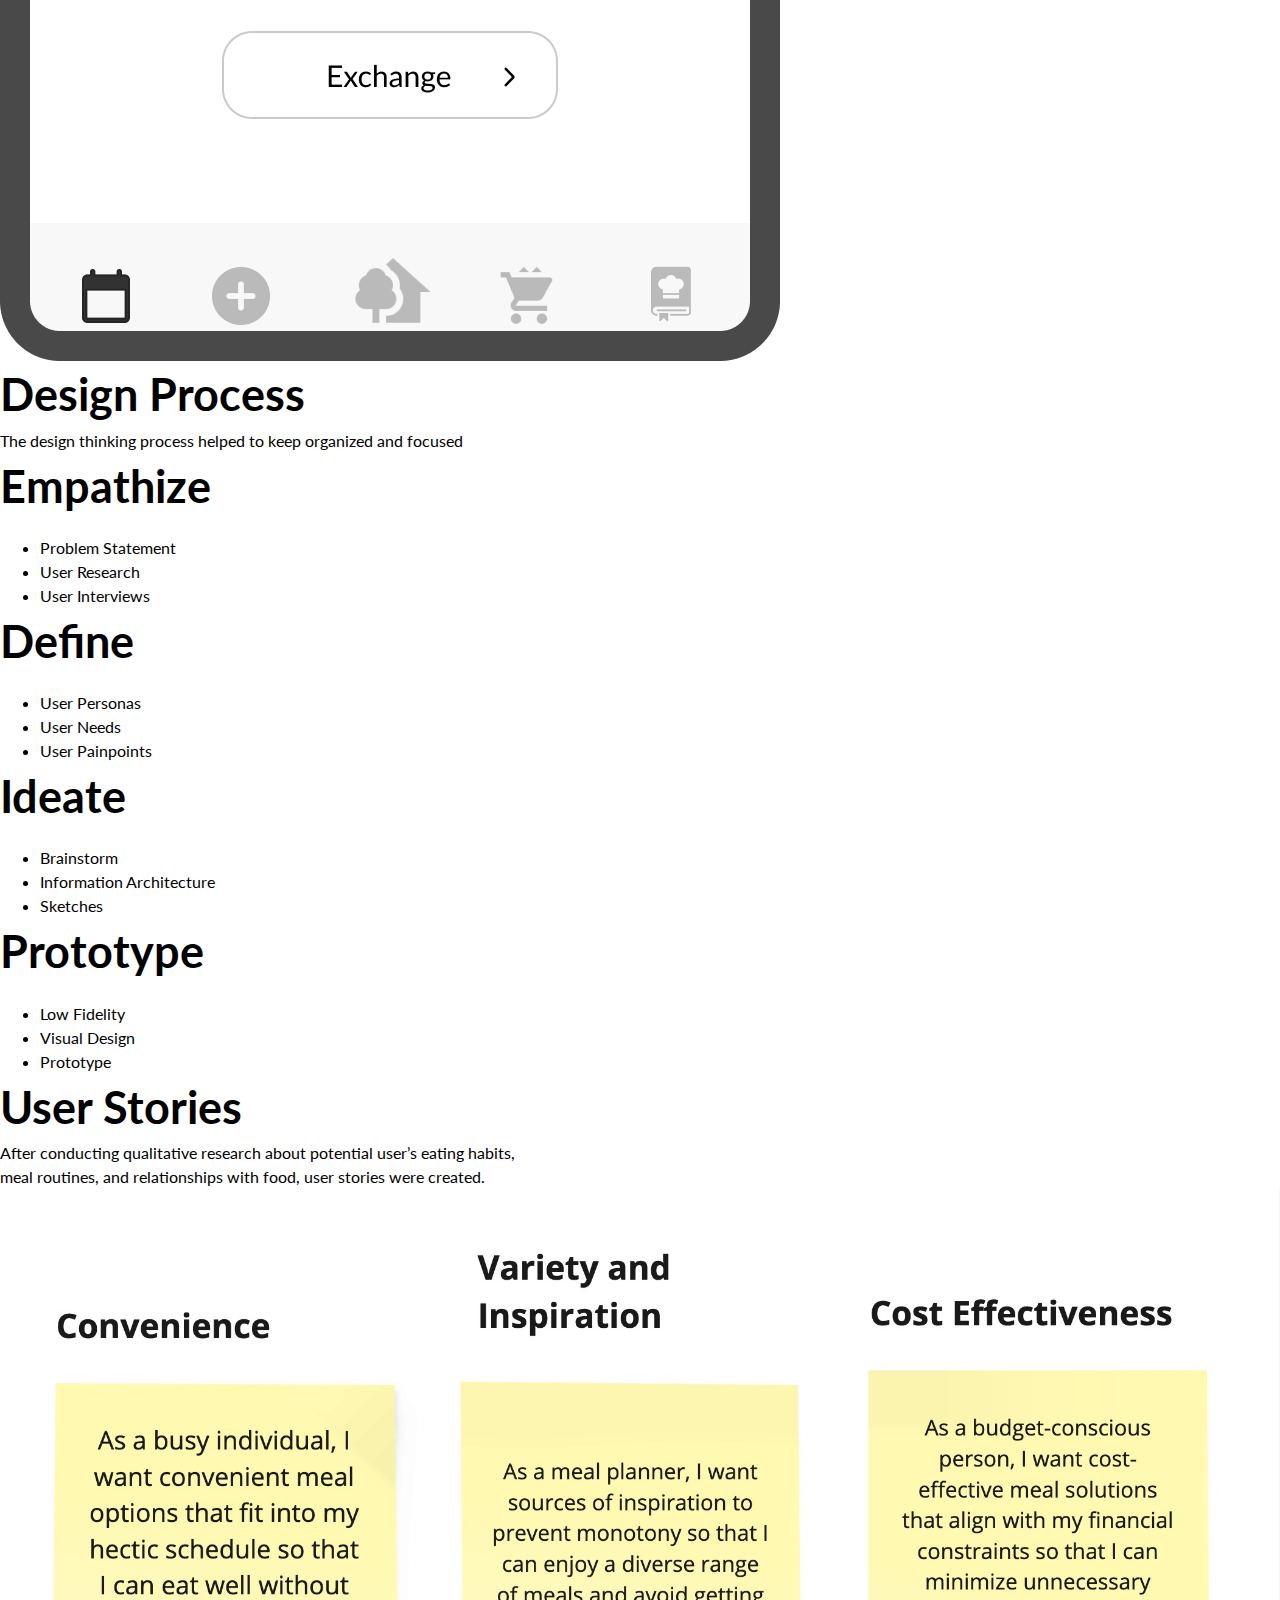
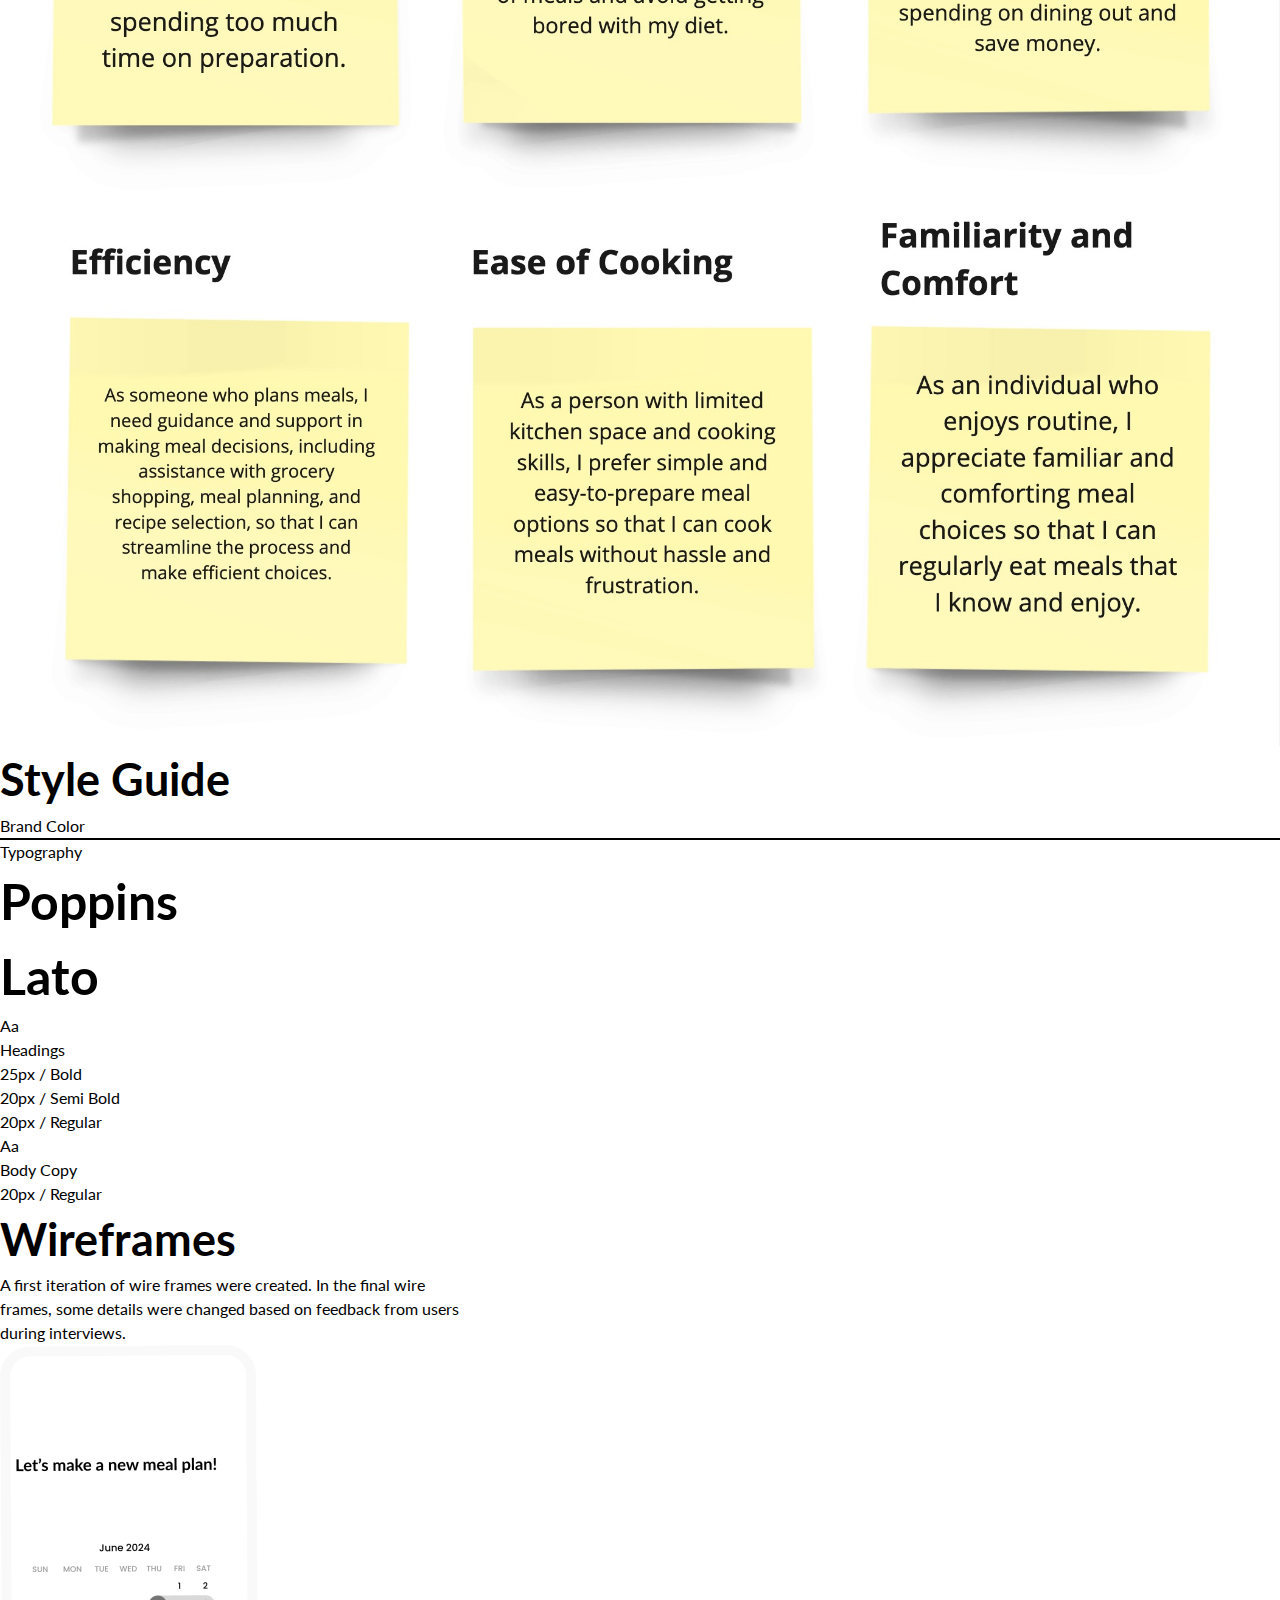
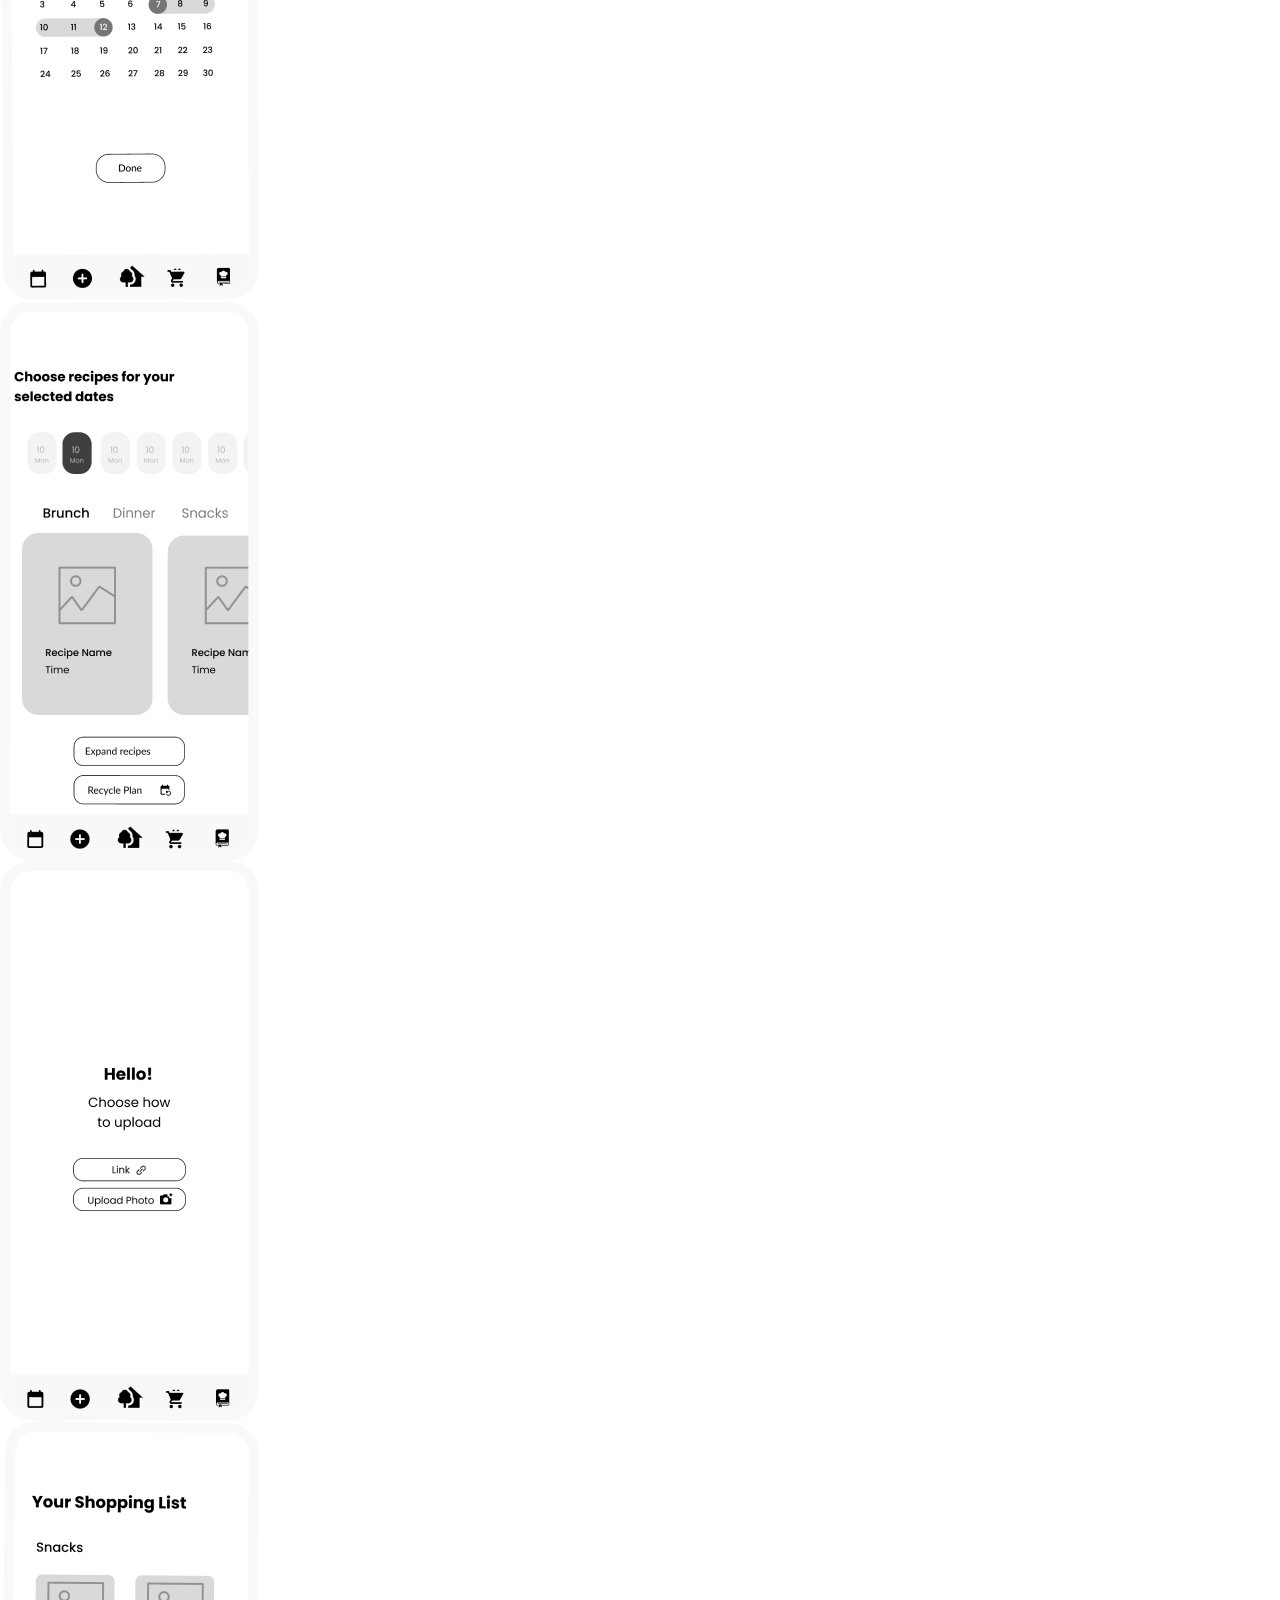
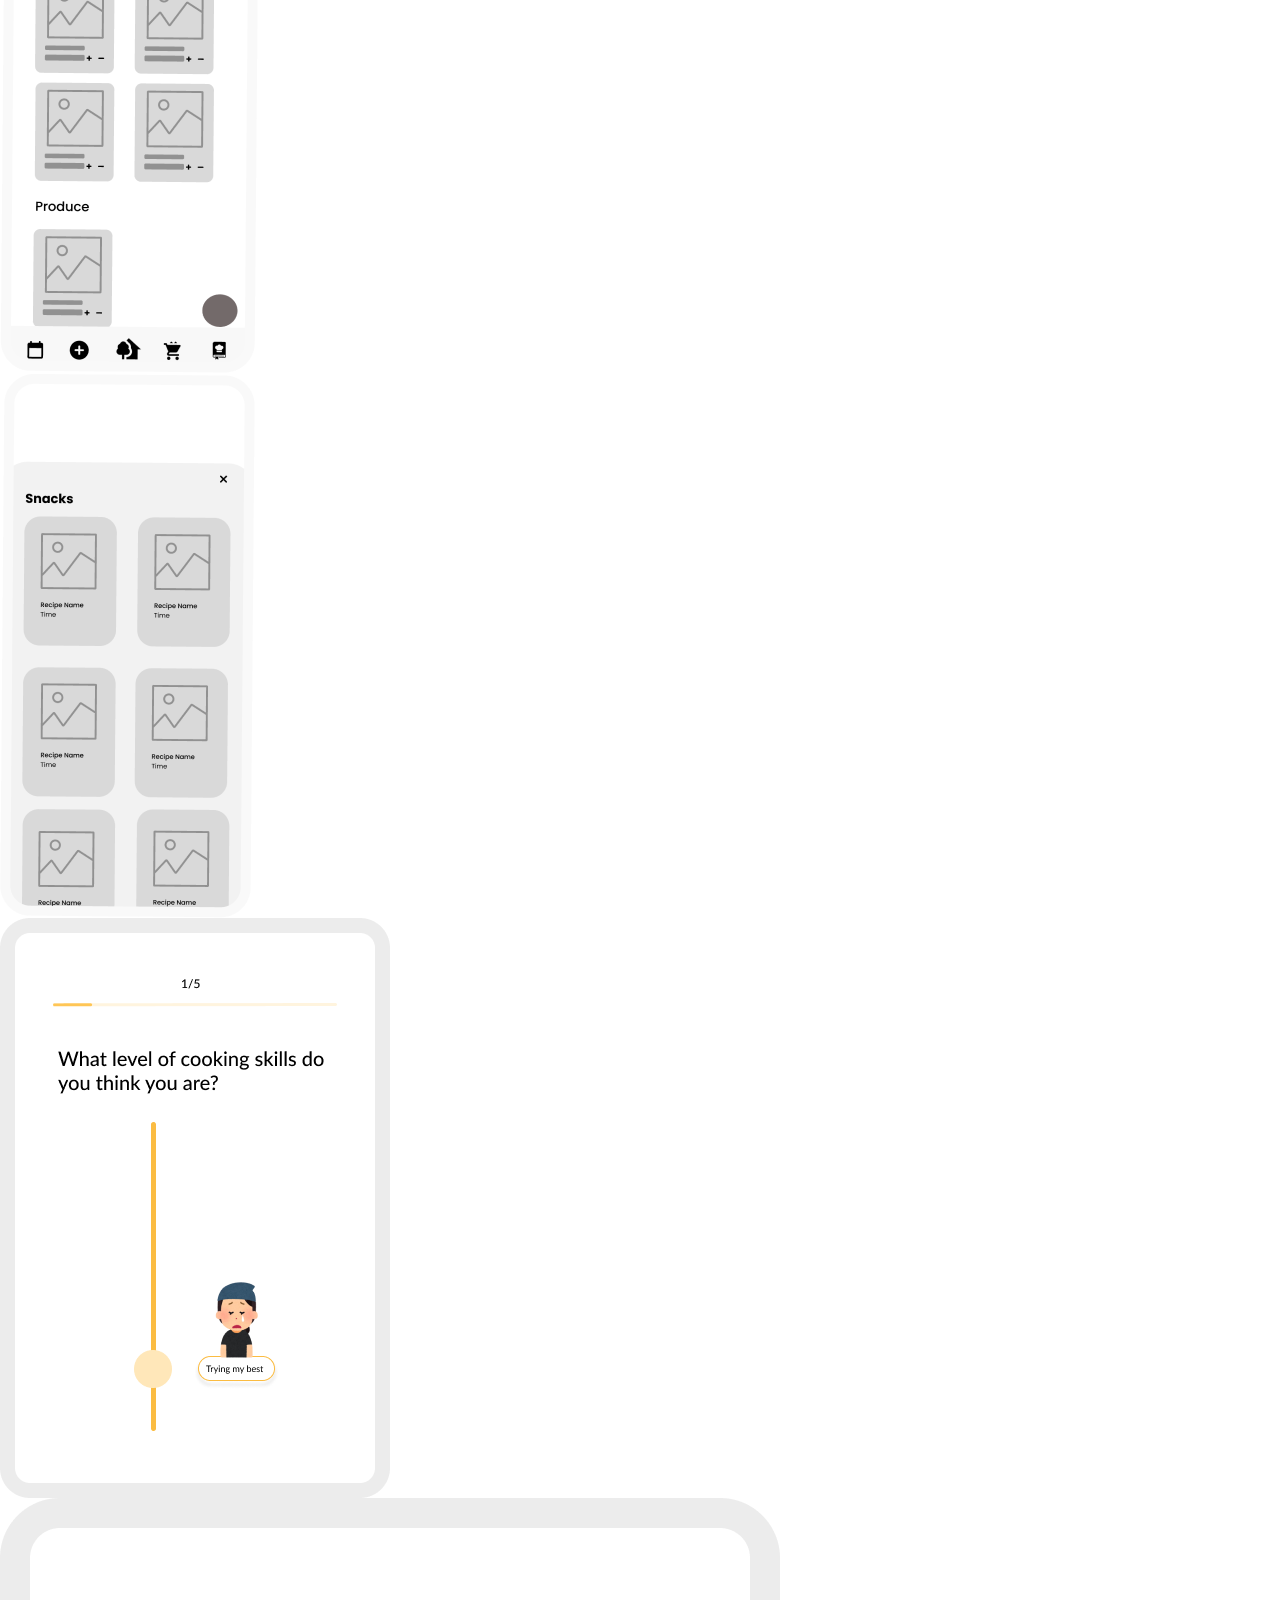
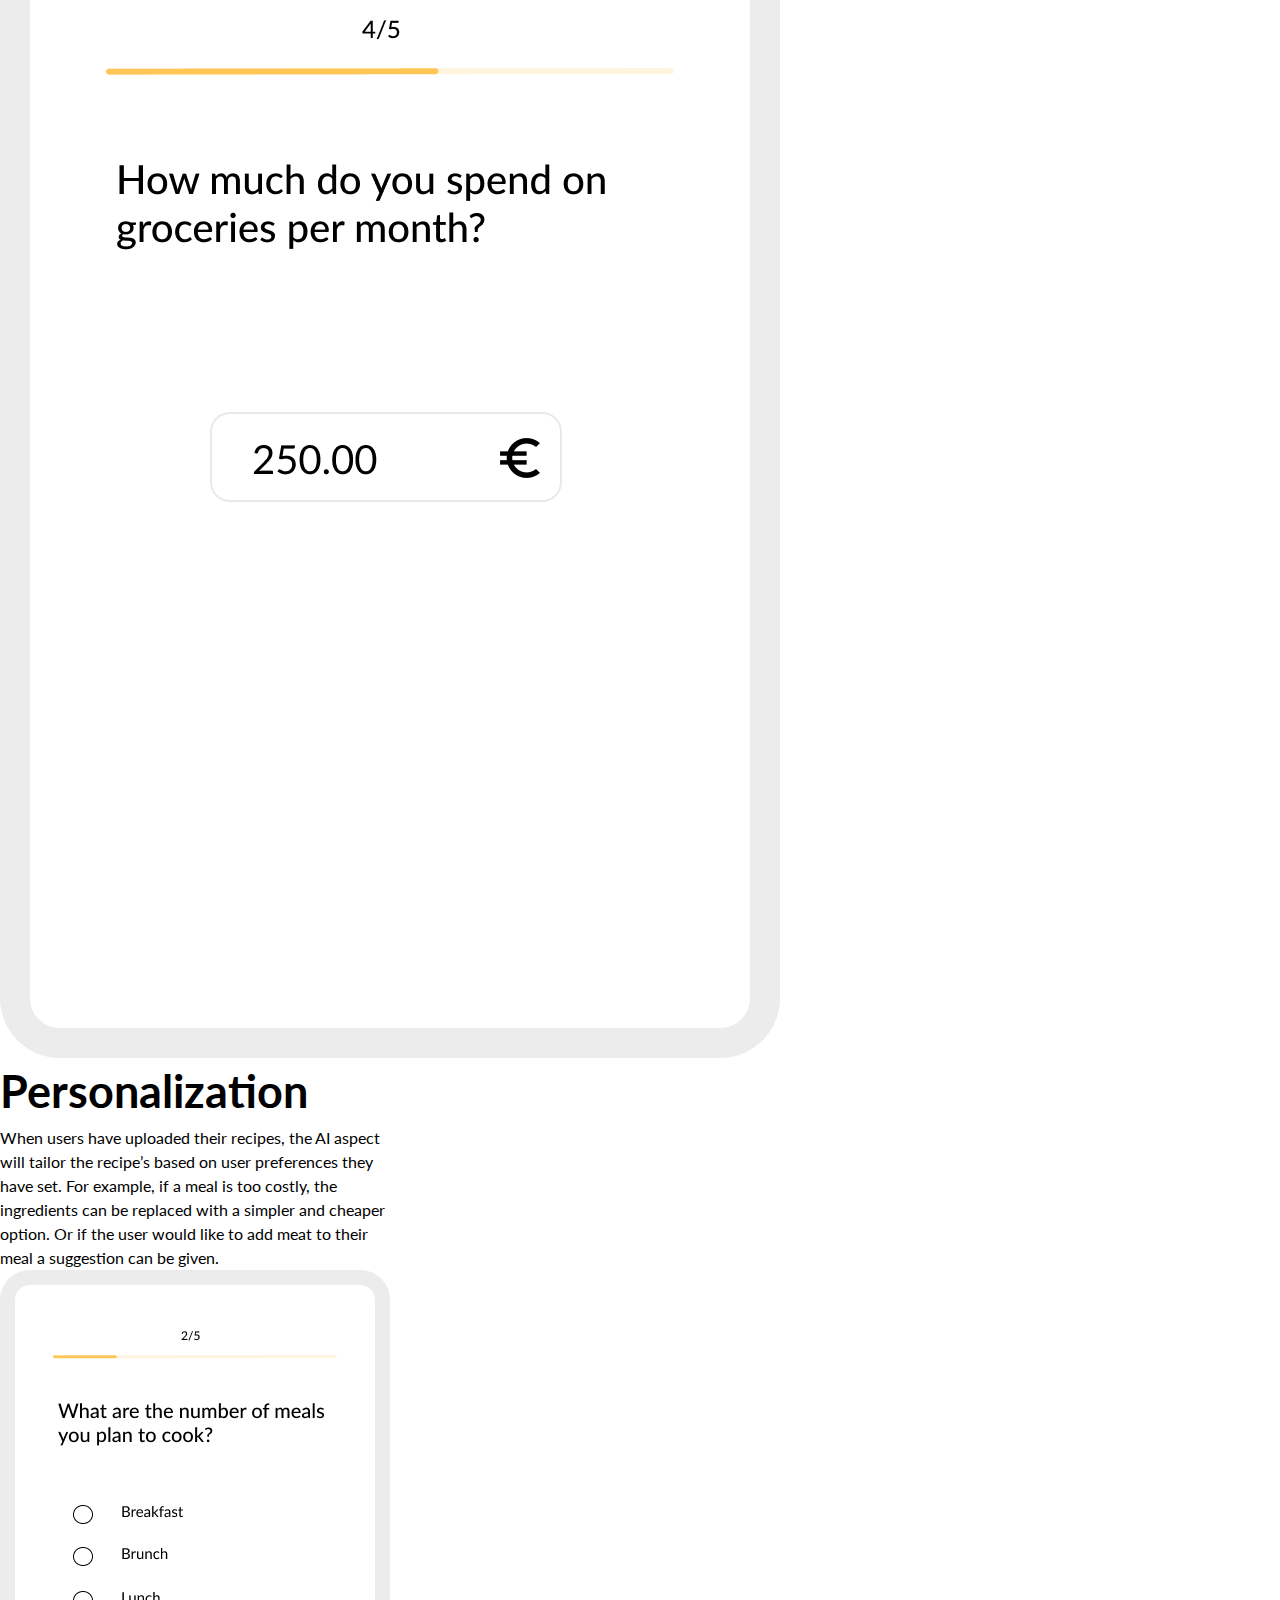
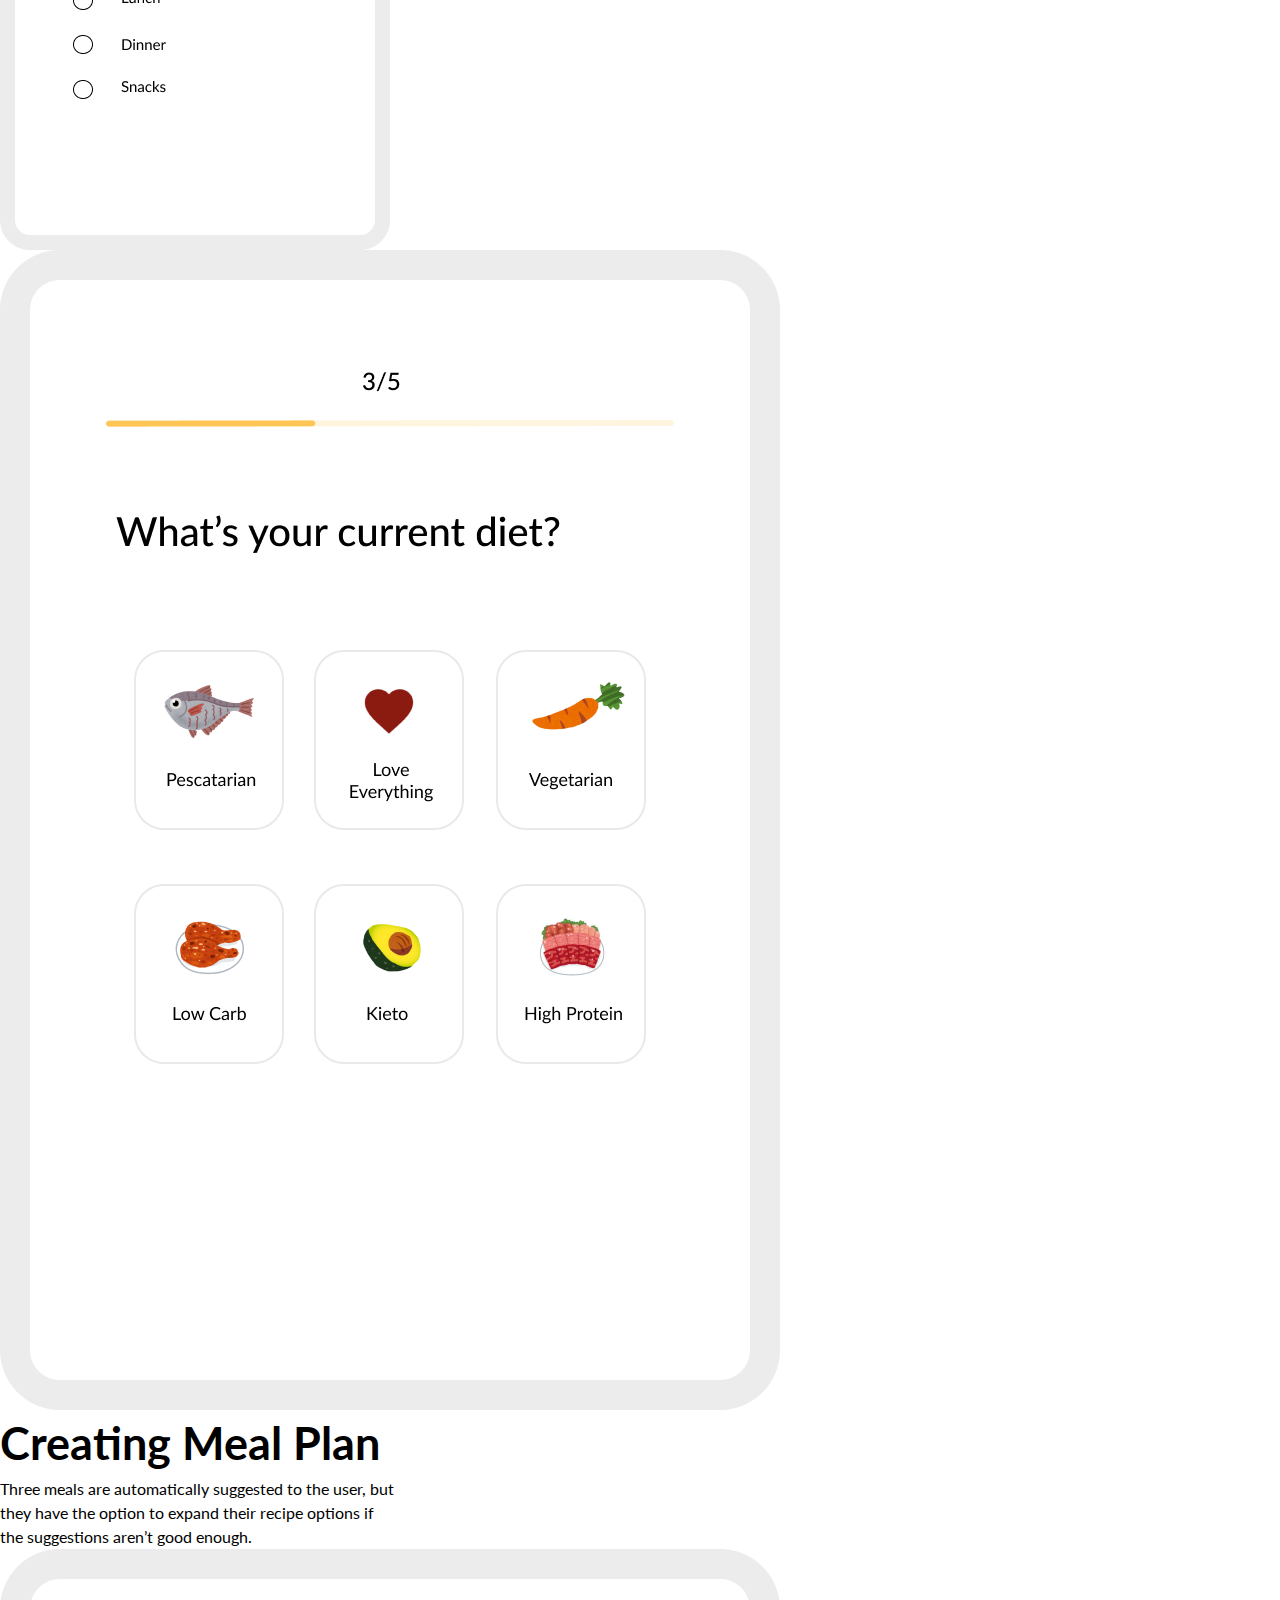
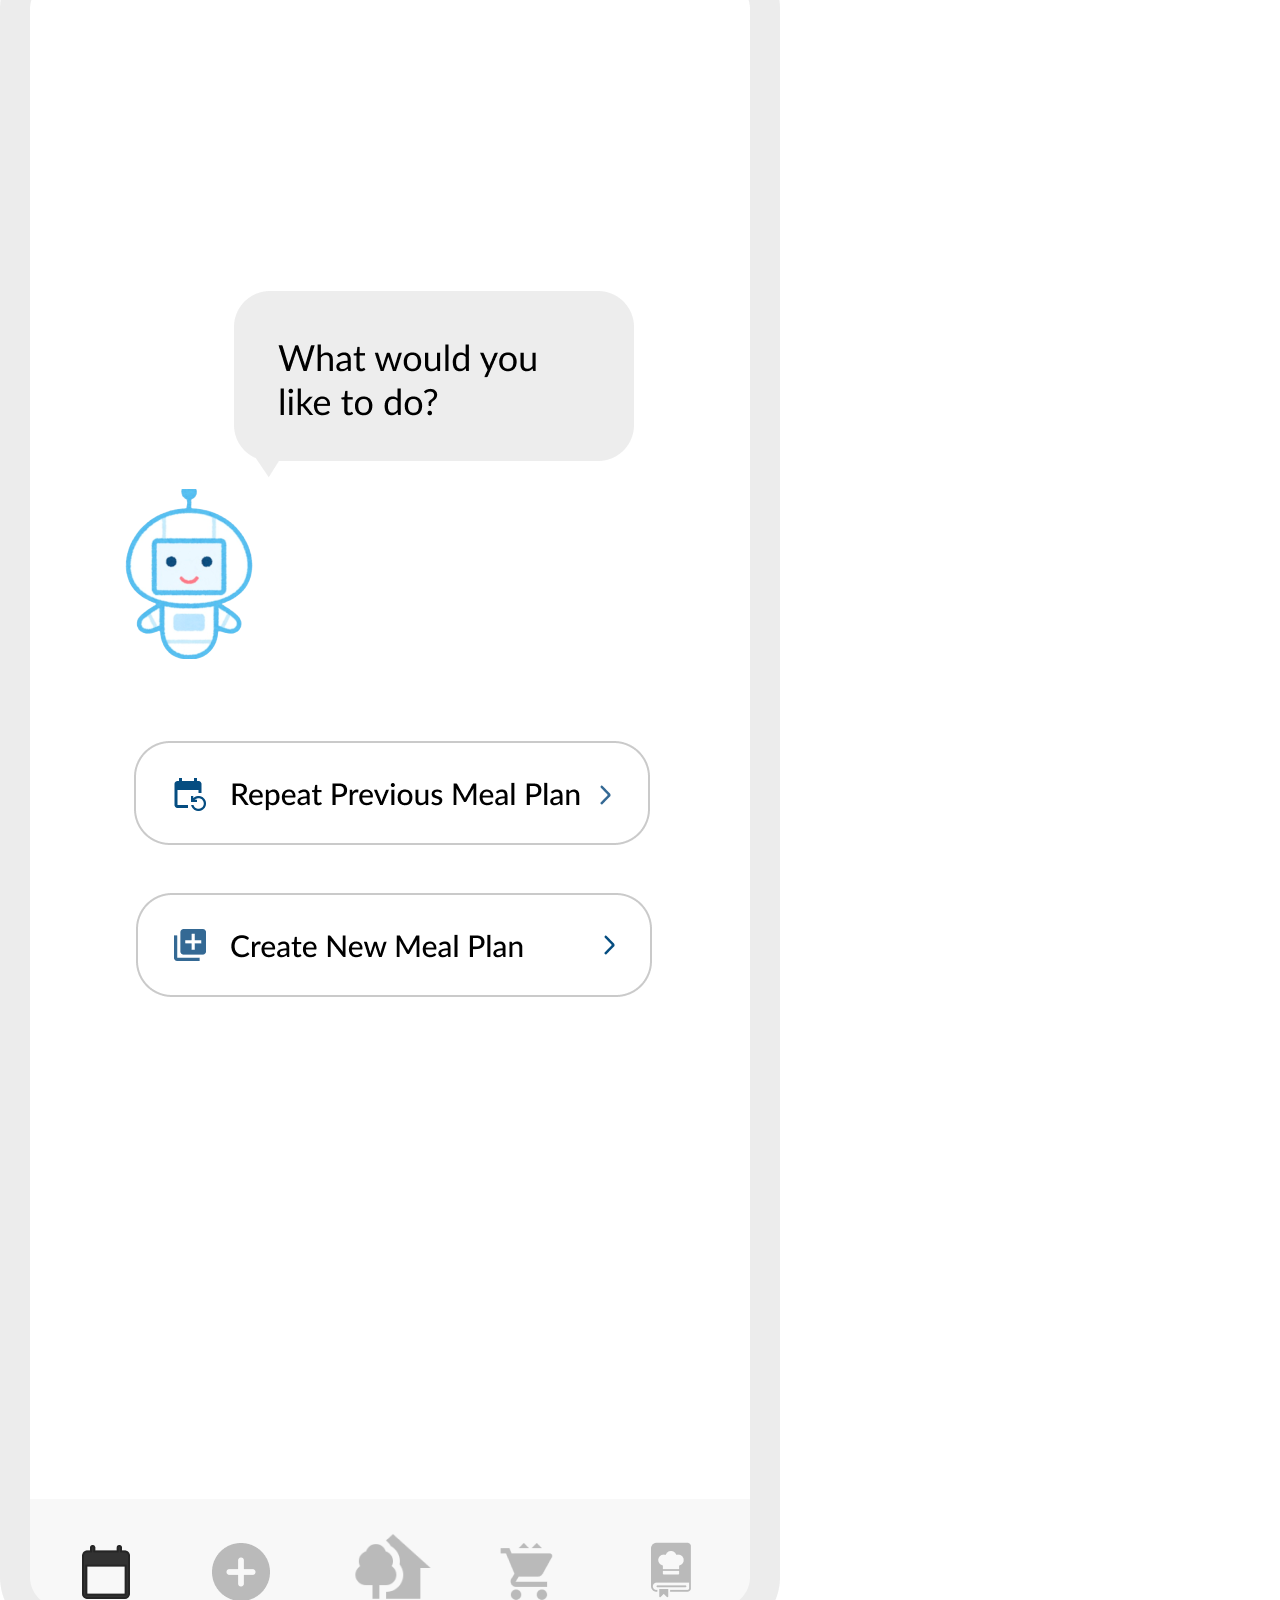
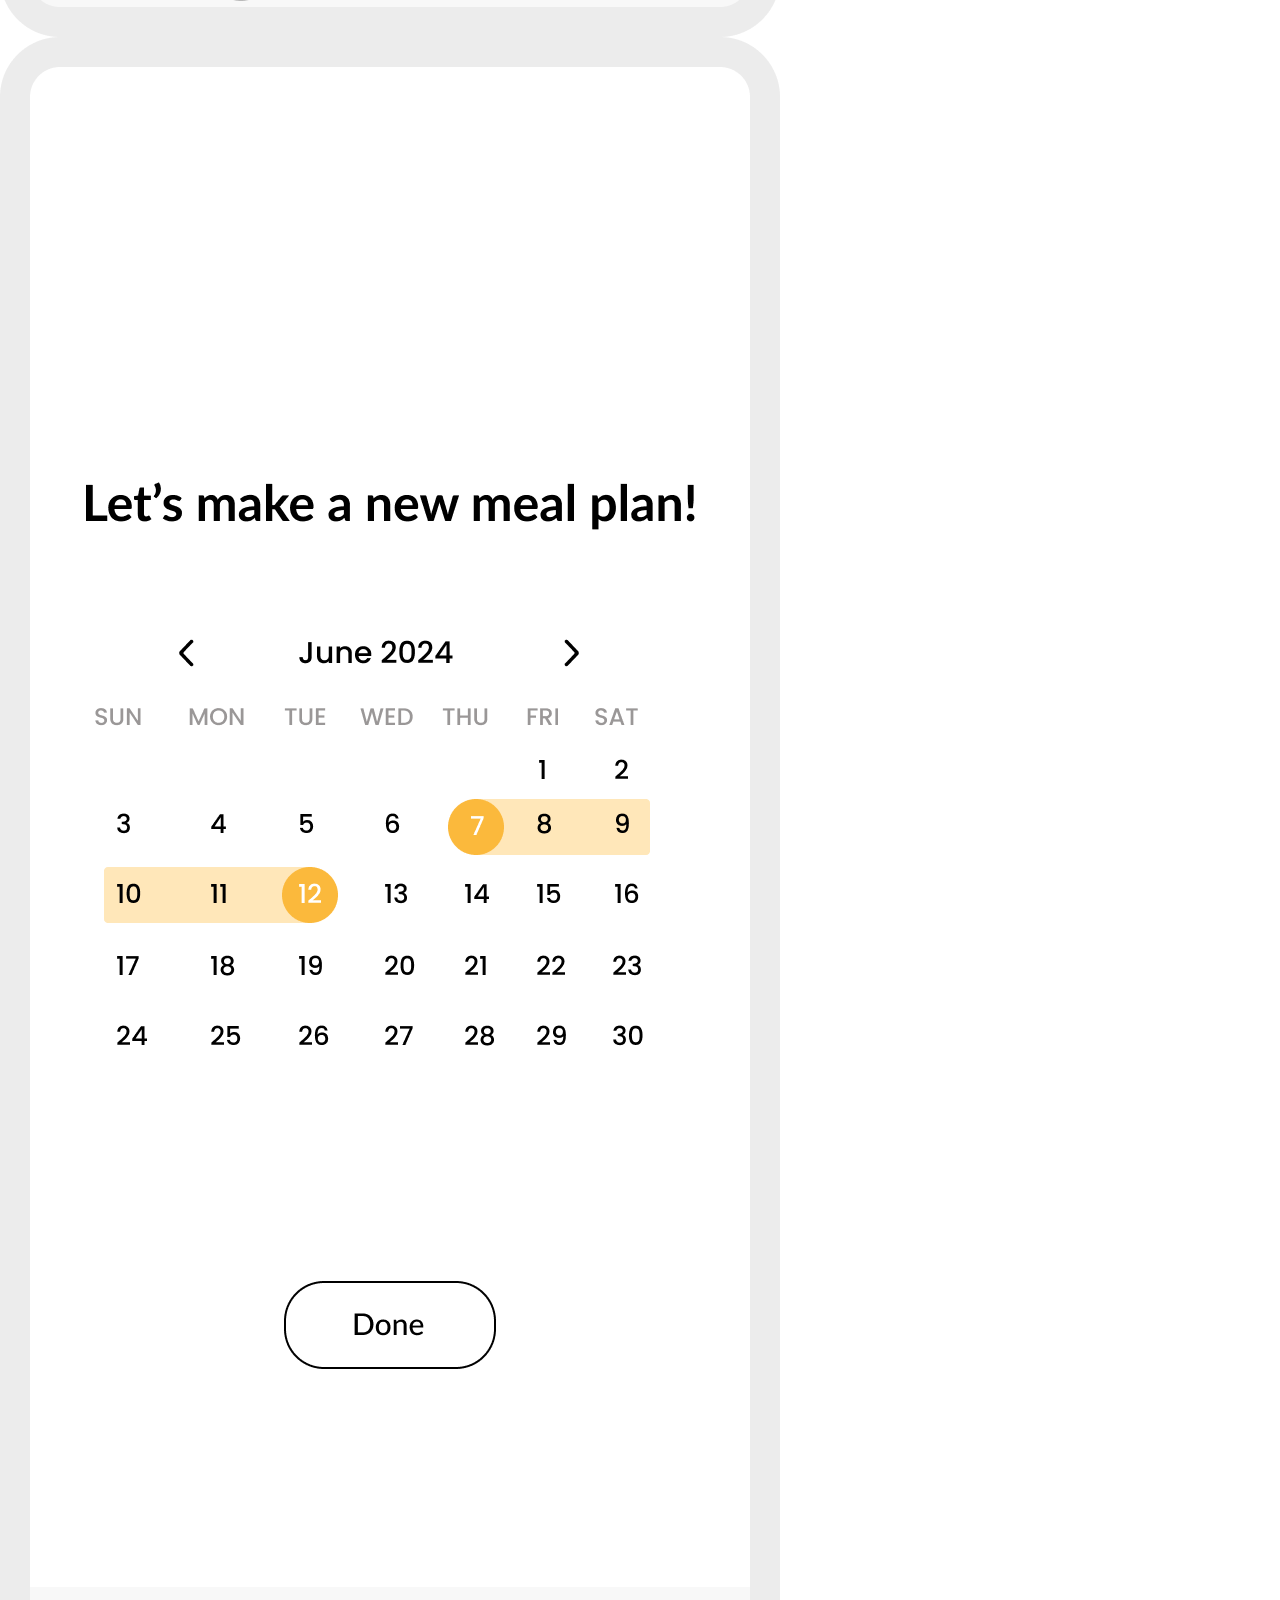
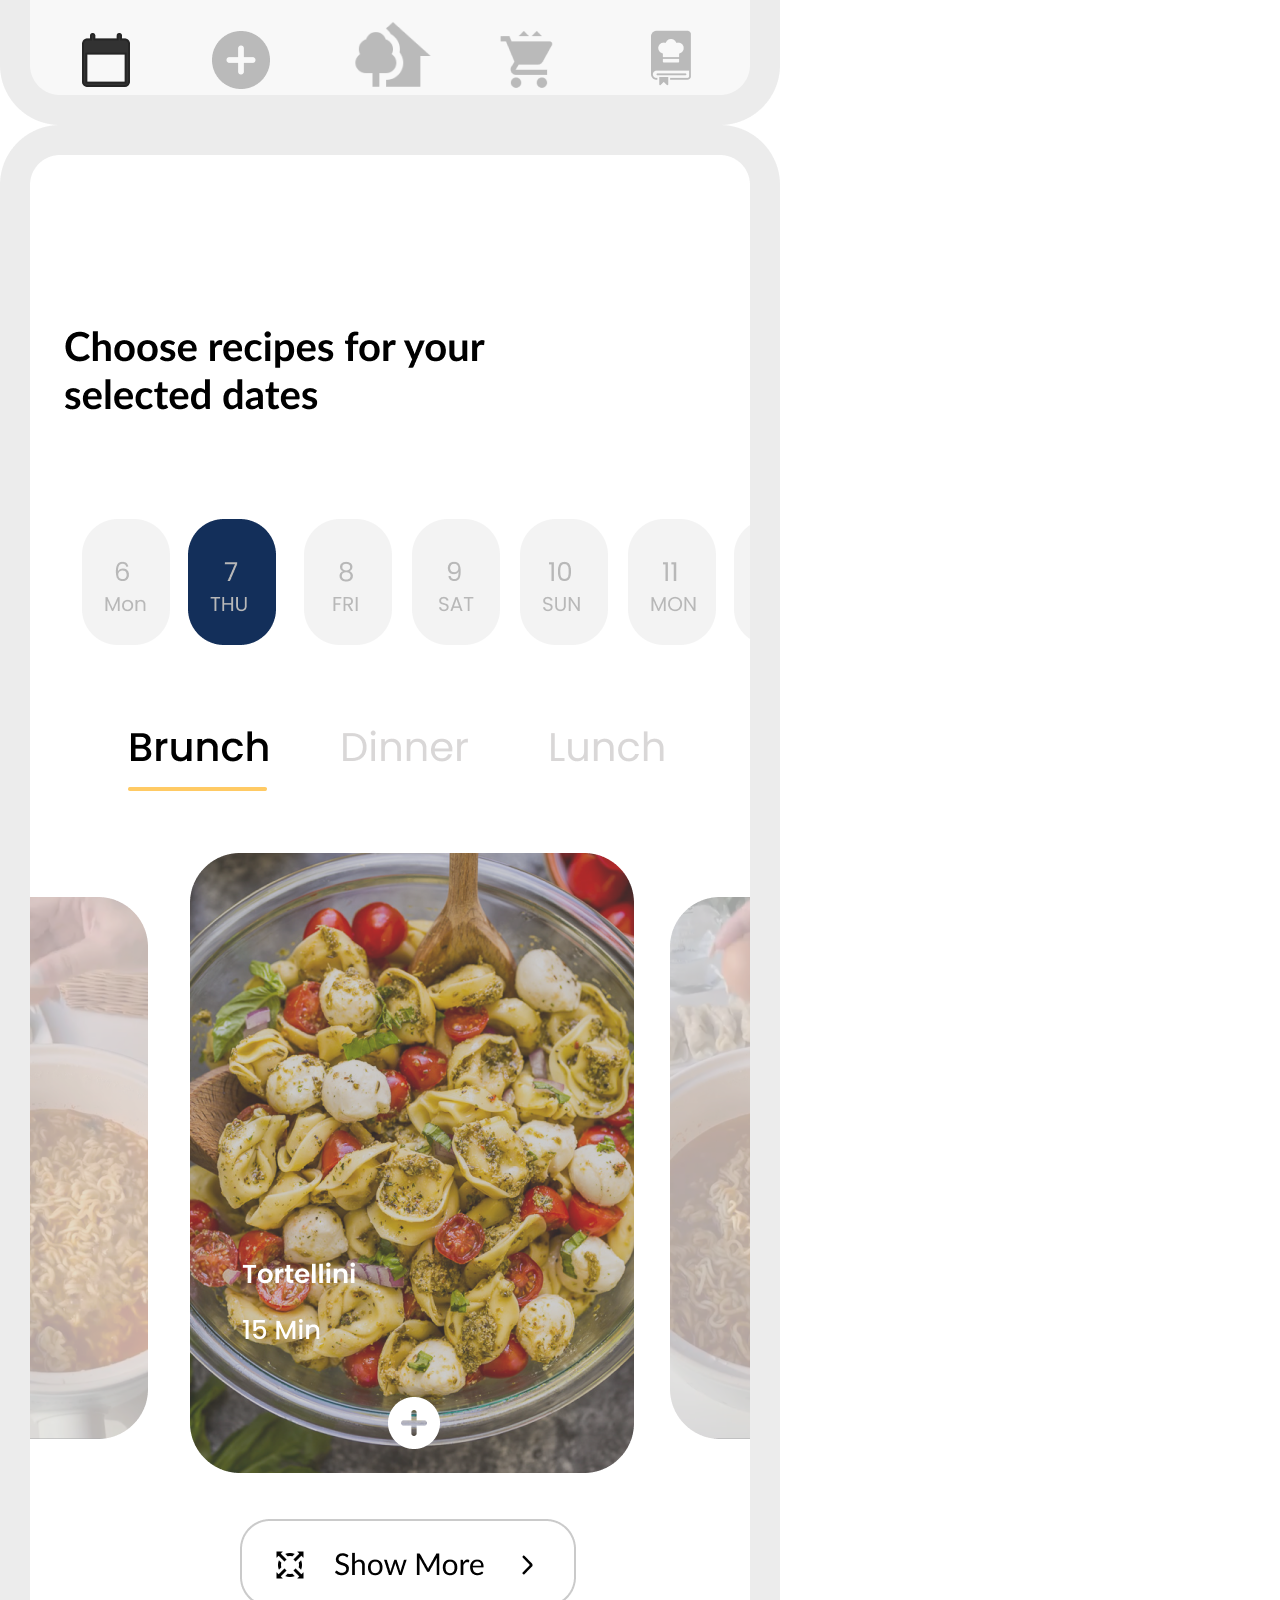
<file: project3.html>
<!DOCTYPE html>
<html lang="en">
  <head>
    <meta charset="utf-8" />
    <meta name="viewport" content="initial-scale=1, width=device-width" />
    <link rel="stylesheet" href="./index.css" />
    <link
      rel="stylesheet"
      href="https://fonts.googleapis.com/css2?family=Yeseva+One:wght@400&display=swap"
    />
    <link
      rel="stylesheet"
      href="https://fonts.googleapis.com/css2?family=Laila:wght@400&display=swap"
    />
    <link rel="preconnect" href="https://fonts.googleapis.com" />
    <link rel="preconnect" href="https://fonts.gstatic.com" crossorigin />
    <link
      href="https://fonts.googleapis.com/css2?family=Lato:ital,wght@0,100;0,300;0,400;0,700;0,900;1,100;1,300;1,400;1,700;1,900&display=swap"
      rel="stylesheet"
    />
    <link
      href="https://fonts.googleapis.com/css2?family=Poppins:ital,wght@0,100;0,200;0,300;0,400;0,500;0,600;0,700;0,800;0,900;1,100;1,200;1,300;1,400;1,500;1,600;1,700;1,800;1,900&display=swap"
      rel="stylesheet"
    />
  </head>
  <body>
    <div id="project3Top">
      <div id="topWords">
        <h1>Kari .V</h1>
        <a href="index.html#homePageMyWorks "
          ><p id="myWorksText">My Works</p></a
        >
      </div>
      <div id="project3TopContent">
        <div id="project3TopContentText">
          <h3>
            How can individuals with limited culinary and organizational skills
            be motivated to cook more at home?
          </h3>
          <p class="project1Description">
            In this project, I built a meal keeper mobile app concept to assist
            students who are frustrated by their inability to save money because
            of excessive spending on dining out.
          </p>
        </div>
        <img
          id="project3TopContentImg"
          src="docs/assets/images/prj3/prj3TopImage.png"
        />
      </div>
    </div>
    <div id="project3DesignProcess">
      <h2>Design Process</h2>
      <p class="project1Description">
        The design thinking process helped to keep organized and focused
      </p>
      <div>
        <h3>Empathize</h3>
        <ul>
          <li>Problem Statement</li>
          <li>User Research</li>
          <li>User Interviews</li>
        </ul>
      </div>
      <div>
        <h3>Define</h3>
        <ul>
          <li>User Personas</li>
          <li>User Needs</li>
          <li>User Painpoints</li>
        </ul>
      </div>
      <div>
        <h3>Ideate</h3>
        <ul>
          <li>Brainstorm</li>
          <li>Information Architecture</li>
          <li>Sketches</li>
        </ul>
      </div>
      <div>
        <h3>Prototype</h3>
        <ul>
          <li>Low Fidelity</li>
          <li>Visual Design</li>
          <li>Prototype</li>
        </ul>
      </div>
    </div>

    <!-- topsection------ ------ ------ ------ ------ ------ ------ ------ ------ ------ ------ ------ -->

    <div id="project3Section3">
      <h2>User Stories</h2>
      <p class="project1Description">
        After conducting qualitative research about potential user’s eating
        habits,<br />
        meal routines, and relationships with food, user stories were created.
      </p>
      <img
        id="project3Section3UserStoriesImg"
        src="docs/assets/images/prj3/UserStories.jpeg"
        alt="testemonials from happy users"
      />
      <h2>Style Guide</h2>
      <p class="project1Description">Brand Color</p>
      <div id="styleGuideColorsShowcase">
        <div style="background-color: #ffffff; border: 1px solid #000"></div>
        <div style="background-color: #ffe7b9"></div>
        <div style="background-color: #fbb93c"></div>
        <div style="background-color: #5ac3ed"></div>
        <div style="background-color: #132f5a"></div>
      </div>
      <p class="project1Description">Typography</p>
      <div id="project3TypographyBox">
        <div>
          <h1 class="Poppins">Poppins</h1>
          <h1>Lato</h1>
        </div>
        <div>
          <p class="Poppins bigLetters">Aa</p>
          <p class="project1Description">Headings</p>
          <p class="project1Description lightGray">25px / Bold</p>
          <p class="project1Description lightGray">20px / Semi Bold</p>
          <p class="project1Description lightGray">20px / Regular</p>
        </div>
        <div>
          <p class="bigLetters">Aa</p>
          <p class="project1Description">Body Copy</p>
          <p class="project1Description lightGray">20px / Regular</p>
        </div>
      </div>
      <h2>Wireframes</h2>
      <p class="project1Description">
        A first iteration of wire frames were created. In the final wire<br />
        frames, some details were changed based on feedback from users<br />
        during interviews.
      </p>
    </div>
    <div id="project3Section4">
      <img
        src="docs/assets/images/prj3/prj3WireFrameImgs/wireFrame1.png"
        alt=""
      />
      <img
        src="docs/assets/images/prj3/prj3WireFrameImgs/wireFrame2.png"
        alt=""
      />
      <img
        src="docs/assets/images/prj3/prj3WireFrameImgs/wireFrame3.png"
        alt=""
      />
      <img
        src="docs/assets/images/prj3/prj3WireFrameImgs/wireFrame4.png"
        alt=""
      />
      <img
        src="docs/assets/images/prj3/prj3WireFrameImgs/wireFrame5.png"
        alt=""
      />
    </div>

    <div id="project3Section5">
      <div id="project3Section5LeftSide">
        <img
          src="docs/assets/images/prj3/personilizationPics/personalization1.png"
          alt=""
        />
        <img
          src="docs/assets/images/prj3/personilizationPics/personalization2.png"
          alt=""
        />
      </div>
      <div id="project3Section5RightSide">
        <div>
          <h2>Personalization</h2>
          <p class="project1Description">
            When users have uploaded their recipes, the AI aspect<br />
            will tailor the recipe’s based on user preferences they<br />
            have set. For example, if a meal is too costly, the<br />
            ingredients can be replaced with a simpler and cheaper<br />
            option. Or if the user would like to add meat to their<br />
            meal a suggestion can be given.
          </p>
        </div>

        <div id="sideBySideImagesP3">
          <img
            src="docs/assets/images/prj3/personilizationPics/personalization3.png"
            alt=""
          />
          <img
            src="docs/assets/images/prj3/personilizationPics/personalization4.png"
            alt=""
          />
        </div>
        <div>
          <h2>Creating Meal Plan</h2>
          <p class="project1Description">
            Three meals are automatically suggested to the user, but<br />
            they have the option to expand their recipe options if<br />
            the suggestions aren’t good enough.
          </p>
        </div>
      </div>
    </div>

    <div id="project3Section6">
      <img
        src="docs/assets/images/prj3/prj3Section6/prj3Section6Img1.png"
        alt="meal plan shocase first image"
      />
      <img
        src="docs/assets/images/prj3/prj3Section6/prj3Section6Img2.png"
        alt="meal plan shocase second image"
      />
      <img
        src="docs/assets/images/prj3/prj3Section6/prj3Section6Img3.png"
        alt="meal plan shocase third image"
      />
      <img
        src="docs/assets/images/prj3/prj3Section6/prj3Section6Img4.png"
        alt="meal plan shocase fourth image"
      />
    </div>

    <div id="project3Section7">
      <div>
        <h2>A little bit of conversational help</h2>
        <p class="project1Description">
          No matter what time users go to the grocery store,<br />
          chatbot support will be available 24/7. Users can get<br />
          help with quick ingredient substitutions and alternate<br />
          meal suggestions.
        </p>
      </div>
      <div id="project3Section7Images">
        <img
          src="docs/assets/images/prj3/section7/prj3Section7Img1.png"
          alt="meal plan shocase first image"
        />
        <img
          src="docs/assets/images/prj3/section7/prj3Section7Img2.png"
          alt="meal plan shocase second image"
        />
        <img
          src="docs/assets/images/prj3/section7/prj3Section7Img3.png"
          alt="meal plan shocase third image"
        />
        <img
          src="docs/assets/images/prj3/section7/prj3Section7Img4.png"
          alt="meal plan shocase fourth image"
        />
      </div>
      <div>
        <p class="project1Heading">What can be done differently?</p>
        <p class="project1Description">
          • <b>Time constraints:</b> Due to the specific deadline of the masters
          project, I wasn’t <br />
          able to do much user testings after completing a prototype.
        </p>
        <p class="project1Description">
          • <b>Artificial Intelligence:</b> I would’ve liked to spend more time
          exploring this<br />
          aspect of the mobile app because I would like to see how integrating
          AI<br />
          enhances the user experience.
        </p>
      </div>
    </div>
    <a href="index.html#homePageMyWorks "
      ><p id="nextProjectText">My Works</p></a
    >
  </body>
</html>
</file>
<file: styles.css>
/* Base styles */
:root {
    --beige: #eeecec;
    --dark-gray: #333333;
    --light-gray: #8A8A8A;
  }
  
  * {
    margin: 0;
    padding: 0;
    box-sizing: border-box;
  }

  main {
    margin: 0 !important;
    padding: 0 !important;
    display: flex !important;
    flex-direction: column !important;
    gap: 0 !important;
}

  
  body {
    font-family: 'Noto Sans JP', sans-serif;
    background-color: var(--beige);
    color: var(--dark-gray);
    line-height: 1.7;
    font-weight: 300;
  }
  
  h1, h2, h3, h4, h5, h6 {
    font-weight: 300;
    letter-spacing: 0.025em;
  }
  
  a {
    text-decoration: none;
    color: inherit;
    transition: all 0.2s ease;
  }
  
  ul {
    list-style: none;
  }
  
  img {
    max-width: 100%;
    height: auto;
  }

  button,
.submit-btn,
.download-btn,
.project-link {
    border-radius: 8px; /* Adjust this value to your preference */
}
  
  /* Utility classes */
  .hidden {
    display: none;
  }
  
  .vertical-text {
    writing-mode: vertical-rl;
    text-orientation: mixed;
    position: absolute;
    top: 2rem;
    left: 2rem;
    font-size: 0.875rem;
    letter-spacing: 0.2em;
    color: var(--light-gray);
  }
  
  /* Navigation */
  .navbar {
    position: fixed;
    width: 100%;
    z-index: 50;
    padding: 1.5rem 2rem;
    background-color: rgba(229, 226, 222, 0.9);
    backdrop-filter: blur(4px);
  }
  
  .navbar-container {
    max-width: 1280px;
    margin: 0 auto;
    display: flex;
    justify-content: space-between;
    align-items: center;
  }
  
  .logo {
    font-size: 1.25rem;
    letter-spacing: 0.05em;
    color: var(--dark-gray);
  }
  
  .desktop-nav {
    display: none;
  }
  
  .nav-link {
    font-size: 0.875rem;
    letter-spacing: 0.05em;
    color: var(--light-gray);
    margin-left: 3rem;
  }
  
  .nav-link:hover {
    color: var(--dark-gray);
  }
  
  .mobile-menu-btn button {
    background: none;
    border: none;
    cursor: pointer;
    color: var(--dark-gray);
  }
  
  .mobile-nav {
    position: absolute;
    top: 100%;
    left: 0;
    right: 0;
    background-color: rgba(255, 255, 255, 0.9);
    backdrop-filter: blur(4px);
  }
  
  .mobile-nav-container {
    padding: 1.5rem;
    display: flex;
    flex-direction: column;
    gap: 1rem;
  }
  
  /* Hero Section */
  /*.hero {
    position: relative;
    min-height: 100vh;
    background-color: var(--beige);
    overflow: hidden;
  }*/
  .hero {
    position: relative;
    height: 60vh !important;  /* Reduced from 95vh to make section shorter */
    background-color: var(--beige);
    overflow: hidden;
    margin: 0 !important;
    padding: 0 !important;
    display: block !important;
}

.hero * {
  font-size: 16px;   /* Reset font size for hero content */
}
  
  .hero-container {
    max-width: 1280px;
    margin: 0 auto;
    padding: 0 1rem;
    padding-top: 8rem;
  }
  
  .hero-content {
    max-width: 48rem;
    position: relative;
    z-index: 10;
  }
  
  .hero-title {
    font-size: 3rem;
    font-weight: 300;
    letter-spacing: 0.05em;
    color: var(--dark-gray);
    margin-bottom: 2rem;
  }
  
  .hero-description {
    font-size: 1.125rem;
    color: var(--light-gray);
    max-width: 36rem;
  }
  
  /* Portfolio Section */
  .portfolio {
    padding: 0 1rem 8rem 1rem;
    margin: 0 !important;
    background-color: var(--beige);
}
/*
section.hero {
  background: red !important;
  margin: 0 !important;
  padding: 0 !important;
  display: block !important;
  height: 95vh !important;
}

section.portfolio {
  background: blue !important;
  margin: 0 !important;
  padding-top: 0 !important;
}
*/

.about-image {
  float: left;
  width: 300px;  /* adjust size as needed */
  height: auto;
  margin-right: 2rem;
  margin-bottom: 1rem;
  border-radius: 8px;  /* optional: for rounded corners */
}

.about-content {
  overflow: hidden;  /* ensures the container wraps around the floated image */
}

.video-container {
  border-radius: 12px; /* Adjust this value to match your desired roundness */
  overflow: hidden; /* This ensures the video doesn't overflow the rounded corners */
  position: relative;
  width: 100%;
  padding-bottom: 56.25%; /* 16:9 Aspect Ratio */
  margin: 2rem 0;
}

.video-container iframe {
  border-radius: 12px; /* Same value as container */
  position: absolute;
  top: 0;
  left: 0;
  width: 100%;
  height: 100%;
}
  .portfolio-container {
    max-width: 1280px;
    margin: 0 auto;
  }
  
  .section-title {
    font-size: 1.875rem;
    font-weight: 300;
    letter-spacing: 0.05em;
    color: var(--dark-gray);
    margin-bottom: 5rem;
  }
  
  .projects-grid {
    display: grid;
    grid-template-columns: 1fr;
    gap: 3rem;
  }
  
  .project-card {
    transition: all 0.3s ease;
  }
  
  .project-card:hover {
    transform: translateY(-5px);
  }
  
  .project-image-container {
    position: relative;
    overflow: hidden;
  }
  
  .project-image {
    width: 100%;
    height: 20rem;
    object-fit: cover;
    border-radius: 12px;
  }
  .project-image-container {
    border-radius: 11px;
    overflow: hidden; /* This ensures the image doesn't overflow the rounded corners */
}
  .project-year {
    position: absolute;
    top: 1rem;
    right: 1rem;
    font-size: 0.875rem;
    color: var(--light-gray);
  }
  
  .project-info {
    margin-top: 1.5rem;
  }
  
  .project-category {
    font-size: 0.875rem;
    color: var(--light-gray);
    margin-bottom: 0.5rem;
  }
  
  .project-title {
    font-size: 1.25rem;
    font-weight: 300;
    margin-bottom: 0.75rem;
    transition: color 0.2s ease;
  }
  
  .project-card:hover .project-title {
    color: var(--light-gray);
  }
  
  .project-description {
    font-size: 0.875rem;
    color: var(--light-gray);
    margin-bottom: 1rem;
  }
  
  .project-link {
    display: inline-flex;
    align-items: center;
    font-size: 0.875rem;
    color: var(--dark-gray);
    border-radius: 8px;
  }
  
  .project-link svg {
    margin-left: 0.5rem;
  }
  
  .project-link:hover {
    color: var(--light-gray);
  }
  
  /* About Section */
  .about {
    padding: 5rem 1rem;
    background-color: #f9fafb;
  }
  
  .about-container {
    max-width: 1280px;
    margin: 0 auto;
  }
  
  .about-content {
    max-width: 48rem;
    margin: 0 auto;
  }
  
  .about-text {
    color: var(--light-gray);
    margin-top: 2rem;
  }
  
  .about-intro {
    font-size: 1.125rem;
    margin-bottom: 1.5rem;
  }
  
  .location {
    display: flex;
    align-items: center;
    gap: 0.5rem;
    color: var(--light-gray);
    margin-bottom: 1.5rem;
  }
  
  .goals-section {
    margin-top: 3rem;
  }
  
  .goals-title {
    font-size: 1.5rem;
    font-weight: 300;
    color: var(--dark-gray);
    margin-bottom: 1.5rem;
  }
  
  .goals-grid {
    display: grid;
    grid-template-columns: 1fr;
    gap: 2rem;
    margin-top: 2rem;
  }
  
  .goals-card {
    background-color: white;
    padding: 1.5rem;
    border-radius: 0.5rem;
    box-shadow: 0 1px 3px rgba(0, 0, 0, 0.05);
  }
  
  .goals-category {
    font-size: 1.125rem;
    font-weight: 300;
    color: var(--dark-gray);
    margin-bottom: 1rem;
    text-transform: capitalize;
  }
  
  .goals-list li {
    position: relative;
    padding-left: 1rem;
    margin-bottom: 0.5rem;
  }
  
  .goals-list li::before {
    content: "";
    position: absolute;
    left: 0;
    top: 0.75rem;
    width: 0.375rem;
    height: 0.375rem;
    background-color: #d1d5db;
    border-radius: 50%;
  }
  
  /* Resume Section */
  .resume {
    padding: 5rem 1rem;
    background-color: #f9fafb;
    text-align: center;
  }
  
  .resume-container {
    max-width: 1280px;
    margin: 0 auto;
  }
  
  .download-btn {
    display: inline-flex;
    align-items: center;
    padding: 0.75rem 2rem;
    border: 2px solid var(--dark-gray);
    border-radius: 8px;
    font-size: 1rem;
    font-weight: 300;
    transition: all 0.3s ease;
  }
  
  .download-btn svg {
    margin-left: 0.5rem;
  }
  
  .download-btn:hover {
    background-color: var(--dark-gray);
    color: white;
  }
  
  /* Contact Section */
  .contact {
    padding: 5rem 1rem;
    background-color: white;
    text-align: center;
  }
  
  .contact-container {
    max-width: 1280px;
    margin: 0 auto;
  }
  
  .contact-description {
    color: var(--light-gray);
    margin-bottom: 3rem;
    max-width: 32rem;
    margin-left: auto;
    margin-right: auto;
  }
  
  .contact-form {
    max-width: 32rem;
    margin: 0 auto;
    text-align: left;
  }
  
  .form-fields {
    display: flex;
    flex-direction: column;
    gap: 1rem;
    margin-bottom: 1.5rem;
  }
  
  .form-input, .form-textarea {
    width: 100%;
    padding: 0.75rem 1rem;
    background-color: #f9fafb;
    border: none;
    outline: none;
    font-family: inherit;
    font-size: 1rem;
    color: var(--dark-gray);
  }
  
  .form-textarea {
    resize: none;
  }
  
  .form-submit {
    text-align: center;
  }
  
  .submit-btn {
    display: inline-flex;
    align-items: center;
    padding: 0.75rem 2rem;
    border: 2px solid var(--dark-gray);
    border-radius: 8px;
    background-color: transparent;
    font-size: 1rem;
    font-weight: 300;
    color: var(--dark-gray);
    cursor: pointer;
    transition: all 0.3s ease;
  }
  
  .submit-btn svg {
    margin-left: 0.5rem;
  }
  
  .submit-btn:hover {
    background-color: var(--dark-gray);
    color: white;
  }
  
  /* Footer */
  .footer {
    padding: 3rem 1rem;
    background-color: white;
  }
  
  .footer-container {
    max-width: 1280px;
    margin: 0 auto;
    display: flex;
    flex-direction: column;
    align-items: center;
    gap: 1.5rem;
  }
  
  .copyright {
    font-size: 0.875rem;
    color: var(--light-gray);
  }
  
  .social-links {
    display: flex;
    gap: 1.5rem;
  }
  
  .social-link {
    color: var(--light-gray);
    transition: color 0.2s ease;
  }
  
  .social-link:hover {
    color: var(--dark-gray);
  }
  
  .resume-link {
    display: flex;
    align-items: center;
    gap: 0.5rem;
  }
  
  .resume-link span {
    font-size: 0.875rem;
  }
  
  /* Media Queries */
  @media (min-width: 768px) {
    .desktop-nav {
      display: flex;
    }
    
    .mobile-menu-btn {
      display: none;
    }
    
    .projects-grid {
      grid-template-columns: repeat(2, 1fr);
    }
    
    .goals-grid {
      grid-template-columns: repeat(2, 1fr);
    }
    
    .footer-container {
      flex-direction: row;
      justify-content: space-between;
    }
  }
  
  @media (min-width: 1024px) {
    .projects-grid {
      grid-template-columns: repeat(3, 1fr);
    }
    
    .hero-title {
      font-size: 3.5rem;
    }
  }
  
  /* Smooth scrolling */
  html {
    scroll-behavior: smooth;
  }
</file>
<file: index.css>
/* 1. Use a more-intuitive box-sizing model */
*,
*::before,
*::after {
  box-sizing: border-box;
}
/* 2. Remove default margin */
* {
  margin: 0;
}
body {
  /* 3. Add accessible line-height */
  line-height: 1.5;
  /* 4. Improve text rendering */
  -webkit-font-smoothing: antialiased;
}
/* 5. Improve media defaults */
img,
picture,
video,
canvas,
svg {
  display: block;
  max-width: 100%;
}
/* 6. Inherit fonts for form controls */
input,
button,
textarea,
select {
  font: inherit;
}
/* 7. Avoid text overflows */
p,
h1,
h2,
h3,
h4,
h5,
h6 {
  overflow-wrap: break-word;
}
/* 8. Improve line wrapping */
p {
  text-wrap: pretty;
}
h1,
h2,
h3,
h4,
h5,
h6 {
  text-wrap: balance;
}
/*
  9. Create a root stacking context
*/
#root,
#__next {
  isolation: isolate;
}
body,
html {
  font-family: "Lato";
}

h1 {
  color: #000;
  font-family: "Lato", sans-serif;
  font-size: 3.125rem;
  font-weight: 700;
}
h2 {
  color: #000;
  font-size: 2.8125rem;
  font-weight: 700;
}

h3 {
  font-size: 2.8rem;
  font-weight: 700;
  margin-bottom: 1rem;
}

h5 {
  color: #000;

  font-size: 1.25rem;

  font-weight: 700;
}

/*  ----------------- ----------------- ----------------buddy-------------- ----------------- -------------------- */

/* styling for project pages footer */
.links {
  margin: 5rem auto 2rem; /* Top margin pushes it down */
  background-color: #fff7f8;
  padding: 1rem 2rem;
  border-radius: 6.25rem;
  box-shadow: 0 4px 6px rgba(0, 0, 0, 0.1);
  display: flex;
  gap: 2rem;
  border: 2px solid #f9dcda;
  justify-content: center;
  width: max-content; /* Prevent full-width stretching */
}

.links a {
  font-family: "Lato", sans-serif;
  font-size: 1.25rem; /* Matches portfolio card links */
  font-weight: 500;
  color: #3b1703; /* Dark brown from portfolio cards */
  transition: all 0.3s ease;
  padding: 0.5rem 1rem;
  border-radius: 2rem;
}

.links a:hover {
  color: #f16363 !important; /* Hover color from portfolio cards */
  background-color: rgba(249, 220, 218, 0.3); /* Light peach hover bg */
  transform: translateY(-2px);
}

/* Specific styling for external link icon */
.links a[target="_blank"]::after {
  content: "↗";
  font-size: 0.8em;
  margin-left: 0.3em;
  vertical-align: super;
}

.projectTitle {
  color: #000;
  font-size: 9.375rem;
  font-weight: 700;
  max-width: 70%;
}
.projectHeader {
  font-size: 2.8vw;
  font-weight: 700;
  margin-bottom: 1rem;
}
.projectDescription {
  font-size: 1.875rem;
  font-weight: 400;
  margin-top: 0px;
  flex: auto;
  margin-bottom: 5rem;
}

.projectTop {
  display: flex;
  flex-direction: column;
  align-items: center;
  justify-content: center;
  text-align: center;
  margin-bottom: 5rem;
}

#buddySection1 {
  padding-top: 5rem;
}

#buddyTopImages {
  display: flex;
  justify-content: center;
  gap: 5rem;
  margin-bottom: 5rem;
}

#buddyTopImages img {
  width: 100%;
  height: auto;
}
/* first projext css */
#buddyContentSection {
  display: flex;
  flex-direction: column;
  align-items: flex-start;
  padding-left: 19rem;
  padding-right: 13rem;
  background: #ffffff;
  margin-bottom: 4rem;
}

#goalsExtractedImages {
  display: flex;
  justify-content: space-between;
  align-items: center;
  gap: 6rem;
  margin-bottom: 5rem;
}

#goalsExtractedImages div {
  width: 25.1875rem;
  height: 34.3125rem;
  border-radius: 1rem;
  display: flex;
  align-items: center;
  justify-content: center;
}

#goalsExtractedImages1 {
  background-color: #f9dcda;
}

#goalsExtractedImages2 {
  background-color: #fff0d8;
}

#goalsExtractedImages img {
  width: 12rem;
  height: auto;
}

#buddyGamificationSection {
  display: flex;
  justify-content: space-between;
  margin-bottom: 5rem;
  width: 100%;
}

#buddyGamificationSectionLeft {
  flex: 1;
  display: flex;
  flex-direction: column;
  justify-content: space-around;
  align-items: center;
  gap: 2rem;
}

#buddyGamificationSectionLeft div {
  width: 19.6875rem;
  height: 22.125rem;
  border-radius: 1rem;
  display: flex;
  align-items: center;
  justify-content: center;
}

#buddyGamificationSectionLeft img {
  width: 12rem;
  height: auto;
}

#buddyGamificationSectionRight {
  flex: 1;
  display: flex;
  flex-direction: column;
  gap: 2rem;
}

#buddyGamificationSectionRight div {
  width: 25.1875rem;
  height: 34.3125rem;
  border-radius: 1rem;
  display: flex;
  align-items: center;
  justify-content: center;
}

#buddyGamificationSectionRight img {
  width: 13.8125rem;
  height: 29.0625rem;
  border-radius: 0.9375rem;
  border: 5px solid #000;
}
#buddyvideo {
  width: 13.8125rem;
  height: 29.0625rem;
  border-radius: 0.9375rem;
  border: 5px solid #000;
}

#buddyGamificationSectionLeft div:nth-child(1) {
  background-color: #fff0d8; /* First div background color */
}

#buddyGamificationSectionLeft div:nth-child(2) {
  background-color: #fdf1f0; /* First div background color */
}

#buddyGamificationSectionLeft div:nth-child(3) {
  background-color: #f9dcda; /* First div background color */
}

#buddyGamificationSectionRight div:nth-child(1) {
  background-color: #fdf1f0; /* Second div background color */
}

#buddyGamificationSectionRight div:nth-child(2) {
  background-color: #ffeed8; /* Third div background color */
}

#personDataImage {
  align-self: center;
  width: 55vw;
  flex: auto;
  margin-bottom: 5rem;
}

#buddyBottomBigImage {
  width: 100%;
  height: auto;
  margin-bottom: 5rem;
}

/*-------------------------------------------------- mamas css------------------------------------------------------- */

#mamasSection1 {
  padding-top: 5rem;
}

#mamasTopMedia {
  display: flex;
  align-items: center;
  margin-inline: 12rem;
  gap: 12rem;
}

#mamasTopMedia > div:first-child {
  flex: 3;
}

#mamasTopMedia > div:nth-child(2) {
  flex: 1;
}

#mamasTopMedia img {
  width: 100%;
  height: auto;
}
/*---------------------mamassection 2----------------------- */

#mamasDesignProcess {
  display: flex;
  background: #fbfbfb;
  flex-direction: column;
  justify-content: space-between;
  align-items: center;
  margin-bottom: 5rem;
  padding-top: 5rem;
  padding-bottom: 3rem;
}

#mamasDesignProcess:first-child {
  margin-inline: 12rem;
}
#mamasDesignProcessSquaresContainer {
  display: flex;

  gap: 2rem;
  margin-bottom: 5rem;
}

#mamasDesignProcessSquaresContainer div {
  background: #fce0ab;
  border-radius: 1rem;
  flex: 1;
  padding-top: 0.5rem;
  padding-left: 2.5rem;
  padding-bottom: 2rem;
  padding-right: 2.5rem;
}

#mamasDesignProcessSquaresContainer div ul {
  list-style-type: none;
  padding-inline-start: 0;
  font-size: 1rem;
}
#mamasDesignProcessSquaresContainer div ul li {
  font-size: 1.5rem;
}
/*---------------------mamas user stores section---------------------- */

#mamasUserStories {
  display: flex;
  flex-direction: column;
  align-items: center;
  background: #ffffff;
  margin-bottom: 5rem;
  margin-inline: 12rem;
}

#mamasUserStories img {
  width: 100%;
  height: auto;
}

#mamasWireframesShowcase {
  background-color: #f9dcda;
  display: flex;
  align-items: center;
  padding-block: 6rem;
  padding-inline: 5rem;
  gap: 2rem;
}

#mamasWireframesShowcase div {
  flex: 1;
}

#mamasWireframesShowcase img {
  width: 100%;
  height: auto;
}

/*---------------------mamas bottomest section---------------------- */
#mamasBottomSection {
  margin-inline: 12rem;
  margin-top: 5rem;
}
#mamasBottomSectionUpper {
  display: flex;
  gap: 5rem;
}
#mamasBottomSectionUpper > div:nth-child(1) {
  flex: 1;
  display: flex;
  flex-direction: column;
  justify-content: end;
  gap: 3rem;
}
#mamasBottomSectionUpper > div:nth-child(2) {
  flex: 2;
  display: flex;
  flex-direction: column;
  justify-content: space-between;
  gap: 4rem;
}

/* remove the bottom margins from the paragraphs to make less confusing */
#mamasBottomSectionUpper > div:nth-child(2) p {
  margin-bottom: 0;
  padding-bottom: 0;
}

#mamasBottomSectionUpperRightImages {
  display: flex;
  gap: 4rem;
}
/* #mamasBottomSectionUpperRightImages div {
} */

#mamasBottomSectionMiddle {
  display: flex;
  justify-content: space-between;
  align-items: center;
  margin-top: 3rem;
  gap: 3rem;
  margin-bottom: 5rem;
}

#mamasBottomSectionMiddle div {
  flex: 1;
}

#mamasBottomSectionBottomImages {
  display: flex;
  justify-content: space-between;
  align-items: center;
  gap: 3rem;
}
#mamasBottomSectionBottomImages div {
  flex: 1;
}
/*---------------------mamas done takko takko next--------------------------------------------------------------- */

#takkoContainer {
  display: flex;
  flex-direction: column;
  align-items: center;
}
#takkoWebsiteShowcaseVideoContainer {
  display: flex;
  margin-inline: 12rem;
  border: 29px solid #afaaaa46;
  border-radius: 5rem;
  margin-bottom: 5rem;
}

#takkoWebsiteShowcaseVideoContainer video {
  flex: 1;
  border-radius: 2rem;
}

.takkoText {
  margin-inline: 12rem;
  margin-bottom: 5rem;
}
#takkoWebsiteShowcaseIframeContainer {
  display: flex;
  margin-bottom: 5rem;
  width: 80%;
}

#takkoWebsiteShowcaseIframeContainer iframe {
  flex: 1;
  width: 100%;
  height: auto;
}

#takkoInteractiveGameImageContainer {
  display: flex;
  justify-content: center;
  margin-bottom: 5rem;
  margin-inline: 12rem;
}

#takkoInteractiveGameImageContainer img {
  width: 100%;
  height: auto;
  flex: 1;
}

/*---------------------home page redo----     ----------------------------------------------------------- */

#homePage {
  background: url("docs/assets/images/homePage/home/homePaheBackround.png") 0%
      0% / 500px 500px repeat,
    #ffe7e5;
}
.homePageSection1 {
  height: 100vh;
  padding-top: 5rem;
}
#navBar {
  border-radius: 6.25rem;
  background: #fff7f8;
  display: flex;
  min-width: 400px;
  margin-inline: 30rem;
  margin-bottom: 10rem;
  justify-content: space-between;
}
#navBar button {
  font-size: 1.875rem;
  background: #fff7f8;
  border: none;
  padding: 0.5rem 2rem;
  border-radius: 6.25rem;
}

.navBarProject {
  border-radius: 6.25rem;
  background: #fff7f8;
  display: flex;
  min-width: 400px;
  margin-inline: 30rem;
  margin-bottom: 3rem;
  justify-content: space-between;
}
.navBarProject button {
  flex: 1;
  font-size: 1.875rem;
  background: #fff7f8;
  border: none;
  padding: 0.5rem 2rem;
  border-radius: 6.25rem;
}

#HomePageHomeTop {
  padding-inline: 24rem;
  color: #301c16;
  font-family: "Lato";
  font-size: clamp(2rem, 6.5vw, 6.25rem);
  font-weight: 500;
  min-width: 200px;
}

#homePageSection2 {
  display: flex;
  flex-direction: column;
  justify-content: center;
  align-items: center;
  padding-top: 8rem;
  padding-bottom: 10rem;
  background: #fffcfb;
}

#portfolioCardTitle h2 {
  margin-bottom: 4rem;
}

#portfolioCardContainer {
  display: flex;
  justify-content: center;
  gap: 2rem; /* Add gap between cards */
  padding: 0 6rem; /* Add padding to the container */
}
.portfolioCard {
  display: flex;
  flex-direction: column;
  flex: 1;
  background: #fdf1f0;
  box-shadow: 0 4px 6px rgba(0, 0, 0, 0.1);
  transition: transform 0.3s ease, box-shadow 0.3s ease;
  padding-inline: 2.5rem;
  padding-block: 2rem;
  border-radius: 1rem;
}

.portfolioCardImageContainer {
  margin-bottom: 2rem;
  margin-inline: auto;
  /* Set a specific width for the image container */
}

.portfolioCardTextContainer {
  margin-bottom: 4rem;
}
.portfolioCard img {
  max-width: 150px;
  height: auto;
  border-radius: 1rem;
  align-self: center;
  /* margin-bottom: 1.5rem; */
}
.portfolioCard h5 {
  color: #3b1703;
  margin-bottom: 0.5rem;
}
.portfolioCard p {
  color: #3b1703;
  font-size: 1.25rem;
  font-style: normal;
  font-weight: 500;
}
.portfolioCard a {
  margin-top: auto;
  color: #3b1703;
  font-size: 1.25rem;
  font-style: normal;
  font-weight: 600;
}

.portfolioCard a:hover {
  color: #f16363; /* Change text color on hover */
}

.portfolioCard:hover {
  transform: translateY(-5px);
  box-shadow: 0 8px 10px rgba(0, 0, 0, 0.15);
}

/*---------------------home page about section--------------------------------------------------------------- */
#homePageAboutTop {
  display: flex;
  color: #301c16;
  font-size: 2.5rem;
  font-weight: 400;
  margin-inline: 6rem;
  align-items: center;
  justify-content: center;
}

#homePageAboutTop h1 {
  font-size: 6.25rem;
  font-weight: 400;
}
#homePageAboutTop img {
  width: 69%;
  height: auto;
  border-radius: 15rem;
}
#homePageAboutTopLeft {
  flex: 1;
  display: flex;
  justify-content: center;
}
#homePageAboutTopRight {
  flex: 1;
}

#homePageHomeSection2 {
  background: #fffcfb;
  display: flex;
  flex-direction: column;
  align-content: center;
  padding-top: 8rem;
  padding-inline: 13rem;
  padding-bottom: 8rem;
}

#homePageHomeSection2 p {
  color: #301c16;

  font-size: 2.5rem;
  font-weight: 400;
}

#homePageHomeSection2Video {
  width: 45.4375rem;
  height: 26.9375rem;
  margin-top: 5rem;
  margin-bottom: 5rem;
}

#homePageHomeSection2SidebysideImages {
  display: flex;
  margin-top: 3rem;
  margin-bottom: 3.5rem;
  gap: 5rem;
}
#homePageHomeSection2SidebysideImagesLeft {
  flex: 1;
}
#homePageHomeSection2SidebysideImagesLeft img {
  width: 100%;
  height: auto;
}
#homePageHomeSection2SidebysideImagesRight {
  flex: 1;
}

#homePageHomeSection2SidebysideImagesRight img {
  width: 100%;
  height: auto;
}

.compltedGoal {
  text-decoration: line-through;
}

/* set img elements to display: block; width: 100%;
 height: auto; as a global default 
 Then I use the parent element to constrain that and dictate the size*/

/* CV Page Specific Styles */
.cv-container {
  background: #fff7f8;
  padding: 5rem 0;
}

.pdf-viewer-container {
  max-width: 1200px;
  margin: 3rem auto;
  height: 90vh;
  border-radius: 1.5rem;
  box-shadow: 0 10px 30px rgba(0, 0, 0, 0.1);
  background: white;
  position: relative;
}
</file>
